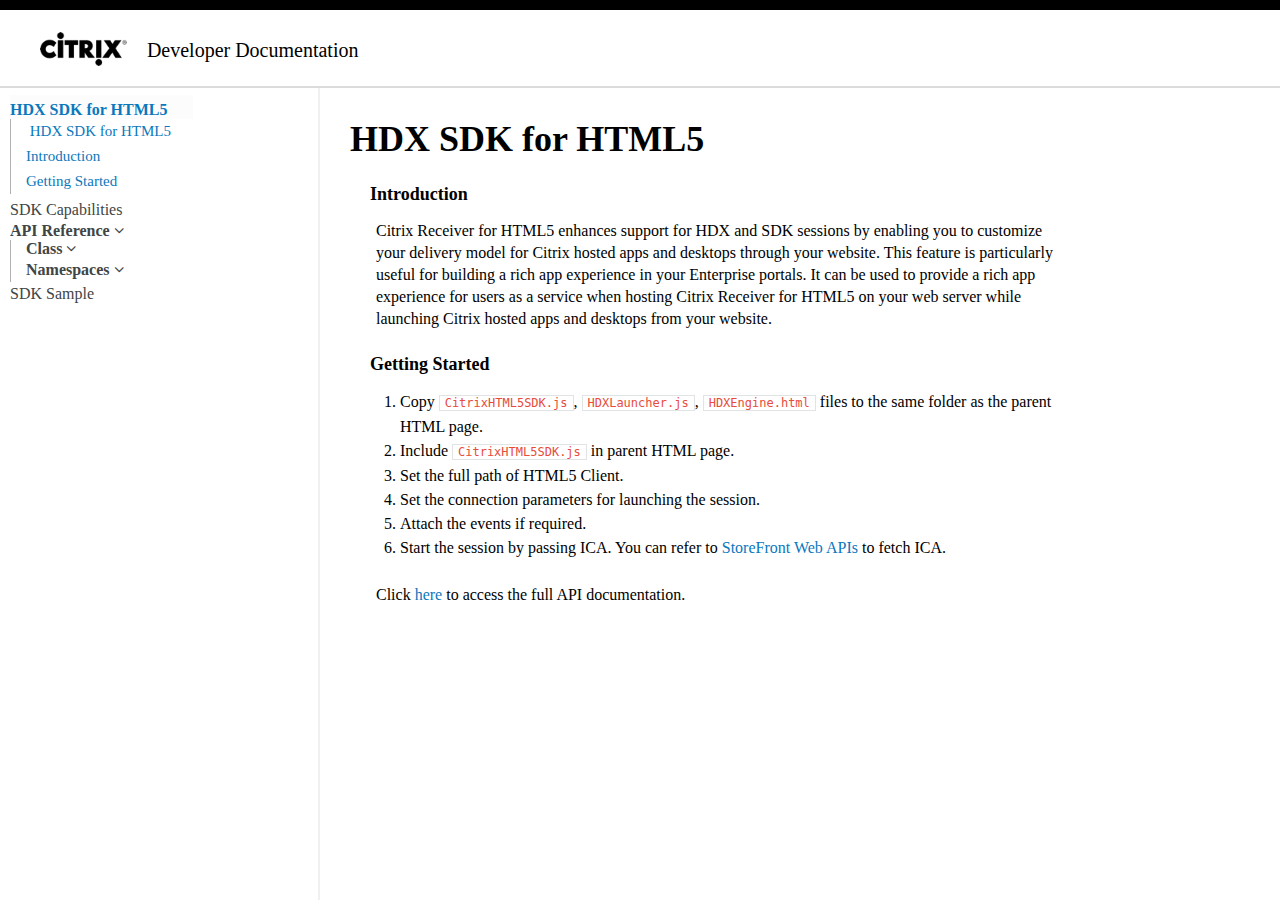
<file: site/index.html>
<!DOCTYPE html>
<!--[if IE 8]><html class="no-js lt-ie9" lang="en" > <![endif]-->
<!--[if gt IE 8]><!-->
<html class="no-js" lang="en">
  <!--<![endif]-->

  <head>
    <meta charset="utf-8">
    <meta name="viewport" content="width=device-width, initial-scale=1.0"> 
    <meta name="description" content="Reference guide for Citrix HTML5 Receiver SDK">  
    <title>Citrix HTML5 Receiver SDK</title>
     
    <link rel="shortcut icon" href="
https://www.citrix.com/etc/designs/citrix/icon-favicon.png"> 
    <link href='https://fonts.googleapis.com/css?family=Lato:400,700|Roboto+Slab:400,700|Inconsolata:400,700' rel='stylesheet' type='text/css'>

    <link rel="stylesheet" href="./css/theme.css" type="text/css" />
    <link rel="stylesheet" href="./css/theme_extra.css" type="text/css" />
    <link rel="stylesheet" href="./css/highlight.css">
    <link rel="stylesheet" href="./css/override.css" type="text/css" />
    <link rel="stylesheet" href="./css/font-awesome.css" type="text/css" /> 
    <script>
      // Current page data
      var mkdocs_page_name = "None";
      var mkdocs_page_input_path = "index.md";
      var mkdocs_page_url = "/";

    </script>
    
    <script src="./js/jquery-2.1.1.min.js"></script>
    <script src="./js/modernizr-2.8.3.min.js"></script>
    <script type="text/javascript" src="./js/highlight.pack.js"></script>
    <script src="./js/theme.js"></script>
    <script src="./js/custom.js"></script>  
  </head>

  <body class="wy-body-for-nav" role="document">

    <div class="header-top">
      
        <div class="header-top-left">
          <a href="http://citrix.github.io" class="logo-position"><img height="60" src="./img/citrixlogoblack.png" target="_blank" class="logo-citrix"><span style="color:#000;font-size: 20px;position: relative;top:4px;left:20px;">Developer Documentation</span></a>
        </div>
        <div class="header-top-right">
          <ul>

            <form id="rtd-search-form" class="wy-form" action="./search.html" method="get">
             <ul class="header-elements">
              <li class="list-inline support">
                <input name="q" id="txtName" type="text" placeholder="Search SDKs" class="searchdocs">
                <a class="fa fa-search errspan"></a>
              </li>
             <li> <a href="javascript:void(0);" style="font-size: 22px;position: relative;left: -10px;top: 3px"><i class="fa fa-globe"></i></a></li>
             </ul>
            </form>

          </ul>

        </div>
      
    </div>
    <div class="body">
      <div class="wy-grid-for-nav">

        
        <nav data-toggle="wy-nav-shift" class="wy-nav-side stickynav">
          <div class="wy-side-nav-search">
            <div role="search">
  <form id ="rtd-search-form" class="wy-form" action="./search.html" method="get">
	<i class="fa fa-search"></i>
    <input type="text" name="q" placeholder="Search docs" />
  </form>
</div>
          </div>

          <div class="wy-menu wy-menu-vertical" data-spy="affix" role="navigation" aria-label="main navigation">
            <ul class="current">
              
              
    <li class="toctree-l1 current">
        <a class="toctree-l1-a current" href=".">HDX SDK for HTML5</a>
		
            <ul style="margin-left: 0px;padding-left:15px;border-left: 1px solid #b2b2b2;">
            
                <li class="toctree-l3"><a href="#hdx-sdk-for-html5" style="padding:0px;position: relative;">&nbsp;HDX SDK for HTML5</a></li>
                
                    <li><a class="toctree-l4" href="#introduction" style="padding:0px;position: relative;">Introduction</a></li>
                
                    <li><a class="toctree-l4" href="#getting-started" style="padding:0px;position: relative;">Getting Started</a></li>
                
            
            </ul>
        
    </li>

			  
              
    <li class="toctree-l1 ">
        <a class="toctree-l1-a " href="capabilities/">SDK Capabilities</a>
		
    </li>

			  
              
    <li><span style="font-size: 16px;padding-left: 0px;">API Reference <i class="faexp fa fa-angle-down" aria-hidden="true"></i></span></li>
    <ul class="subnav" style="margin-left: 0px;padding-left:15px;border-left: 1px solid #b2b2b2;">
        
            
    <li><span style="font-size: 16px;padding-left: 0px;">Class <i class="faexp fa fa-angle-down" aria-hidden="true"></i></span></li>
    <ul class="subnav" style="margin-left: 0px;padding-left:15px;border-left: 1px solid #b2b2b2;">
        
            
    <li class="toctree-l1 ">
        <a class="toctree-l1-a " href="ReceiverError/">ReceiverError</a>
		
    </li>

        
            
    <li class="toctree-l1 ">
        <a class="toctree-l1-a " href="session/">Session</a>
		
    </li>

        
    </ul>

        
            
    <li><span style="font-size: 16px;padding-left: 0px;">Namespaces <i class="faexp fa fa-angle-down" aria-hidden="true"></i></span></li>
    <ul class="subnav" style="margin-left: 0px;padding-left:15px;border-left: 1px solid #b2b2b2;">
        
            
    <li class="toctree-l1 ">
        <a class="toctree-l1-a " href="citrix-receiver/">Receiver</a>
		
    </li>

        
    </ul>

        
            
    <li class="toctree-l1 ">
        <a class="toctree-l1-a " href="global/">Global</a>
		
    </li>

        
    </ul>

			  
              
    <li class="toctree-l1 ">
        <a class="toctree-l1-a " href="sample/">SDK Sample</a>
		
    </li>

			  
            </ul>
          </div>
          &nbsp;
        </nav>

        <section data-toggle="wy-nav-shift" class="wy-nav-content-wrap">

           
          <div class="wy-nav-content">
            <div class="rst-content">
              <!-- <div role="navigation" aria-label="breadcrumbs navigation">
  <ul class="wy-breadcrumbs">
    <li><a href=".">Docs</a> &raquo;</li>
    
      
    
    <li>HDX SDK for HTML5</li>
    <li class="wy-breadcrumbs-aside">
      
    </li>
  </ul>
  <hr/>
</div> -->
              <div role="main">
                <div class="section">
                <div class="file-format">
                 <div class="leftAlign" style="float: left;visibility: hidden;">
                  </div>
                  <div class="rightAlign" style="float: right;">
                      <span>Download full document:</span>
                      <ul class="file-types">
                        <li><a style="border: 1px solid #EE3D24;padding: 5px;font-size: 11px;color: #EE3D24;border-radius: 5px;font-weight: 700">PDF</a></li>
                        <li><a style="border: 1px solid #2A579A;padding: 5px;font-size: 11px;color: #2A579A;border-radius: 5px;font-weight: 700">DOCX</a></li>
                        <li><a style="border: 1px solid #495164;padding: 5px;font-size: 11px;color: #495164;border-radius: 5px;font-weight: 700">EMAIL</a></li>
                        <li><a style="border: 1px solid #495164;padding: 5px;font-size: 11px;color: #495164;border-radius: 5px;font-weight: 700">PRINT</a></li>
                      </ul>
                  </div>
                  </div>
                   <h1 id="hdx-sdk-for-html5"><a class="toclink" href="#hdx-sdk-for-html5">HDX SDK for HTML5</a></h1>
<h2 id="introduction"><a class="toclink" href="#introduction">Introduction</a></h2>
<p>Citrix Receiver for HTML5 enhances support for HDX and SDK sessions by enabling you to customize your delivery model for Citrix hosted apps and desktops through your website. This feature is particularly useful for building a rich app experience in your Enterprise portals. It can be used to provide a rich app experience for users as a service when hosting Citrix Receiver for HTML5 on your web server while launching Citrix hosted apps and desktops from your website.</p>
<h2 id="getting-started"><a class="toclink" href="#getting-started">Getting Started</a></h2>
<ol>
<li>Copy <code>CitrixHTML5SDK.js</code>, <code>HDXLauncher.js</code>, <code>HDXEngine.html</code> files to the
    same folder as the parent HTML page.</li>
<li>Include <code>CitrixHTML5SDK.js</code> in parent HTML page.</li>
<li>Set the full path of HTML5 Client.</li>
<li>Set the connection parameters for launching the session.</li>
<li>Attach the events if required.</li>
<li>Start the session by passing ICA. You can refer to <a href="https://www.citrix.com/downloads/storefront-web-interface/sdks/storefront-services-api-30.html">StoreFront Web APIs</a> to fetch ICA.</li>
</ol>
<p>Click <a href="./citrix-receiver">here</a> to access the full API documentation.</p> 

                </div>
              </div>

            </div>
          </div>

        </section>

      </div>
    </div>
    <!--<div class="rst-versions" role="note" style="cursor: pointer">
    <span class="rst-current-version" data-toggle="rst-current-version">
      
      
      
        <span class="next"><a href="capabilities/">Next <i class="fa fa-angle-right"></i></a></span>
      
    </span>
	<div class="footer-right">
		<ul class="social-links">
			<li class="list-inline"><a href="https://twitter.com/citrix"><i class="fa fa-twitter"></i>@citrix</a></li>
			<li class="list-inline"><a href="mailto:support@citrix.com"><i class="fa fa-envelope-o"></i>support@citrix.com</a></li>
		</ul>
		<ul class="inner-pages">
			<li class="list-inline"><a href="http://citrix.com/about/legal">Privacy and Terms</li>
		</ul>
	</div>
</div>-->

  </body>

</html>

<!--
MkDocs version : 0.16.1
Build Date UTC : 2017-05-11 11:19:47
-->
</file>
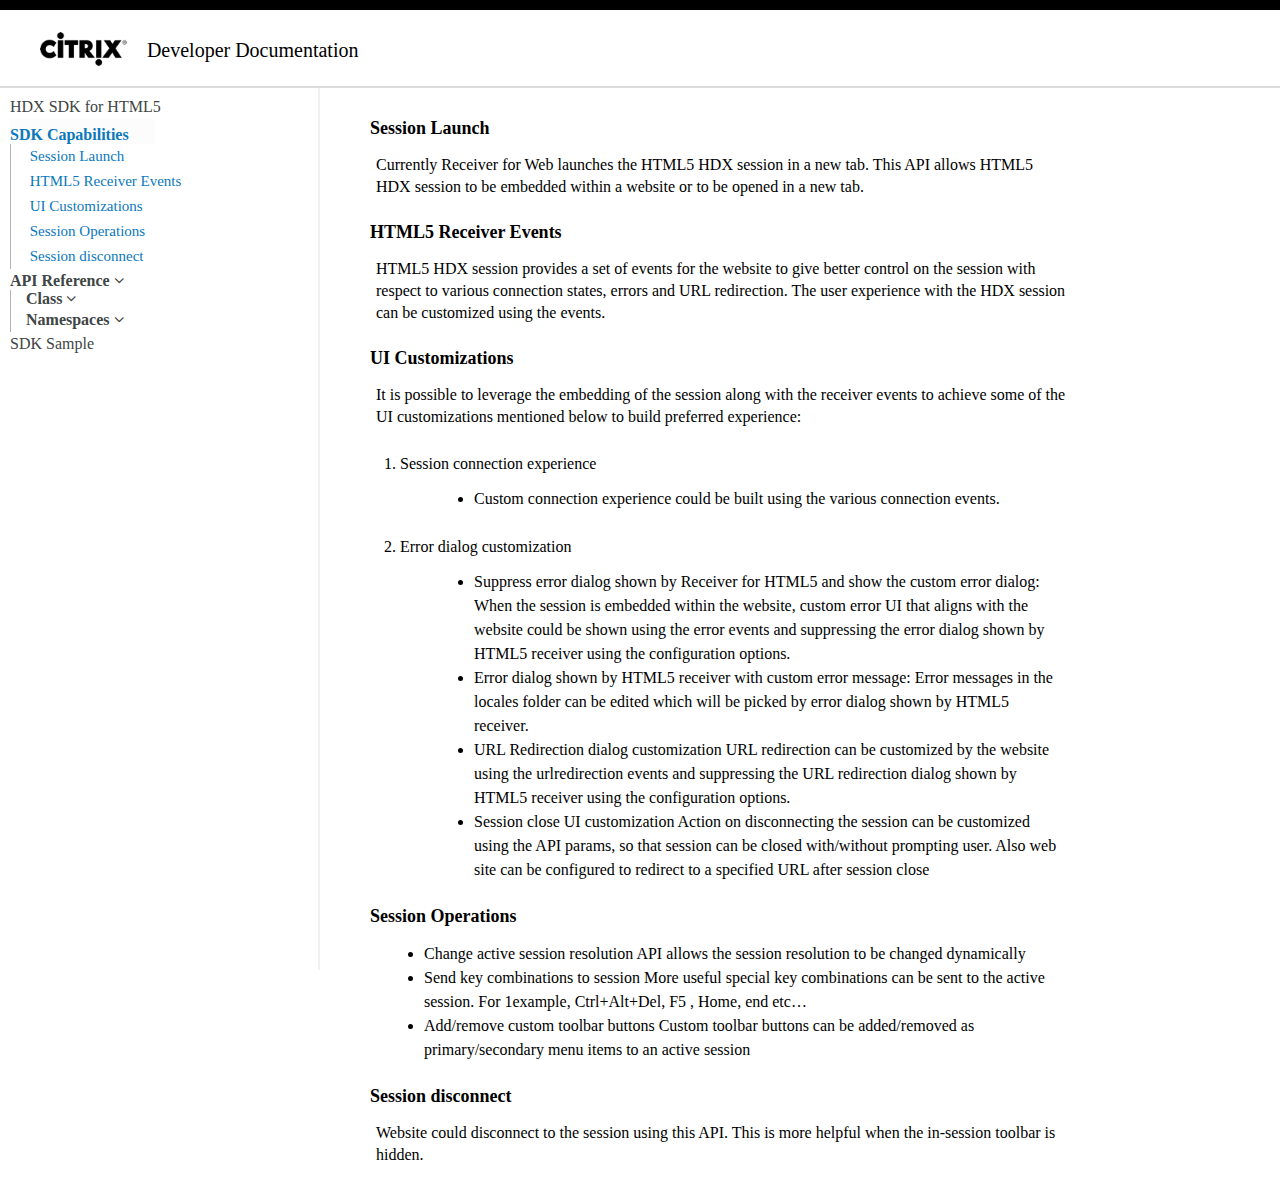
<file: site/capabilities/index.html>
<!DOCTYPE html>
<!--[if IE 8]><html class="no-js lt-ie9" lang="en" > <![endif]-->
<!--[if gt IE 8]><!-->
<html class="no-js" lang="en">
  <!--<![endif]-->

  <head>
    <meta charset="utf-8">
    <meta name="viewport" content="width=device-width, initial-scale=1.0">   
    <title>SDK Capabilities - Citrix HTML5 Receiver SDK</title>
     
    <link rel="shortcut icon" href="
https://www.citrix.com/etc/designs/citrix/icon-favicon.png"> 
    <link href='https://fonts.googleapis.com/css?family=Lato:400,700|Roboto+Slab:400,700|Inconsolata:400,700' rel='stylesheet' type='text/css'>

    <link rel="stylesheet" href="../css/theme.css" type="text/css" />
    <link rel="stylesheet" href="../css/theme_extra.css" type="text/css" />
    <link rel="stylesheet" href="../css/highlight.css">
    <link rel="stylesheet" href="../css/override.css" type="text/css" />
    <link rel="stylesheet" href="../css/font-awesome.css" type="text/css" /> 
    <script>
      // Current page data
      var mkdocs_page_name = "SDK Capabilities";
      var mkdocs_page_input_path = "capabilities.md";
      var mkdocs_page_url = "/capabilities/";

    </script>
    
    <script src="../js/jquery-2.1.1.min.js"></script>
    <script src="../js/modernizr-2.8.3.min.js"></script>
    <script type="text/javascript" src="../js/highlight.pack.js"></script>
    <script src="../js/theme.js"></script>
    <script src="../js/custom.js"></script>  
  </head>

  <body class="wy-body-for-nav" role="document">

    <div class="header-top">
      
        <div class="header-top-left">
          <a href="http://citrix.github.io" class="logo-position"><img height="60" src="../img/citrixlogoblack.png" target="_blank" class="logo-citrix"><span style="color:#000;font-size: 20px;position: relative;top:4px;left:20px;">Developer Documentation</span></a>
        </div>
        <div class="header-top-right">
          <ul>

            <form id="rtd-search-form" class="wy-form" action="../search.html" method="get">
             <ul class="header-elements">
              <li class="list-inline support">
                <input name="q" id="txtName" type="text" placeholder="Search SDKs" class="searchdocs">
                <a class="fa fa-search errspan"></a>
              </li>
             <li> <a href="javascript:void(0);" style="font-size: 22px;position: relative;left: -10px;top: 3px"><i class="fa fa-globe"></i></a></li>
             </ul>
            </form>

          </ul>

        </div>
      
    </div>
    <div class="body">
      <div class="wy-grid-for-nav">

        
        <nav data-toggle="wy-nav-shift" class="wy-nav-side stickynav">
          <div class="wy-side-nav-search">
            <div role="search">
  <form id ="rtd-search-form" class="wy-form" action="../search.html" method="get">
	<i class="fa fa-search"></i>
    <input type="text" name="q" placeholder="Search docs" />
  </form>
</div>
          </div>

          <div class="wy-menu wy-menu-vertical" data-spy="affix" role="navigation" aria-label="main navigation">
            <ul class="current">
              
              
    <li class="toctree-l1 ">
        <a class="toctree-l1-a " href="..">HDX SDK for HTML5</a>
		
    </li>

			  
              
    <li class="toctree-l1 current">
        <a class="toctree-l1-a current" href="./">SDK Capabilities</a>
		
            <ul style="margin-left: 0px;padding-left:15px;border-left: 1px solid #b2b2b2;">
            
                <li class="toctree-l3"><a href="#session-launch" style="padding:0px;position: relative;">&nbsp;Session Launch</a></li>
                
            
                <li class="toctree-l3"><a href="#html5-receiver-events" style="padding:0px;position: relative;">&nbsp;HTML5 Receiver Events</a></li>
                
            
                <li class="toctree-l3"><a href="#ui-customizations" style="padding:0px;position: relative;">&nbsp;UI Customizations</a></li>
                
            
                <li class="toctree-l3"><a href="#session-operations" style="padding:0px;position: relative;">&nbsp;Session Operations</a></li>
                
            
                <li class="toctree-l3"><a href="#session-disconnect" style="padding:0px;position: relative;">&nbsp;Session disconnect</a></li>
                
            
            </ul>
        
    </li>

			  
              
    <li><span style="font-size: 16px;padding-left: 0px;">API Reference <i class="faexp fa fa-angle-down" aria-hidden="true"></i></span></li>
    <ul class="subnav" style="margin-left: 0px;padding-left:15px;border-left: 1px solid #b2b2b2;">
        
            
    <li><span style="font-size: 16px;padding-left: 0px;">Class <i class="faexp fa fa-angle-down" aria-hidden="true"></i></span></li>
    <ul class="subnav" style="margin-left: 0px;padding-left:15px;border-left: 1px solid #b2b2b2;">
        
            
    <li class="toctree-l1 ">
        <a class="toctree-l1-a " href="../ReceiverError/">ReceiverError</a>
		
    </li>

        
            
    <li class="toctree-l1 ">
        <a class="toctree-l1-a " href="../session/">Session</a>
		
    </li>

        
    </ul>

        
            
    <li><span style="font-size: 16px;padding-left: 0px;">Namespaces <i class="faexp fa fa-angle-down" aria-hidden="true"></i></span></li>
    <ul class="subnav" style="margin-left: 0px;padding-left:15px;border-left: 1px solid #b2b2b2;">
        
            
    <li class="toctree-l1 ">
        <a class="toctree-l1-a " href="../citrix-receiver/">Receiver</a>
		
    </li>

        
    </ul>

        
            
    <li class="toctree-l1 ">
        <a class="toctree-l1-a " href="../global/">Global</a>
		
    </li>

        
    </ul>

			  
              
    <li class="toctree-l1 ">
        <a class="toctree-l1-a " href="../sample/">SDK Sample</a>
		
    </li>

			  
            </ul>
          </div>
          &nbsp;
        </nav>

        <section data-toggle="wy-nav-shift" class="wy-nav-content-wrap">

           
          <div class="wy-nav-content">
            <div class="rst-content">
              <!-- <div role="navigation" aria-label="breadcrumbs navigation">
  <ul class="wy-breadcrumbs">
    <li><a href="..">Docs</a> &raquo;</li>
    
      
    
    <li>SDK Capabilities</li>
    <li class="wy-breadcrumbs-aside">
      
    </li>
  </ul>
  <hr/>
</div> -->
              <div role="main">
                <div class="section">
                <div class="file-format">
                 <div class="leftAlign" style="float: left;visibility: hidden;">
                  </div>
                  <div class="rightAlign" style="float: right;">
                      <span>Download full document:</span>
                      <ul class="file-types">
                        <li><a style="border: 1px solid #EE3D24;padding: 5px;font-size: 11px;color: #EE3D24;border-radius: 5px;font-weight: 700">PDF</a></li>
                        <li><a style="border: 1px solid #2A579A;padding: 5px;font-size: 11px;color: #2A579A;border-radius: 5px;font-weight: 700">DOCX</a></li>
                        <li><a style="border: 1px solid #495164;padding: 5px;font-size: 11px;color: #495164;border-radius: 5px;font-weight: 700">EMAIL</a></li>
                        <li><a style="border: 1px solid #495164;padding: 5px;font-size: 11px;color: #495164;border-radius: 5px;font-weight: 700">PRINT</a></li>
                      </ul>
                  </div>
                  </div>
                   <h2 id="session-launch"><a class="toclink" href="#session-launch">Session Launch</a></h2>
<p>Currently Receiver for Web launches the HTML5 HDX session in a new tab. This API allows HTML5 HDX session to be embedded within a website or to be opened in a new tab.</p>
<h2 id="html5-receiver-events"><a class="toclink" href="#html5-receiver-events">HTML5 Receiver Events</a></h2>
<p>HTML5 HDX session provides a set of events for the website to give better control on the session with respect to various connection states, errors and URL redirection. The user experience with the HDX session can be customized using the events.</p>
<h2 id="ui-customizations"><a class="toclink" href="#ui-customizations">UI Customizations</a></h2>
<p>It is possible to leverage the embedding of the session along with the receiver events to achieve some of the UI customizations mentioned below to build preferred experience:</p>
<ol>
<li>
<p>Session connection experience</p>
<blockquote>
<ul>
<li>Custom connection experience could be built using the various connection events.</li>
</ul>
</blockquote>
</li>
<li>
<p>Error dialog customization</p>
<blockquote>
<ul>
<li>Suppress error dialog shown by Receiver for HTML5 and show the custom error dialog: When the session is embedded within the website, custom error UI that aligns with the website could be shown using the error events and suppressing the error dialog shown by HTML5 receiver using the configuration options.</li>
<li>Error dialog shown by HTML5 receiver with custom error message: Error messages in the locales folder can be edited which will be picked by error dialog shown by HTML5 receiver.</li>
<li>URL Redirection dialog customization URL redirection can be customized by the website using the urlredirection events and suppressing the URL redirection dialog shown by HTML5 receiver using the configuration options.</li>
<li>Session close UI customization Action on disconnecting the session can be customized using the API params, so that session can be closed with/without prompting user. Also web site can be configured to redirect to a specified URL after session close</li>
</ul>
</blockquote>
</li>
</ol>
<h2 id="session-operations"><a class="toclink" href="#session-operations">Session Operations</a></h2>
<blockquote>
<ul>
<li>Change active session resolution API allows the session resolution to be changed dynamically</li>
<li>Send key combinations to session More useful special key combinations can be sent to the active session. For 1example, Ctrl+Alt+Del, F5 , Home, end etc…</li>
<li>Add/remove custom toolbar buttons Custom toolbar buttons can be added/removed as primary/secondary menu items to an active session</li>
</ul>
</blockquote>
<h2 id="session-disconnect"><a class="toclink" href="#session-disconnect">Session disconnect</a></h2>
<p>Website could disconnect to the session using this API. This is more helpful when the in-session toolbar is hidden.</p> 

                </div>
              </div>

            </div>
          </div>

        </section>

      </div>
    </div>
    <!--<div class="rst-versions" role="note" style="cursor: pointer">
    <span class="rst-current-version" data-toggle="rst-current-version">
      
      
        <span class="prev"><a href=".."><i class="fa fa-angle-left"></i> Previous</a></span>
      
      
        <span class="next"><a href="../ReceiverError/">Next <i class="fa fa-angle-right"></i></a></span>
      
    </span>
	<div class="footer-right">
		<ul class="social-links">
			<li class="list-inline"><a href="https://twitter.com/citrix"><i class="fa fa-twitter"></i>@citrix</a></li>
			<li class="list-inline"><a href="mailto:support@citrix.com"><i class="fa fa-envelope-o"></i>support@citrix.com</a></li>
		</ul>
		<ul class="inner-pages">
			<li class="list-inline"><a href="http://citrix.com/about/legal">Privacy and Terms</li>
		</ul>
	</div>
</div>-->

  </body>

</html>
</file>
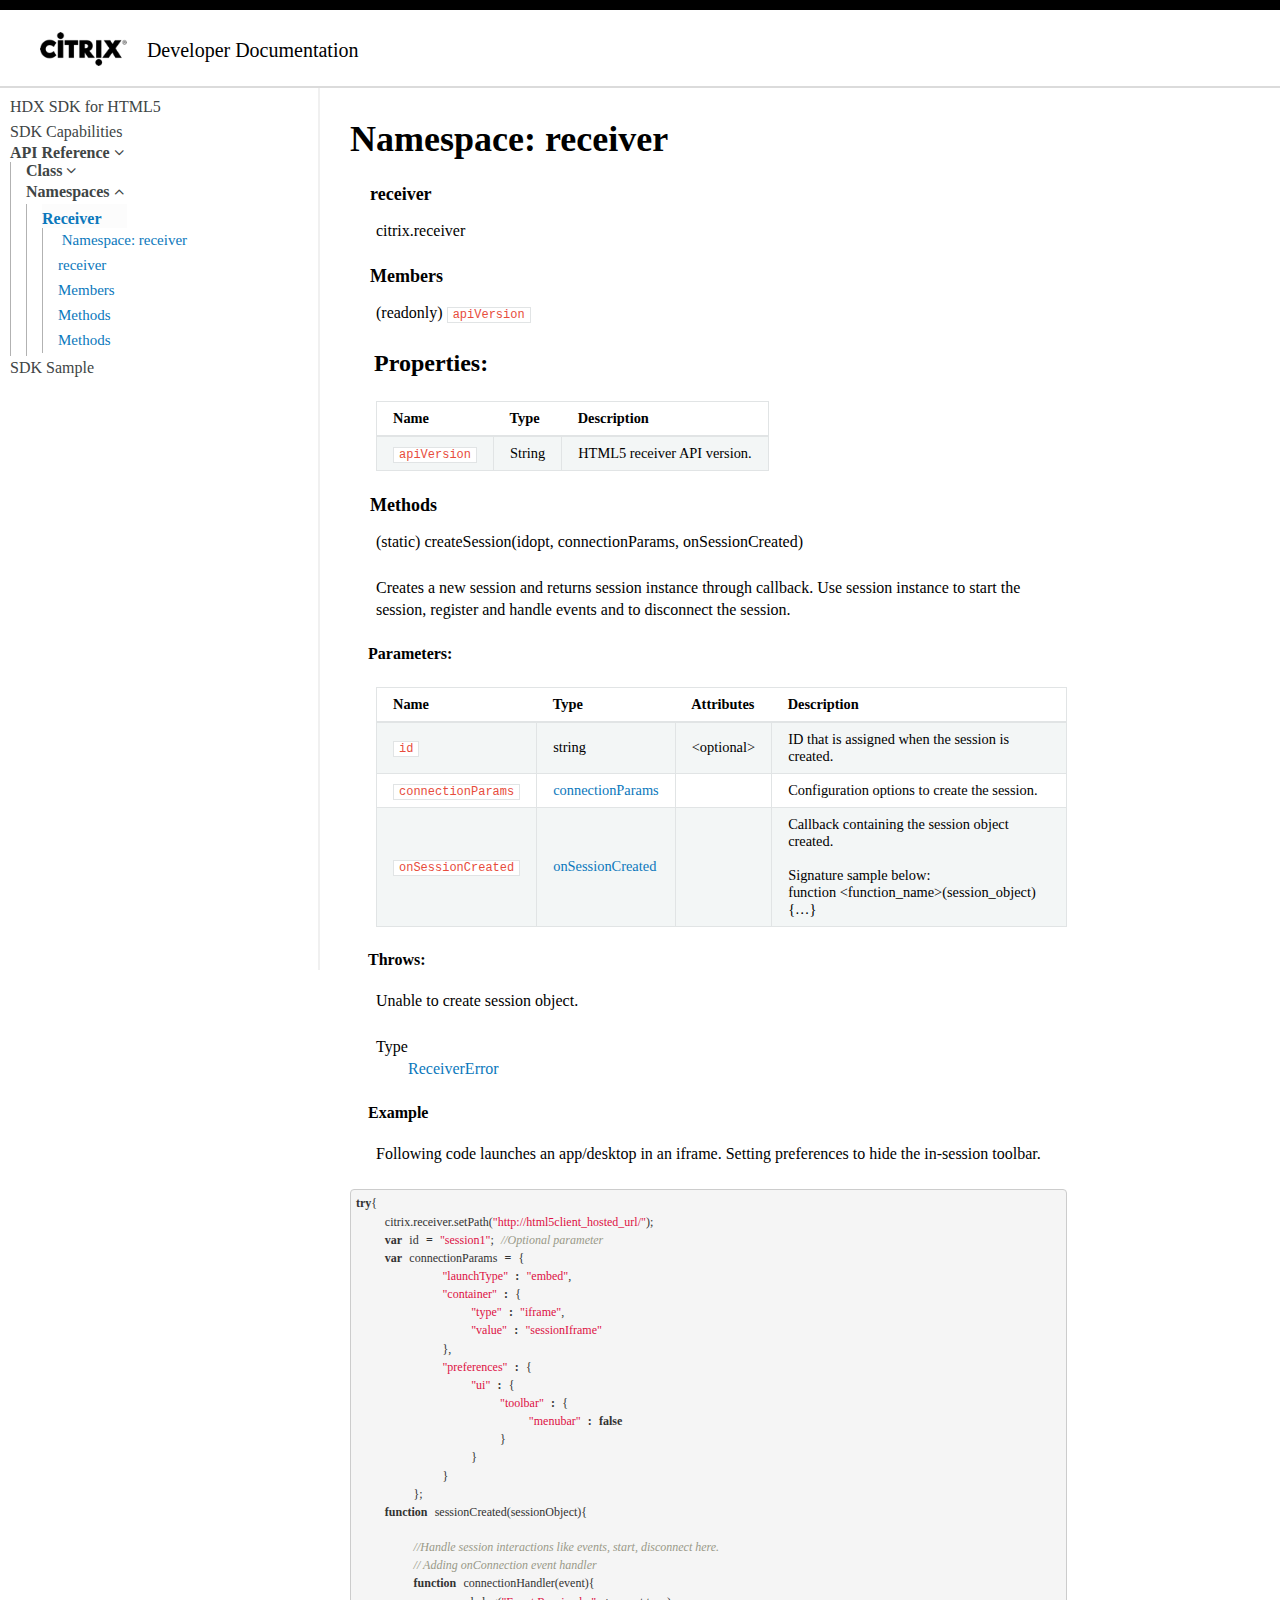
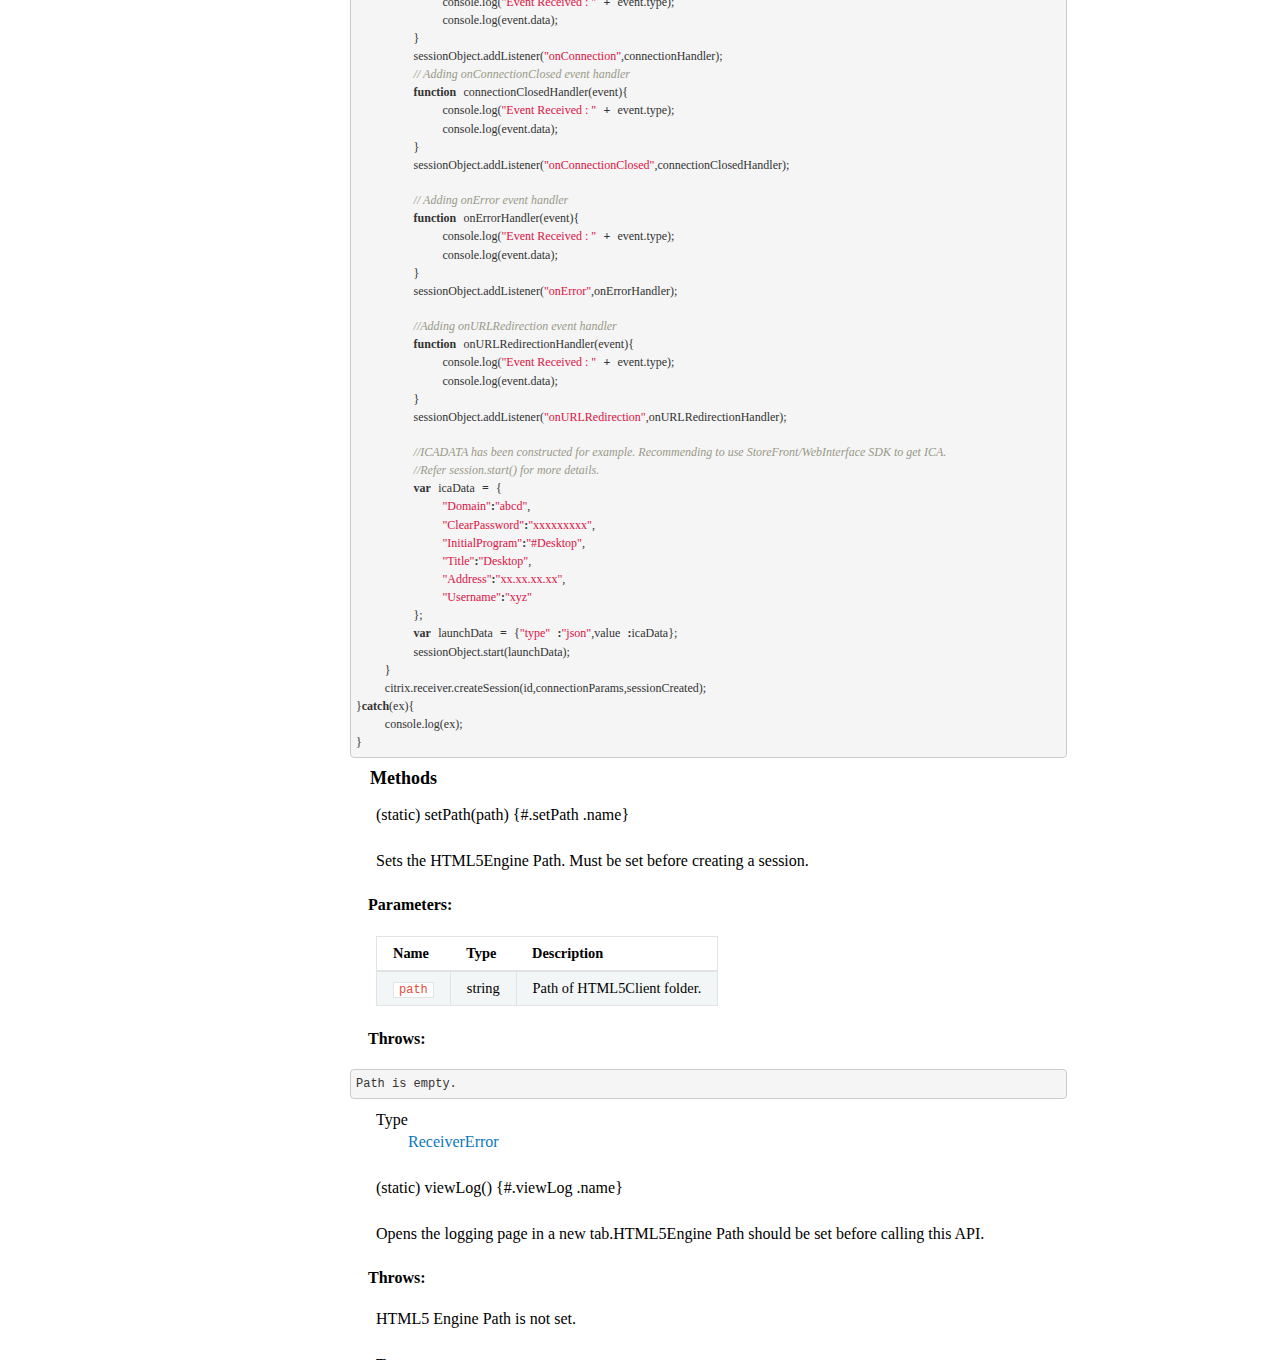
<file: site/citrix-receiver/index.html>
<!DOCTYPE html>
<!--[if IE 8]><html class="no-js lt-ie9" lang="en" > <![endif]-->
<!--[if gt IE 8]><!-->
<html class="no-js" lang="en">
  <!--<![endif]-->

  <head>
    <meta charset="utf-8">
    <meta name="viewport" content="width=device-width, initial-scale=1.0">   
    <title>Receiver - Citrix HTML5 Receiver SDK</title>
     
    <link rel="shortcut icon" href="
https://www.citrix.com/etc/designs/citrix/icon-favicon.png"> 
    <link href='https://fonts.googleapis.com/css?family=Lato:400,700|Roboto+Slab:400,700|Inconsolata:400,700' rel='stylesheet' type='text/css'>

    <link rel="stylesheet" href="../css/theme.css" type="text/css" />
    <link rel="stylesheet" href="../css/theme_extra.css" type="text/css" />
    <link rel="stylesheet" href="../css/highlight.css">
    <link rel="stylesheet" href="../css/override.css" type="text/css" />
    <link rel="stylesheet" href="../css/font-awesome.css" type="text/css" /> 
    <script>
      // Current page data
      var mkdocs_page_name = "Receiver";
      var mkdocs_page_input_path = "citrix-receiver.md";
      var mkdocs_page_url = "/citrix-receiver/";

    </script>
    
    <script src="../js/jquery-2.1.1.min.js"></script>
    <script src="../js/modernizr-2.8.3.min.js"></script>
    <script type="text/javascript" src="../js/highlight.pack.js"></script>
    <script src="../js/theme.js"></script>
    <script src="../js/custom.js"></script>  
  </head>

  <body class="wy-body-for-nav" role="document">

    <div class="header-top">
      
        <div class="header-top-left">
          <a href="http://citrix.github.io" class="logo-position"><img height="60" src="../img/citrixlogoblack.png" target="_blank" class="logo-citrix"><span style="color:#000;font-size: 20px;position: relative;top:4px;left:20px;">Developer Documentation</span></a>
        </div>
        <div class="header-top-right">
          <ul>

            <form id="rtd-search-form" class="wy-form" action="../search.html" method="get">
             <ul class="header-elements">
              <li class="list-inline support">
                <input name="q" id="txtName" type="text" placeholder="Search SDKs" class="searchdocs">
                <a class="fa fa-search errspan"></a>
              </li>
             <li> <a href="javascript:void(0);" style="font-size: 22px;position: relative;left: -10px;top: 3px"><i class="fa fa-globe"></i></a></li>
             </ul>
            </form>

          </ul>

        </div>
      
    </div>
    <div class="body">
      <div class="wy-grid-for-nav">

        
        <nav data-toggle="wy-nav-shift" class="wy-nav-side stickynav">
          <div class="wy-side-nav-search">
            <div role="search">
  <form id ="rtd-search-form" class="wy-form" action="../search.html" method="get">
	<i class="fa fa-search"></i>
    <input type="text" name="q" placeholder="Search docs" />
  </form>
</div>
          </div>

          <div class="wy-menu wy-menu-vertical" data-spy="affix" role="navigation" aria-label="main navigation">
            <ul class="current">
              
              
    <li class="toctree-l1 ">
        <a class="toctree-l1-a " href="..">HDX SDK for HTML5</a>
		
    </li>

			  
              
    <li class="toctree-l1 ">
        <a class="toctree-l1-a " href="../capabilities/">SDK Capabilities</a>
		
    </li>

			  
              
    <li><span style="font-size: 16px;padding-left: 0px;">API Reference <i class="faexp fa fa-angle-down" aria-hidden="true"></i></span></li>
    <ul class="subnav" style="margin-left: 0px;padding-left:15px;border-left: 1px solid #b2b2b2;">
        
            
    <li><span style="font-size: 16px;padding-left: 0px;">Class <i class="faexp fa fa-angle-down" aria-hidden="true"></i></span></li>
    <ul class="subnav" style="margin-left: 0px;padding-left:15px;border-left: 1px solid #b2b2b2;">
        
            
    <li class="toctree-l1 ">
        <a class="toctree-l1-a " href="../ReceiverError/">ReceiverError</a>
		
    </li>

        
            
    <li class="toctree-l1 ">
        <a class="toctree-l1-a " href="../session/">Session</a>
		
    </li>

        
    </ul>

        
            
    <li><span style="font-size: 16px;padding-left: 0px;">Namespaces <i class="faexp fa fa-angle-down" aria-hidden="true"></i></span></li>
    <ul class="subnav" style="margin-left: 0px;padding-left:15px;border-left: 1px solid #b2b2b2;">
        
            
    <li class="toctree-l1 current">
        <a class="toctree-l1-a current" href="./">Receiver</a>
		
            <ul style="margin-left: 0px;padding-left:15px;border-left: 1px solid #b2b2b2;">
            
                <li class="toctree-l3"><a href="#namespace-receiver" style="padding:0px;position: relative;">&nbsp;Namespace: receiver</a></li>
                
                    <li><a class="toctree-l4" href="#receiver" style="padding:0px;position: relative;">receiver</a></li>
                
                    <li><a class="toctree-l4" href="#members" style="padding:0px;position: relative;">Members</a></li>
                
                    <li><a class="toctree-l4" href="#methods" style="padding:0px;position: relative;">Methods</a></li>
                
                    <li><a class="toctree-l4" href="#methods_1" style="padding:0px;position: relative;">Methods</a></li>
                
            
            </ul>
        
    </li>

        
    </ul>

        
            
    <li class="toctree-l1 ">
        <a class="toctree-l1-a " href="../global/">Global</a>
		
    </li>

        
    </ul>

			  
              
    <li class="toctree-l1 ">
        <a class="toctree-l1-a " href="../sample/">SDK Sample</a>
		
    </li>

			  
            </ul>
          </div>
          &nbsp;
        </nav>

        <section data-toggle="wy-nav-shift" class="wy-nav-content-wrap">

           
          <div class="wy-nav-content">
            <div class="rst-content">
              <!-- <div role="navigation" aria-label="breadcrumbs navigation">
  <ul class="wy-breadcrumbs">
    <li><a href="..">Docs</a> &raquo;</li>
    
      
        
          <li>API Reference &raquo;</li>
        
      
        
          <li>Namespaces &raquo;</li>
        
      
    
    <li>Receiver</li>
    <li class="wy-breadcrumbs-aside">
      
    </li>
  </ul>
  <hr/>
</div> -->
              <div role="main">
                <div class="section">
                <div class="file-format">
                 <div class="leftAlign" style="float: left;visibility: hidden;">
                  </div>
                  <div class="rightAlign" style="float: right;">
                      <span>Download full document:</span>
                      <ul class="file-types">
                        <li><a style="border: 1px solid #EE3D24;padding: 5px;font-size: 11px;color: #EE3D24;border-radius: 5px;font-weight: 700">PDF</a></li>
                        <li><a style="border: 1px solid #2A579A;padding: 5px;font-size: 11px;color: #2A579A;border-radius: 5px;font-weight: 700">DOCX</a></li>
                        <li><a style="border: 1px solid #495164;padding: 5px;font-size: 11px;color: #495164;border-radius: 5px;font-weight: 700">EMAIL</a></li>
                        <li><a style="border: 1px solid #495164;padding: 5px;font-size: 11px;color: #495164;border-radius: 5px;font-weight: 700">PRINT</a></li>
                      </ul>
                  </div>
                  </div>
                   <h1 id="namespace-receiver"><a class="toclink" href="#namespace-receiver">Namespace: receiver</a></h1>
<h2 id="receiver"><a class="toclink" href="#receiver">receiver</a></h2>
<p>citrix.receiver</p>
<h2 id="members"><a class="toclink" href="#members">Members</a></h2>
<p><span class="type-signature">(readonly) </span><code>apiVersion</code><span class="type-signature"></span> </p>
<h3 id="properties"><a class="toclink" href="#properties">Properties:</a></h3>
<table>
<thead>
<tr>
<th>Name</th>
<th>Type</th>
<th>Description</th>
</tr>
</thead>
<tbody>
<tr>
<td><code>apiVersion</code></td>
<td><span class="param-type">String</span></td>
<td>HTML5 receiver API version.</td>
</tr>
</tbody>
</table>
<h2 id="methods"><a class="toclink" href="#methods">Methods</a></h2>
<p><span class="type-signature">(static) </span>createSession<span class="signature">(id<span class="signature-attributes">opt</span>, connectionParams, onSessionCreated)</span><span class="type-signature"></span></p>
<p>Creates a new session and returns session instance through callback. Use session instance to start the session, register and handle events and to disconnect the session.</p>
<h4 id="parameters"><a class="toclink" href="#parameters">Parameters:</a></h4>
<p><table class=params><thead><tr><th>Name<th>Type<th>Attributes<th class=last>Description<tbody><tr><td class=name><code>id</code><td class=type><span class=param-type>string</span><td class=attributes>&lt;optional&gt;<br><td class="last description">ID that is assigned when the session is created.<tr><td class=name><code>connectionParams</code><td class=type><span class=param-type><a href=/global#connectionParams>connectionParams</a></span><td class=attributes><td class="last description">Configuration options to create the session.<tr><td class=name><code>onSessionCreated</code><td class=type><span class=param-type><a href=/global#onSessionCreated>onSessionCreated</a></span><td class=attributes><td class="last description">Callback containing the session object created.<br><br>Signature sample below:<br>function &lt;function_name&gt;(session_object){…}</table></p>
<h4 id="throws"><a class="toclink" href="#throws">Throws:</a></h4>
<p>Unable to create session object.</p>
<p>Type <br />
&nbsp;&nbsp;&nbsp;&nbsp;&nbsp;&nbsp;&nbsp;&nbsp;<span class="param-type"><a href="../ReceiverError">ReceiverError</a></span></p>
<h4 id="example"><a class="toclink" href="#example">Example</a></h4>
<p>Following code launches an app/desktop in an iframe. Setting preferences to hide the in-session toolbar.</p>
<div class="codehilite"><pre><span></span><span class="k">try</span><span class="p">{</span>
    <span class="nx">citrix</span><span class="p">.</span><span class="nx">receiver</span><span class="p">.</span><span class="nx">setPath</span><span class="p">(</span><span class="s2">&quot;http://html5client_hosted_url/&quot;</span><span class="p">);</span>
    <span class="kd">var</span> <span class="nx">id</span> <span class="o">=</span> <span class="s2">&quot;session1&quot;</span><span class="p">;</span> <span class="c1">//Optional parameter</span>
    <span class="kd">var</span> <span class="nx">connectionParams</span> <span class="o">=</span> <span class="p">{</span>
            <span class="s2">&quot;launchType&quot;</span> <span class="o">:</span> <span class="s2">&quot;embed&quot;</span><span class="p">,</span>
            <span class="s2">&quot;container&quot;</span> <span class="o">:</span> <span class="p">{</span>
                <span class="s2">&quot;type&quot;</span> <span class="o">:</span> <span class="s2">&quot;iframe&quot;</span><span class="p">,</span>
                <span class="s2">&quot;value&quot;</span> <span class="o">:</span> <span class="s2">&quot;sessionIframe&quot;</span>
            <span class="p">},</span>
            <span class="s2">&quot;preferences&quot;</span> <span class="o">:</span> <span class="p">{</span>
                <span class="s2">&quot;ui&quot;</span> <span class="o">:</span> <span class="p">{</span>
                    <span class="s2">&quot;toolbar&quot;</span> <span class="o">:</span> <span class="p">{</span>
                        <span class="s2">&quot;menubar&quot;</span> <span class="o">:</span> <span class="kc">false</span>
                    <span class="p">}</span>
                <span class="p">}</span>
            <span class="p">}</span>
        <span class="p">};</span>
    <span class="kd">function</span> <span class="nx">sessionCreated</span><span class="p">(</span><span class="nx">sessionObject</span><span class="p">){</span>

        <span class="c1">//Handle session interactions like events, start, disconnect here.              </span>
        <span class="c1">// Adding onConnection event handler</span>
        <span class="kd">function</span> <span class="nx">connectionHandler</span><span class="p">(</span><span class="nx">event</span><span class="p">){</span>
            <span class="nx">console</span><span class="p">.</span><span class="nx">log</span><span class="p">(</span><span class="s2">&quot;Event Received : &quot;</span> <span class="o">+</span> <span class="nx">event</span><span class="p">.</span><span class="nx">type</span><span class="p">);</span>
            <span class="nx">console</span><span class="p">.</span><span class="nx">log</span><span class="p">(</span><span class="nx">event</span><span class="p">.</span><span class="nx">data</span><span class="p">);</span>        
        <span class="p">}</span>               
        <span class="nx">sessionObject</span><span class="p">.</span><span class="nx">addListener</span><span class="p">(</span><span class="s2">&quot;onConnection&quot;</span><span class="p">,</span><span class="nx">connectionHandler</span><span class="p">);</span>
        <span class="c1">// Adding onConnectionClosed event handler</span>
        <span class="kd">function</span> <span class="nx">connectionClosedHandler</span><span class="p">(</span><span class="nx">event</span><span class="p">){</span>
            <span class="nx">console</span><span class="p">.</span><span class="nx">log</span><span class="p">(</span><span class="s2">&quot;Event Received : &quot;</span> <span class="o">+</span> <span class="nx">event</span><span class="p">.</span><span class="nx">type</span><span class="p">);</span>      
            <span class="nx">console</span><span class="p">.</span><span class="nx">log</span><span class="p">(</span><span class="nx">event</span><span class="p">.</span><span class="nx">data</span><span class="p">);</span>        
        <span class="p">}</span>
        <span class="nx">sessionObject</span><span class="p">.</span><span class="nx">addListener</span><span class="p">(</span><span class="s2">&quot;onConnectionClosed&quot;</span><span class="p">,</span><span class="nx">connectionClosedHandler</span><span class="p">);</span>

        <span class="c1">// Adding onError event handler</span>
        <span class="kd">function</span> <span class="nx">onErrorHandler</span><span class="p">(</span><span class="nx">event</span><span class="p">){</span>
            <span class="nx">console</span><span class="p">.</span><span class="nx">log</span><span class="p">(</span><span class="s2">&quot;Event Received : &quot;</span> <span class="o">+</span> <span class="nx">event</span><span class="p">.</span><span class="nx">type</span><span class="p">);</span>      
            <span class="nx">console</span><span class="p">.</span><span class="nx">log</span><span class="p">(</span><span class="nx">event</span><span class="p">.</span><span class="nx">data</span><span class="p">);</span>
        <span class="p">}</span>
        <span class="nx">sessionObject</span><span class="p">.</span><span class="nx">addListener</span><span class="p">(</span><span class="s2">&quot;onError&quot;</span><span class="p">,</span><span class="nx">onErrorHandler</span><span class="p">);</span>

        <span class="c1">//Adding onURLRedirection event handler</span>
        <span class="kd">function</span> <span class="nx">onURLRedirectionHandler</span><span class="p">(</span><span class="nx">event</span><span class="p">){</span>
            <span class="nx">console</span><span class="p">.</span><span class="nx">log</span><span class="p">(</span><span class="s2">&quot;Event Received : &quot;</span> <span class="o">+</span> <span class="nx">event</span><span class="p">.</span><span class="nx">type</span><span class="p">);</span>      
            <span class="nx">console</span><span class="p">.</span><span class="nx">log</span><span class="p">(</span><span class="nx">event</span><span class="p">.</span><span class="nx">data</span><span class="p">);</span>
        <span class="p">}</span>
        <span class="nx">sessionObject</span><span class="p">.</span><span class="nx">addListener</span><span class="p">(</span><span class="s2">&quot;onURLRedirection&quot;</span><span class="p">,</span><span class="nx">onURLRedirectionHandler</span><span class="p">);</span>

        <span class="c1">//ICADATA has been constructed for example. Recommending to use StoreFront/WebInterface SDK to get ICA. </span>
        <span class="c1">//Refer session.start() for more details.</span>
        <span class="kd">var</span> <span class="nx">icaData</span> <span class="o">=</span> <span class="p">{</span>
            <span class="s2">&quot;Domain&quot;</span><span class="o">:</span><span class="s2">&quot;abcd&quot;</span><span class="p">,</span>
            <span class="s2">&quot;ClearPassword&quot;</span><span class="o">:</span><span class="s2">&quot;xxxxxxxxx&quot;</span><span class="p">,</span>
            <span class="s2">&quot;InitialProgram&quot;</span><span class="o">:</span><span class="s2">&quot;#Desktop&quot;</span><span class="p">,</span>
            <span class="s2">&quot;Title&quot;</span><span class="o">:</span><span class="s2">&quot;Desktop&quot;</span><span class="p">,</span>
            <span class="s2">&quot;Address&quot;</span><span class="o">:</span><span class="s2">&quot;xx.xx.xx.xx&quot;</span><span class="p">,</span>
            <span class="s2">&quot;Username&quot;</span><span class="o">:</span><span class="s2">&quot;xyz&quot;</span>                
        <span class="p">};</span>
        <span class="kd">var</span> <span class="nx">launchData</span> <span class="o">=</span> <span class="p">{</span><span class="s2">&quot;type&quot;</span> <span class="o">:</span><span class="s2">&quot;json&quot;</span><span class="p">,</span><span class="nx">value</span> <span class="o">:</span><span class="nx">icaData</span><span class="p">};</span>   
        <span class="nx">sessionObject</span><span class="p">.</span><span class="nx">start</span><span class="p">(</span><span class="nx">launchData</span><span class="p">);</span>
    <span class="p">}</span>
    <span class="nx">citrix</span><span class="p">.</span><span class="nx">receiver</span><span class="p">.</span><span class="nx">createSession</span><span class="p">(</span><span class="nx">id</span><span class="p">,</span><span class="nx">connectionParams</span><span class="p">,</span><span class="nx">sessionCreated</span><span class="p">);</span>
<span class="p">}</span><span class="k">catch</span><span class="p">(</span><span class="nx">ex</span><span class="p">){</span>
    <span class="nx">console</span><span class="p">.</span><span class="nx">log</span><span class="p">(</span><span class="nx">ex</span><span class="p">);</span>
<span class="p">}</span>
</pre></div>


<h2 id="methods_1"><a class="toclink" href="#methods_1">Methods</a></h2>
<p><span class="type-signature">(static) </span>setPath<span class="signature">(path)</span><span class="type-signature"></span> {#.setPath .name}</p>
<p>Sets the HTML5Engine Path. Must be set before creating a session.  </p>
<h4 id="parameters_1"><a class="toclink" href="#parameters_1">Parameters:</a></h4>
<table>
<thead>
<tr>
<th>Name</th>
<th>Type</th>
<th>Description</th>
</tr>
</thead>
<tbody>
<tr>
<td><code>path</code></td>
<td><span class="param-type">string</span></td>
<td>Path of HTML5Client folder.</td>
</tr>
</tbody>
</table>
<h4 id="throws_1"><a class="toclink" href="#throws_1">Throws:</a></h4>
<div class="codehilite"><pre><span></span>Path is empty.
</pre></div>


<p>Type <br />
&nbsp;&nbsp;&nbsp;&nbsp;&nbsp;&nbsp;&nbsp;&nbsp;<span class="param-type"><a href="../ReceiverError">ReceiverError</a></span></p>
<p><span class="type-signature">(static) </span>viewLog<span class="signature">()</span><span class="type-signature"></span> {#.viewLog .name}</p>
<p>Opens the logging page in a new tab.HTML5Engine Path should be set
before calling this API.</p>
<h4 id="throws_2"><a class="toclink" href="#throws_2">Throws:</a></h4>
<p>HTML5 Engine Path is not set.</p>
<p>Type<br />
&nbsp;&nbsp;&nbsp;&nbsp;&nbsp;&nbsp;&nbsp;&nbsp;<span class="param-type"><a href="../ReceiverError">ReceiverError</a></span></p> 

                </div>
              </div>

            </div>
          </div>

        </section>

      </div>
    </div>
    <!--<div class="rst-versions" role="note" style="cursor: pointer">
    <span class="rst-current-version" data-toggle="rst-current-version">
      
      
        <span class="prev"><a href="../session/"><i class="fa fa-angle-left"></i> Previous</a></span>
      
      
        <span class="next"><a href="../global/">Next <i class="fa fa-angle-right"></i></a></span>
      
    </span>
	<div class="footer-right">
		<ul class="social-links">
			<li class="list-inline"><a href="https://twitter.com/citrix"><i class="fa fa-twitter"></i>@citrix</a></li>
			<li class="list-inline"><a href="mailto:support@citrix.com"><i class="fa fa-envelope-o"></i>support@citrix.com</a></li>
		</ul>
		<ul class="inner-pages">
			<li class="list-inline"><a href="http://citrix.com/about/legal">Privacy and Terms</li>
		</ul>
	</div>
</div>-->

  </body>

</html>
</file>
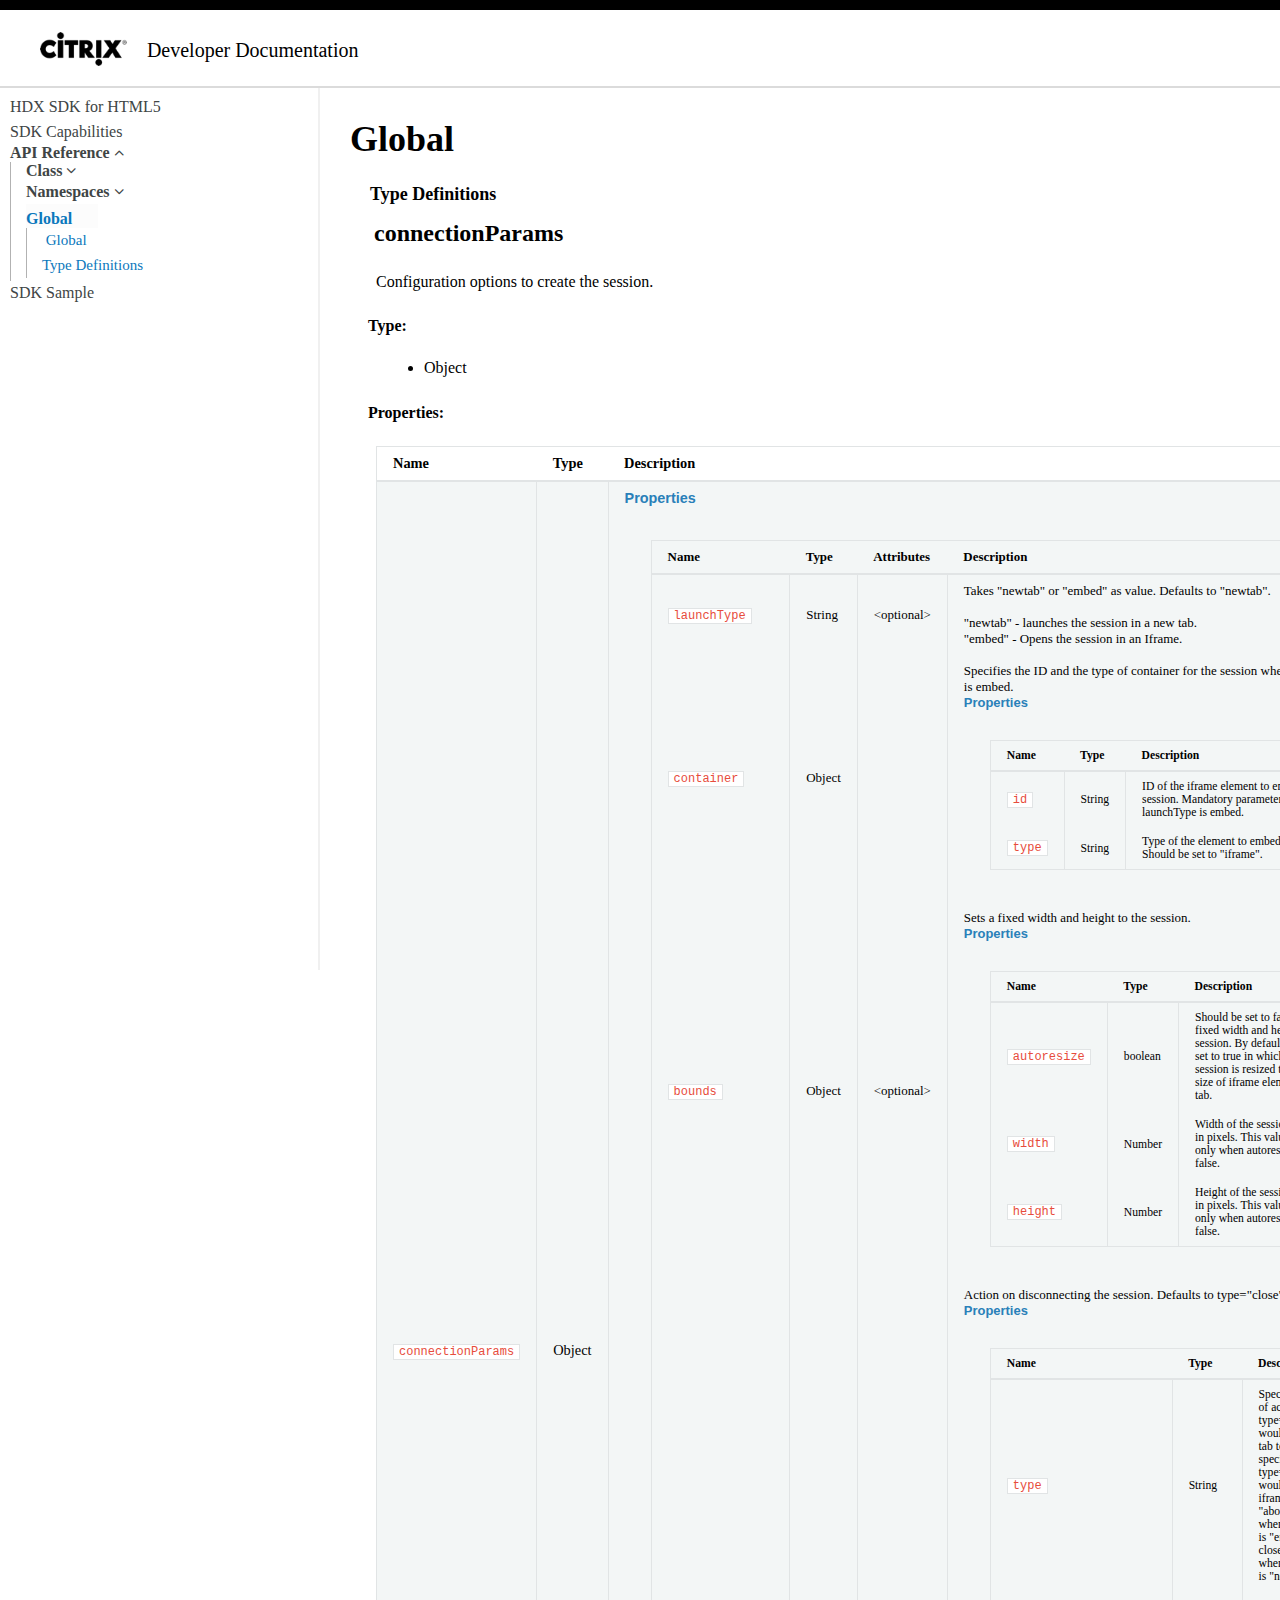
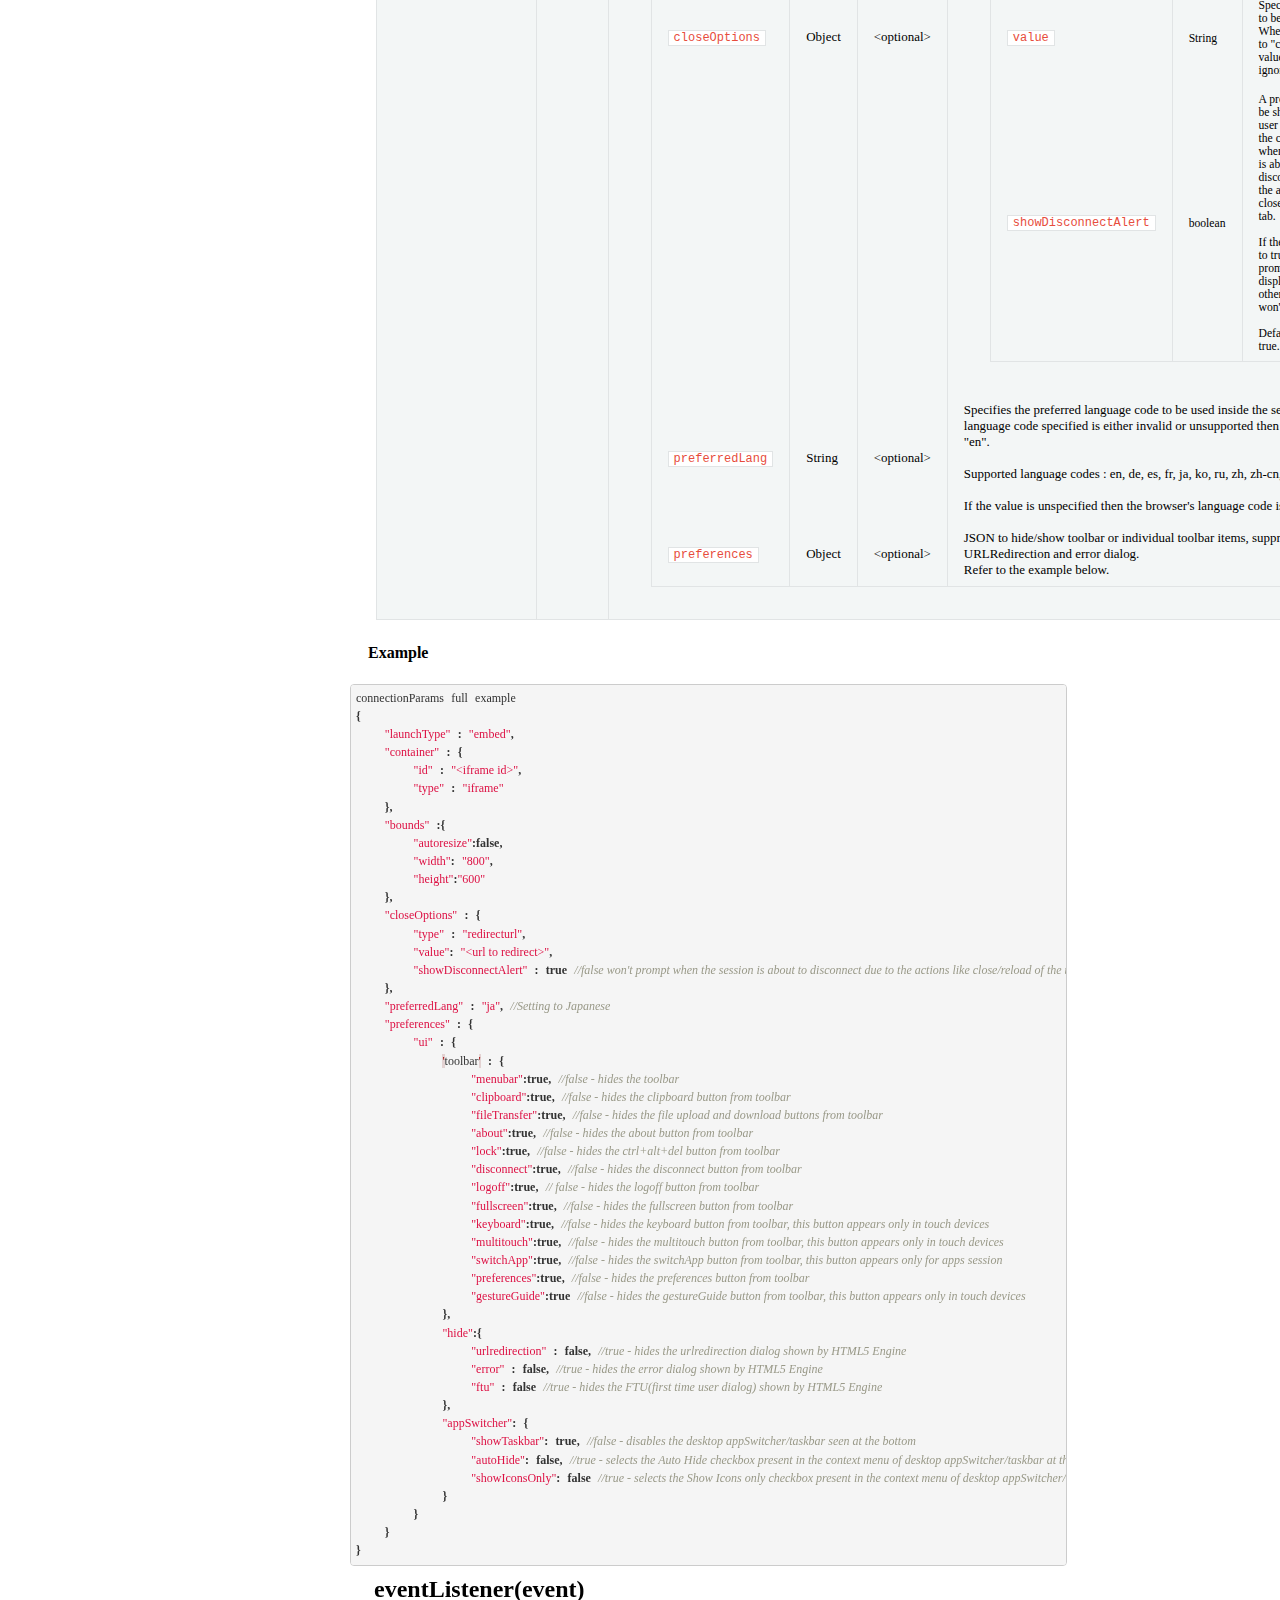
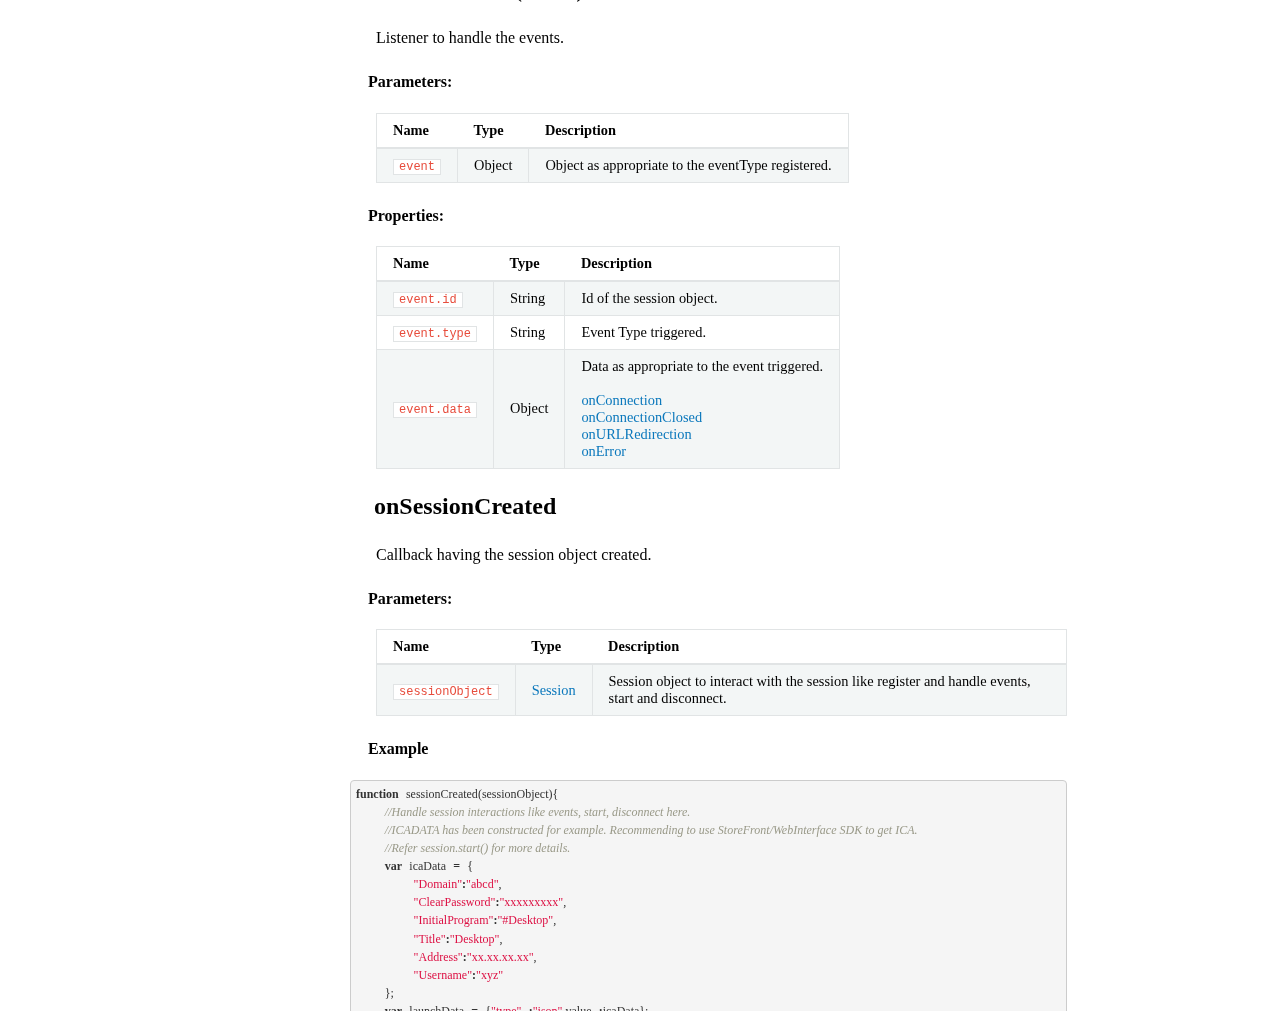
<file: site/global/index.html>
<!DOCTYPE html>
<!--[if IE 8]><html class="no-js lt-ie9" lang="en" > <![endif]-->
<!--[if gt IE 8]><!-->
<html class="no-js" lang="en">
  <!--<![endif]-->

  <head>
    <meta charset="utf-8">
    <meta name="viewport" content="width=device-width, initial-scale=1.0">   
    <title>Global - Citrix HTML5 Receiver SDK</title>
     
    <link rel="shortcut icon" href="
https://www.citrix.com/etc/designs/citrix/icon-favicon.png"> 
    <link href='https://fonts.googleapis.com/css?family=Lato:400,700|Roboto+Slab:400,700|Inconsolata:400,700' rel='stylesheet' type='text/css'>

    <link rel="stylesheet" href="../css/theme.css" type="text/css" />
    <link rel="stylesheet" href="../css/theme_extra.css" type="text/css" />
    <link rel="stylesheet" href="../css/highlight.css">
    <link rel="stylesheet" href="../css/override.css" type="text/css" />
    <link rel="stylesheet" href="../css/font-awesome.css" type="text/css" /> 
    <script>
      // Current page data
      var mkdocs_page_name = "Global";
      var mkdocs_page_input_path = "global.md";
      var mkdocs_page_url = "/global/";

    </script>
    
    <script src="../js/jquery-2.1.1.min.js"></script>
    <script src="../js/modernizr-2.8.3.min.js"></script>
    <script type="text/javascript" src="../js/highlight.pack.js"></script>
    <script src="../js/theme.js"></script>
    <script src="../js/custom.js"></script>  
  </head>

  <body class="wy-body-for-nav" role="document">

    <div class="header-top">
      
        <div class="header-top-left">
          <a href="http://citrix.github.io" class="logo-position"><img height="60" src="../img/citrixlogoblack.png" target="_blank" class="logo-citrix"><span style="color:#000;font-size: 20px;position: relative;top:4px;left:20px;">Developer Documentation</span></a>
        </div>
        <div class="header-top-right">
          <ul>

            <form id="rtd-search-form" class="wy-form" action="../search.html" method="get">
             <ul class="header-elements">
              <li class="list-inline support">
                <input name="q" id="txtName" type="text" placeholder="Search SDKs" class="searchdocs">
                <a class="fa fa-search errspan"></a>
              </li>
             <li> <a href="javascript:void(0);" style="font-size: 22px;position: relative;left: -10px;top: 3px"><i class="fa fa-globe"></i></a></li>
             </ul>
            </form>

          </ul>

        </div>
      
    </div>
    <div class="body">
      <div class="wy-grid-for-nav">

        
        <nav data-toggle="wy-nav-shift" class="wy-nav-side stickynav">
          <div class="wy-side-nav-search">
            <div role="search">
  <form id ="rtd-search-form" class="wy-form" action="../search.html" method="get">
	<i class="fa fa-search"></i>
    <input type="text" name="q" placeholder="Search docs" />
  </form>
</div>
          </div>

          <div class="wy-menu wy-menu-vertical" data-spy="affix" role="navigation" aria-label="main navigation">
            <ul class="current">
              
              
    <li class="toctree-l1 ">
        <a class="toctree-l1-a " href="..">HDX SDK for HTML5</a>
		
    </li>

			  
              
    <li class="toctree-l1 ">
        <a class="toctree-l1-a " href="../capabilities/">SDK Capabilities</a>
		
    </li>

			  
              
    <li><span style="font-size: 16px;padding-left: 0px;">API Reference <i class="faexp fa fa-angle-down" aria-hidden="true"></i></span></li>
    <ul class="subnav" style="margin-left: 0px;padding-left:15px;border-left: 1px solid #b2b2b2;">
        
            
    <li><span style="font-size: 16px;padding-left: 0px;">Class <i class="faexp fa fa-angle-down" aria-hidden="true"></i></span></li>
    <ul class="subnav" style="margin-left: 0px;padding-left:15px;border-left: 1px solid #b2b2b2;">
        
            
    <li class="toctree-l1 ">
        <a class="toctree-l1-a " href="../ReceiverError/">ReceiverError</a>
		
    </li>

        
            
    <li class="toctree-l1 ">
        <a class="toctree-l1-a " href="../session/">Session</a>
		
    </li>

        
    </ul>

        
            
    <li><span style="font-size: 16px;padding-left: 0px;">Namespaces <i class="faexp fa fa-angle-down" aria-hidden="true"></i></span></li>
    <ul class="subnav" style="margin-left: 0px;padding-left:15px;border-left: 1px solid #b2b2b2;">
        
            
    <li class="toctree-l1 ">
        <a class="toctree-l1-a " href="../citrix-receiver/">Receiver</a>
		
    </li>

        
    </ul>

        
            
    <li class="toctree-l1 current">
        <a class="toctree-l1-a current" href="./">Global</a>
		
            <ul style="margin-left: 0px;padding-left:15px;border-left: 1px solid #b2b2b2;">
            
                <li class="toctree-l3"><a href="#global" style="padding:0px;position: relative;">&nbsp;Global</a></li>
                
                    <li><a class="toctree-l4" href="#type-definitions" style="padding:0px;position: relative;">Type Definitions</a></li>
                
            
            </ul>
        
    </li>

        
    </ul>

			  
              
    <li class="toctree-l1 ">
        <a class="toctree-l1-a " href="../sample/">SDK Sample</a>
		
    </li>

			  
            </ul>
          </div>
          &nbsp;
        </nav>

        <section data-toggle="wy-nav-shift" class="wy-nav-content-wrap">

           
          <div class="wy-nav-content">
            <div class="rst-content">
              <!-- <div role="navigation" aria-label="breadcrumbs navigation">
  <ul class="wy-breadcrumbs">
    <li><a href="..">Docs</a> &raquo;</li>
    
      
        
          <li>API Reference &raquo;</li>
        
      
    
    <li>Global</li>
    <li class="wy-breadcrumbs-aside">
      
    </li>
  </ul>
  <hr/>
</div> -->
              <div role="main">
                <div class="section">
                <div class="file-format">
                 <div class="leftAlign" style="float: left;visibility: hidden;">
                  </div>
                  <div class="rightAlign" style="float: right;">
                      <span>Download full document:</span>
                      <ul class="file-types">
                        <li><a style="border: 1px solid #EE3D24;padding: 5px;font-size: 11px;color: #EE3D24;border-radius: 5px;font-weight: 700">PDF</a></li>
                        <li><a style="border: 1px solid #2A579A;padding: 5px;font-size: 11px;color: #2A579A;border-radius: 5px;font-weight: 700">DOCX</a></li>
                        <li><a style="border: 1px solid #495164;padding: 5px;font-size: 11px;color: #495164;border-radius: 5px;font-weight: 700">EMAIL</a></li>
                        <li><a style="border: 1px solid #495164;padding: 5px;font-size: 11px;color: #495164;border-radius: 5px;font-weight: 700">PRINT</a></li>
                      </ul>
                  </div>
                  </div>
                   <h1 id="global"><a class="toclink" href="#global">Global</a></h1>
<h2 id="type-definitions"><a class="toclink" href="#type-definitions">Type Definitions</a></h2>
<h3 id="connectionparams"><a class="toclink" href="#connectionparams">connectionParams</a></h3>
<p>Configuration options to create the session.</p>
<h4 id="type"><a class="toclink" href="#type">Type:</a></h4>
<blockquote>
<ul>
<li><span class="param-type">Object</span></li>
</ul>
</blockquote>
<h4 id="properties"><a class="toclink" href="#properties">Properties:</a></h4>
<p><table class="props"> <thead> <tr> <th>Name</th> <th>Type</th> <th class="last">Description</th> </tr></thead> <tbody> <tr> <td class="name"><code>connectionParams</code></td><td class="type"> <span class="param-type">Object</span> </td><td class="description last"> <h6>Properties</h6><table class="props"> <thead> <tr> <th>Name</th> <th>Type</th> <th>Attributes</th> <th class="last">Description</th> </tr></thead> <tbody> <tr> <td class="name"><code>launchType</code></td><td class="type"> <span class="param-type">String</span> </td><td class="attributes"> &lt;optional&gt;<br></td><td class="description last">Takes "newtab" or "embed" as value. Defaults to "newtab". <br><br>"newtab" - launches the session in a new tab.<br>"embed" - Opens the session in an Iframe.</td></tr><tr> <td class="name"><code>container</code></td><td class="type"> <span class="param-type">Object</span> </td><td class="attributes"> </td><td class="description last">Specifies the ID and the type of container for the session when launchType is embed. <br><h6>Properties</h6><table class="props"> <thead> <tr> <th>Name</th> <th>Type</th> <th class="last">Description</th> </tr></thead> <tbody> <tr> <td class="name"><code>id</code></td><td class="type"> <span class="param-type">String</span> </td><td class="description last">ID of the iframe element to embed the session. Mandatory parameter when launchType is embed.</td></tr><tr> <td class="name"><code>type</code></td><td class="type"> <span class="param-type">String</span> </td><td class="description last">Type of the element to embed the session. Should be set to "iframe".</td></tr></tbody></table> </td></tr><tr> <td class="name"><code>bounds</code></td><td class="type"> <span class="param-type">Object</span> </td><td class="attributes"> &lt;optional&gt;<br></td><td class="description last">Sets a fixed width and height to the session. <h6>Properties</h6><table class="props"> <thead> <tr> <th>Name</th> <th>Type</th> <th class="last">Description</th> </tr></thead> <tbody> <tr> <td class="name"><code>autoresize</code></td><td class="type"> <span class="param-type">boolean</span> </td><td class="description last">Should be set to false to give fixed width and height to session. By default, this value is set to true in which case the session is resized to match the size of iframe element or the tab.</td></tr><tr> <td class="name"><code>width</code></td><td class="type"> <span class="param-type">Number</span> </td><td class="description last">Width of the session specified in pixels. This value will be set only when autoresize is set to false.</td></tr><tr> <td class="name"><code>height</code></td><td class="type"> <span class="param-type">Number</span> </td><td class="description last">Height of the session specified in pixels. This value will be set only when autoresize is set to false.</td></tr></tbody></table> </td></tr><tr> <td class="name"><code>closeOptions</code></td><td class="type"> <span class="param-type">Object</span> </td><td class="attributes"> &lt;optional&gt;<br></td><td class="description last">Action on disconnecting the session. Defaults to type="close". <h6>Properties</h6><table class="props"> <thead> <tr> <th>Name</th> <th>Type</th> <th class="last">Description</th> </tr></thead> <tbody> <tr> <td class="name"><code>type</code></td><td class="type"> <span class="param-type">String</span> </td><td class="description last">Specifies the type of action.<br>type=”redirectUrl” would redirect the tab to the URL specified in value.<br>type=”close” would set the iframe src to "about:blank" when launchType is "embed" and closes the tab when launchType is "newtab".</td></tr><tr> <td class="name"><code>value</code></td><td class="type"> <span class="param-type">String</span> </td><td class="description last">Specifies the URL to be redirected. When type is set to "close",this value would be ignored.</td></tr><tr> <td class="name"><code>showDisconnectAlert</code></td><td class="type"> <span class="param-type">boolean</span> </td><td class="description last">A prompt would be shown to the user to stay/leave the current page when the session is about to disconnect due to the actions like close/reload of the tab. <br><br>If the value is set to true then the prompt is displayed otherwise prompt won't be shown. <br><br>Default value is true.</td></tr></tbody></table> </td></tr><tr> <td class="name"><code>preferredLang</code></td><td class="type"> <span class="param-type">String</span> </td><td class="attributes"> &lt;optional&gt;<br></td><td class="description last">Specifies the preferred language code to be used inside the session. If the language code specified is either invalid or unsupported then it falls back to "en". <br><br>Supported language codes : en, de, es, fr, ja, ko, ru, zh, zh-cn, zh-tw <br><br>If the value is unspecified then the browser's language code is used.</td></tr><tr> <td class="name"><code>preferences</code></td><td class="type"> <span class="param-type">Object</span> </td><td class="attributes"> &lt;optional&gt;<br></td><td class="description last">JSON to hide/show toolbar or individual toolbar items, suppressing the FTU, URLRedirection and error dialog.<br>Refer to the example below.</td></tr></tbody></table> </td></tr></tbody></table></p>
<h4 id="example"><a class="toclink" href="#example">Example</a></h4>
<div class="codehilite"><pre><span></span><span class="n">connectionParams</span> <span class="n">full</span> <span class="n">example</span>
<span class="o">{</span>
    <span class="s">&quot;launchType&quot;</span> <span class="o">:</span> <span class="s">&quot;embed&quot;</span><span class="o">,</span>
    <span class="s">&quot;container&quot;</span> <span class="o">:</span> <span class="o">{</span>
        <span class="s">&quot;id&quot;</span> <span class="o">:</span> <span class="s">&quot;&lt;iframe id&gt;&quot;</span><span class="o">,</span>
        <span class="s">&quot;type&quot;</span> <span class="o">:</span> <span class="s">&quot;iframe&quot;</span>
    <span class="o">},</span>
    <span class="s">&quot;bounds&quot;</span> <span class="o">:{</span>
        <span class="s">&quot;autoresize&quot;</span><span class="o">:</span><span class="kc">false</span><span class="o">,</span>
        <span class="s">&quot;width&quot;</span><span class="o">:</span> <span class="s">&quot;800&quot;</span><span class="o">,</span>
        <span class="s">&quot;height&quot;</span><span class="o">:</span><span class="s">&quot;600&quot;</span>
    <span class="o">},</span>  
    <span class="s">&quot;closeOptions&quot;</span> <span class="o">:</span> <span class="o">{</span>
        <span class="s">&quot;type&quot;</span> <span class="o">:</span> <span class="s">&quot;redirecturl&quot;</span><span class="o">,</span>
        <span class="s">&quot;value&quot;</span><span class="o">:</span> <span class="s">&quot;&lt;url to redirect&gt;&quot;</span><span class="o">,</span>
        <span class="s">&quot;showDisconnectAlert&quot;</span> <span class="o">:</span> <span class="kc">true</span> <span class="c1">//false won&#39;t prompt when the session is about to disconnect due to the actions like close/reload of the tab.</span>
    <span class="o">},</span>
    <span class="s">&quot;preferredLang&quot;</span> <span class="o">:</span> <span class="s">&quot;ja&quot;</span><span class="o">,</span> <span class="c1">//Setting to Japanese</span>
    <span class="s">&quot;preferences&quot;</span> <span class="o">:</span> <span class="o">{</span>
        <span class="s">&quot;ui&quot;</span> <span class="o">:</span> <span class="o">{</span>
            <span class="err">&#39;</span><span class="n">toolbar</span><span class="err">&#39;</span> <span class="o">:</span> <span class="o">{</span>
                <span class="s">&quot;menubar&quot;</span><span class="o">:</span><span class="kc">true</span><span class="o">,</span> <span class="c1">//false - hides the toolbar</span>
                <span class="s">&quot;clipboard&quot;</span><span class="o">:</span><span class="kc">true</span><span class="o">,</span> <span class="c1">//false - hides the clipboard button from toolbar         </span>
                <span class="s">&quot;fileTransfer&quot;</span><span class="o">:</span><span class="kc">true</span><span class="o">,</span> <span class="c1">//false - hides the file upload and download buttons from toolbar</span>
                <span class="s">&quot;about&quot;</span><span class="o">:</span><span class="kc">true</span><span class="o">,</span> <span class="c1">//false - hides the about button from toolbar</span>
                <span class="s">&quot;lock&quot;</span><span class="o">:</span><span class="kc">true</span><span class="o">,</span> <span class="c1">//false - hides the ctrl+alt+del button from toolbar</span>
                <span class="s">&quot;disconnect&quot;</span><span class="o">:</span><span class="kc">true</span><span class="o">,</span> <span class="c1">//false - hides the disconnect button from toolbar</span>
                <span class="s">&quot;logoff&quot;</span><span class="o">:</span><span class="kc">true</span><span class="o">,</span> <span class="c1">// false - hides the logoff button from toolbar</span>
                <span class="s">&quot;fullscreen&quot;</span><span class="o">:</span><span class="kc">true</span><span class="o">,</span> <span class="c1">//false - hides the fullscreen button from toolbar</span>
                <span class="s">&quot;keyboard&quot;</span><span class="o">:</span><span class="kc">true</span><span class="o">,</span> <span class="c1">//false - hides the keyboard button from toolbar, this button appears only in touch devices</span>
                <span class="s">&quot;multitouch&quot;</span><span class="o">:</span><span class="kc">true</span><span class="o">,</span> <span class="c1">//false - hides the multitouch button from toolbar, this button appears only in touch devices</span>
                <span class="s">&quot;switchApp&quot;</span><span class="o">:</span><span class="kc">true</span><span class="o">,</span> <span class="c1">//false - hides the switchApp button from toolbar, this button appears only for apps session</span>
                <span class="s">&quot;preferences&quot;</span><span class="o">:</span><span class="kc">true</span><span class="o">,</span> <span class="c1">//false - hides the preferences button from toolbar</span>
                <span class="s">&quot;gestureGuide&quot;</span><span class="o">:</span><span class="kc">true</span> <span class="c1">//false - hides the gestureGuide button from toolbar, this button appears only in touch devices</span>
            <span class="o">},</span>
            <span class="s">&quot;hide&quot;</span><span class="o">:{</span>
                <span class="s">&quot;urlredirection&quot;</span> <span class="o">:</span> <span class="kc">false</span><span class="o">,</span> <span class="c1">//true - hides the urlredirection dialog shown by HTML5 Engine</span>
                <span class="s">&quot;error&quot;</span> <span class="o">:</span> <span class="kc">false</span><span class="o">,</span> <span class="c1">//true - hides the error dialog shown by HTML5 Engine</span>
                <span class="s">&quot;ftu&quot;</span> <span class="o">:</span> <span class="kc">false</span> <span class="c1">//true - hides the FTU(first time user dialog) shown by HTML5 Engine</span>
            <span class="o">},</span>
            <span class="s">&quot;appSwitcher&quot;</span><span class="o">:</span> <span class="o">{</span>
                <span class="s">&quot;showTaskbar&quot;</span><span class="o">:</span> <span class="kc">true</span><span class="o">,</span> <span class="c1">//false - disables the desktop appSwitcher/taskbar seen at the bottom </span>
                <span class="s">&quot;autoHide&quot;</span><span class="o">:</span> <span class="kc">false</span><span class="o">,</span> <span class="c1">//true - selects the Auto Hide checkbox present in the context menu of desktop appSwitcher/taskbar at the bottom  </span>
                <span class="s">&quot;showIconsOnly&quot;</span><span class="o">:</span> <span class="kc">false</span> <span class="c1">//true - selects the Show Icons only checkbox present in the context menu of desktop appSwitcher/taskbar at the bottom  </span>
            <span class="o">}</span>
        <span class="o">}</span>
    <span class="o">}</span>
<span class="o">}</span>
</pre></div>


<h3 id="eventlistenerevent"><a class="toclink" href="#eventlistenerevent">eventListener<span class="signature">(event)</span></a></h3>
<p>Listener to handle the events.</p>
<h4 id="parameters"><a class="toclink" href="#parameters">Parameters:</a></h4>
<table class="params"> <thead> <tr> <th>Name</th> <th>Type</th> <th class="last">Description</th> </tr></thead> <tbody> <tr> <td class="name"><code>event</code></td><td class="type"> <span class="param-type">Object</span> </td><td class="description last">Object as appropriate to the eventType registered.</td></tr></tbody></table>

<h4 id="properties_1"><a class="toclink" href="#properties_1">Properties:</a></h4>
<table class="props"> <thead> <tr> <th>Name</th> <th>Type</th> <th class="last">Description</th> </tr></thead> <tbody> <tr> <td class="name"><code>event.id</code></td><td class="type"> <span class="param-type">String</span> </td><td class="description last">Id of the session object.</td></tr><tr> <td class="name"><code>event.type</code></td><td class="type"> <span class="param-type">String</span> </td><td class="description last">Event Type triggered.</td></tr><tr> <td class="name"><code>event.data</code></td><td class="type"> <span class="param-type">Object</span> </td><td class="description last">Data as appropriate to the event triggered.<br><br><a href="/Session#~event:onConnection">onConnection</a><br><a href="/Session#~event:onConnectionClosed">onConnectionClosed</a><br><a href="/Session#~event:onURLRedirection">onURLRedirection</a><br><a href="/Session#~event:onError">onError</a><br></td></tr></tbody></table>

<h3 id="onsessioncreated"><a class="toclink" href="#onsessioncreated">onSessionCreated</a></h3>
<p>Callback having the session object created.</p>
<h4 id="parameters_1"><a class="toclink" href="#parameters_1">Parameters:</a></h4>
<table class="params"> <thead> <tr> <th>Name</th> <th>Type</th> <th class="last">Description</th> </tr></thead> <tbody> <tr> <td class="name"><code>sessionObject</code></td><td class="type"> <span class="param-type"><a href="/Session">Session</a></span> </td><td class="description last">Session object to interact with the session like register and handle events, start and disconnect.</td></tr></tbody></table>

<h4 id="example_1"><a class="toclink" href="#example_1">Example</a></h4>
<div class="codehilite"><pre><span></span><span class="kd">function</span> <span class="nx">sessionCreated</span><span class="p">(</span><span class="nx">sessionObject</span><span class="p">){</span>
    <span class="c1">//Handle session interactions like events, start, disconnect here.  </span>
    <span class="c1">//ICADATA has been constructed for example. Recommending to use StoreFront/WebInterface SDK to get ICA. </span>
    <span class="c1">//Refer session.start() for more details.</span>
    <span class="kd">var</span> <span class="nx">icaData</span> <span class="o">=</span> <span class="p">{</span>
        <span class="s2">&quot;Domain&quot;</span><span class="o">:</span><span class="s2">&quot;abcd&quot;</span><span class="p">,</span>
        <span class="s2">&quot;ClearPassword&quot;</span><span class="o">:</span><span class="s2">&quot;xxxxxxxxx&quot;</span><span class="p">,</span>
        <span class="s2">&quot;InitialProgram&quot;</span><span class="o">:</span><span class="s2">&quot;#Desktop&quot;</span><span class="p">,</span>
        <span class="s2">&quot;Title&quot;</span><span class="o">:</span><span class="s2">&quot;Desktop&quot;</span><span class="p">,</span>
        <span class="s2">&quot;Address&quot;</span><span class="o">:</span><span class="s2">&quot;xx.xx.xx.xx&quot;</span><span class="p">,</span>
        <span class="s2">&quot;Username&quot;</span><span class="o">:</span><span class="s2">&quot;xyz&quot;</span>                
    <span class="p">};</span>
    <span class="kd">var</span> <span class="nx">launchData</span> <span class="o">=</span> <span class="p">{</span><span class="s2">&quot;type&quot;</span> <span class="o">:</span><span class="s2">&quot;json&quot;</span><span class="p">,</span><span class="nx">value</span> <span class="o">:</span><span class="nx">icaData</span><span class="p">};</span>
    <span class="nx">sessionObject</span><span class="p">.</span><span class="nx">start</span><span class="p">(</span><span class="nx">launchData</span><span class="p">);</span>
<span class="p">}</span>
</pre></div> 

                </div>
              </div>

            </div>
          </div>

        </section>

      </div>
    </div>
    <!--<div class="rst-versions" role="note" style="cursor: pointer">
    <span class="rst-current-version" data-toggle="rst-current-version">
      
      
        <span class="prev"><a href="../citrix-receiver/"><i class="fa fa-angle-left"></i> Previous</a></span>
      
      
        <span class="next"><a href="../sample/">Next <i class="fa fa-angle-right"></i></a></span>
      
    </span>
	<div class="footer-right">
		<ul class="social-links">
			<li class="list-inline"><a href="https://twitter.com/citrix"><i class="fa fa-twitter"></i>@citrix</a></li>
			<li class="list-inline"><a href="mailto:support@citrix.com"><i class="fa fa-envelope-o"></i>support@citrix.com</a></li>
		</ul>
		<ul class="inner-pages">
			<li class="list-inline"><a href="http://citrix.com/about/legal">Privacy and Terms</li>
		</ul>
	</div>
</div>-->

  </body>

</html>
</file>
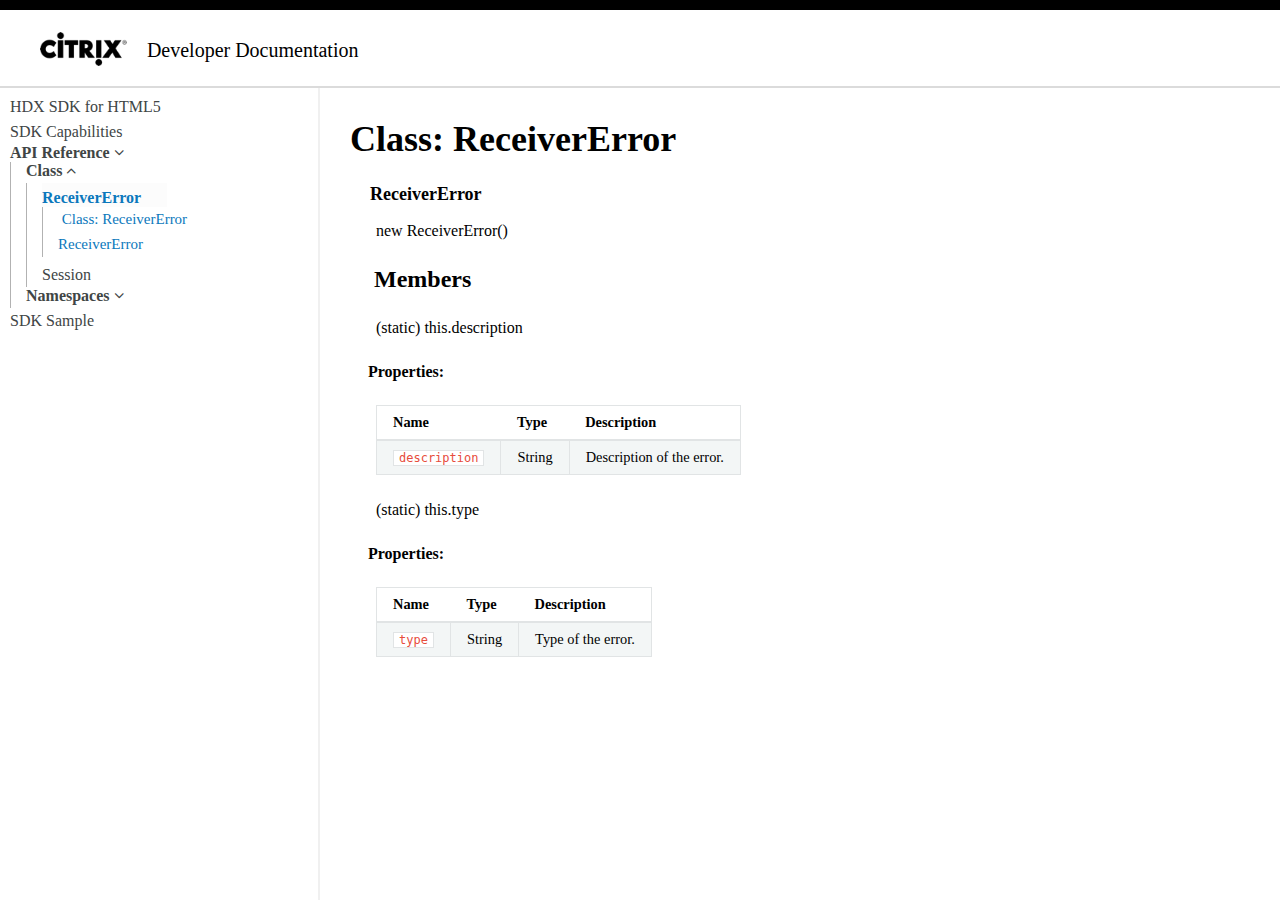
<file: site/ReceiverError/index.html>
<!DOCTYPE html>
<!--[if IE 8]><html class="no-js lt-ie9" lang="en" > <![endif]-->
<!--[if gt IE 8]><!-->
<html class="no-js" lang="en">
  <!--<![endif]-->

  <head>
    <meta charset="utf-8">
    <meta name="viewport" content="width=device-width, initial-scale=1.0">   
    <title>ReceiverError - Citrix HTML5 Receiver SDK</title>
     
    <link rel="shortcut icon" href="
https://www.citrix.com/etc/designs/citrix/icon-favicon.png"> 
    <link href='https://fonts.googleapis.com/css?family=Lato:400,700|Roboto+Slab:400,700|Inconsolata:400,700' rel='stylesheet' type='text/css'>

    <link rel="stylesheet" href="../css/theme.css" type="text/css" />
    <link rel="stylesheet" href="../css/theme_extra.css" type="text/css" />
    <link rel="stylesheet" href="../css/highlight.css">
    <link rel="stylesheet" href="../css/override.css" type="text/css" />
    <link rel="stylesheet" href="../css/font-awesome.css" type="text/css" /> 
    <script>
      // Current page data
      var mkdocs_page_name = "ReceiverError";
      var mkdocs_page_input_path = "ReceiverError.md";
      var mkdocs_page_url = "/ReceiverError/";

    </script>
    
    <script src="../js/jquery-2.1.1.min.js"></script>
    <script src="../js/modernizr-2.8.3.min.js"></script>
    <script type="text/javascript" src="../js/highlight.pack.js"></script>
    <script src="../js/theme.js"></script>
    <script src="../js/custom.js"></script>  
  </head>

  <body class="wy-body-for-nav" role="document">

    <div class="header-top">
      
        <div class="header-top-left">
          <a href="http://citrix.github.io" class="logo-position"><img height="60" src="../img/citrixlogoblack.png" target="_blank" class="logo-citrix"><span style="color:#000;font-size: 20px;position: relative;top:4px;left:20px;">Developer Documentation</span></a>
        </div>
        <div class="header-top-right">
          <ul>

            <form id="rtd-search-form" class="wy-form" action="../search.html" method="get">
             <ul class="header-elements">
              <li class="list-inline support">
                <input name="q" id="txtName" type="text" placeholder="Search SDKs" class="searchdocs">
                <a class="fa fa-search errspan"></a>
              </li>
             <li> <a href="javascript:void(0);" style="font-size: 22px;position: relative;left: -10px;top: 3px"><i class="fa fa-globe"></i></a></li>
             </ul>
            </form>

          </ul>

        </div>
      
    </div>
    <div class="body">
      <div class="wy-grid-for-nav">

        
        <nav data-toggle="wy-nav-shift" class="wy-nav-side stickynav">
          <div class="wy-side-nav-search">
            <div role="search">
  <form id ="rtd-search-form" class="wy-form" action="../search.html" method="get">
	<i class="fa fa-search"></i>
    <input type="text" name="q" placeholder="Search docs" />
  </form>
</div>
          </div>

          <div class="wy-menu wy-menu-vertical" data-spy="affix" role="navigation" aria-label="main navigation">
            <ul class="current">
              
              
    <li class="toctree-l1 ">
        <a class="toctree-l1-a " href="..">HDX SDK for HTML5</a>
		
    </li>

			  
              
    <li class="toctree-l1 ">
        <a class="toctree-l1-a " href="../capabilities/">SDK Capabilities</a>
		
    </li>

			  
              
    <li><span style="font-size: 16px;padding-left: 0px;">API Reference <i class="faexp fa fa-angle-down" aria-hidden="true"></i></span></li>
    <ul class="subnav" style="margin-left: 0px;padding-left:15px;border-left: 1px solid #b2b2b2;">
        
            
    <li><span style="font-size: 16px;padding-left: 0px;">Class <i class="faexp fa fa-angle-down" aria-hidden="true"></i></span></li>
    <ul class="subnav" style="margin-left: 0px;padding-left:15px;border-left: 1px solid #b2b2b2;">
        
            
    <li class="toctree-l1 current">
        <a class="toctree-l1-a current" href="./">ReceiverError</a>
		
            <ul style="margin-left: 0px;padding-left:15px;border-left: 1px solid #b2b2b2;">
            
                <li class="toctree-l3"><a href="#class-receivererror" style="padding:0px;position: relative;">&nbsp;Class: ReceiverError</a></li>
                
                    <li><a class="toctree-l4" href="#receivererror" style="padding:0px;position: relative;">ReceiverError</a></li>
                
            
            </ul>
        
    </li>

        
            
    <li class="toctree-l1 ">
        <a class="toctree-l1-a " href="../session/">Session</a>
		
    </li>

        
    </ul>

        
            
    <li><span style="font-size: 16px;padding-left: 0px;">Namespaces <i class="faexp fa fa-angle-down" aria-hidden="true"></i></span></li>
    <ul class="subnav" style="margin-left: 0px;padding-left:15px;border-left: 1px solid #b2b2b2;">
        
            
    <li class="toctree-l1 ">
        <a class="toctree-l1-a " href="../citrix-receiver/">Receiver</a>
		
    </li>

        
    </ul>

        
            
    <li class="toctree-l1 ">
        <a class="toctree-l1-a " href="../global/">Global</a>
		
    </li>

        
    </ul>

			  
              
    <li class="toctree-l1 ">
        <a class="toctree-l1-a " href="../sample/">SDK Sample</a>
		
    </li>

			  
            </ul>
          </div>
          &nbsp;
        </nav>

        <section data-toggle="wy-nav-shift" class="wy-nav-content-wrap">

           
          <div class="wy-nav-content">
            <div class="rst-content">
              <!-- <div role="navigation" aria-label="breadcrumbs navigation">
  <ul class="wy-breadcrumbs">
    <li><a href="..">Docs</a> &raquo;</li>
    
      
        
          <li>API Reference &raquo;</li>
        
      
        
          <li>Class &raquo;</li>
        
      
    
    <li>ReceiverError</li>
    <li class="wy-breadcrumbs-aside">
      
    </li>
  </ul>
  <hr/>
</div> -->
              <div role="main">
                <div class="section">
                <div class="file-format">
                 <div class="leftAlign" style="float: left;visibility: hidden;">
                  </div>
                  <div class="rightAlign" style="float: right;">
                      <span>Download full document:</span>
                      <ul class="file-types">
                        <li><a style="border: 1px solid #EE3D24;padding: 5px;font-size: 11px;color: #EE3D24;border-radius: 5px;font-weight: 700">PDF</a></li>
                        <li><a style="border: 1px solid #2A579A;padding: 5px;font-size: 11px;color: #2A579A;border-radius: 5px;font-weight: 700">DOCX</a></li>
                        <li><a style="border: 1px solid #495164;padding: 5px;font-size: 11px;color: #495164;border-radius: 5px;font-weight: 700">EMAIL</a></li>
                        <li><a style="border: 1px solid #495164;padding: 5px;font-size: 11px;color: #495164;border-radius: 5px;font-weight: 700">PRINT</a></li>
                      </ul>
                  </div>
                  </div>
                   <h1 id="class-receivererror"><a class="toclink" href="#class-receivererror">Class: ReceiverError</a></h1>
<h2 id="receivererror"><a class="toclink" href="#receivererror">ReceiverError</a></h2>
<p>new ReceiverError()</p>
<h3 id="members"><a class="toclink" href="#members">Members</a></h3>
<p><span class="type-signature">(static) </span> this.description</p>
<h4 id="properties"><a class="toclink" href="#properties">Properties:</a></h4>
<p><table class=props><thead><tr><th>Name<th>Type<th class=last>Description<tbody><tr><td class=name><code>description</code><td class=type><span class=param-type>String</span><td class="last description">Description of the error.</table></p>
<p><span class="type-signature">(static) </span> this.type</p>
<h4 id="properties_1"><a class="toclink" href="#properties_1">Properties:</a></h4>
<p><table class=props><thead><tr><th>Name<th>Type<th class=last>Description<tbody><tr><td class=name><code>type</code><td class=type><span class=param-type>String</span><td class="last description">Type of the error.</table></p> 

                </div>
              </div>

            </div>
          </div>

        </section>

      </div>
    </div>
    <!--<div class="rst-versions" role="note" style="cursor: pointer">
    <span class="rst-current-version" data-toggle="rst-current-version">
      
      
        <span class="prev"><a href="../capabilities/"><i class="fa fa-angle-left"></i> Previous</a></span>
      
      
        <span class="next"><a href="../session/">Next <i class="fa fa-angle-right"></i></a></span>
      
    </span>
	<div class="footer-right">
		<ul class="social-links">
			<li class="list-inline"><a href="https://twitter.com/citrix"><i class="fa fa-twitter"></i>@citrix</a></li>
			<li class="list-inline"><a href="mailto:support@citrix.com"><i class="fa fa-envelope-o"></i>support@citrix.com</a></li>
		</ul>
		<ul class="inner-pages">
			<li class="list-inline"><a href="http://citrix.com/about/legal">Privacy and Terms</li>
		</ul>
	</div>
</div>-->

  </body>

</html>
</file>
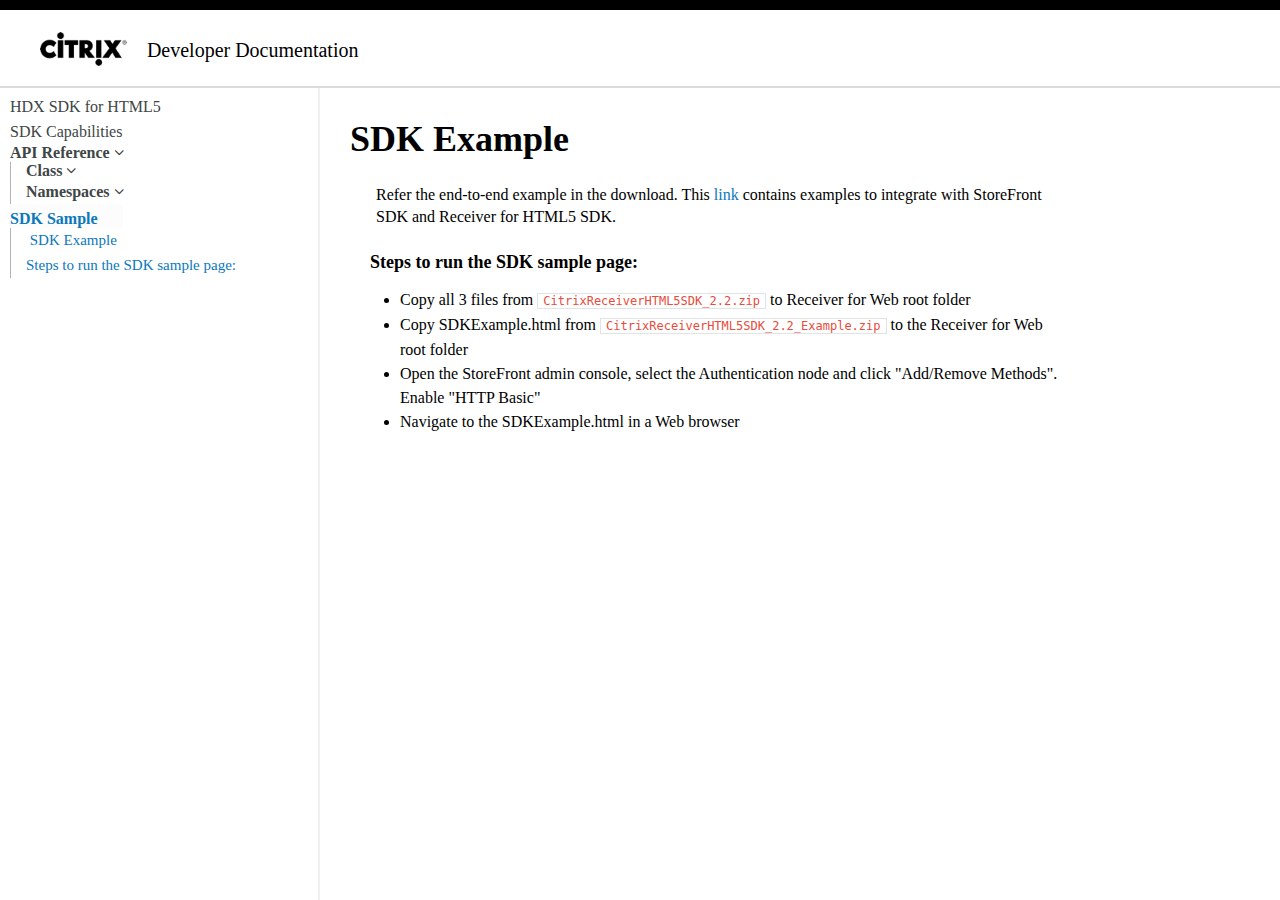
<file: site/sample/index.html>
<!DOCTYPE html>
<!--[if IE 8]><html class="no-js lt-ie9" lang="en" > <![endif]-->
<!--[if gt IE 8]><!-->
<html class="no-js" lang="en">
  <!--<![endif]-->

  <head>
    <meta charset="utf-8">
    <meta name="viewport" content="width=device-width, initial-scale=1.0">   
    <title>SDK Sample - Citrix HTML5 Receiver SDK</title>
     
    <link rel="shortcut icon" href="
https://www.citrix.com/etc/designs/citrix/icon-favicon.png"> 
    <link href='https://fonts.googleapis.com/css?family=Lato:400,700|Roboto+Slab:400,700|Inconsolata:400,700' rel='stylesheet' type='text/css'>

    <link rel="stylesheet" href="../css/theme.css" type="text/css" />
    <link rel="stylesheet" href="../css/theme_extra.css" type="text/css" />
    <link rel="stylesheet" href="../css/highlight.css">
    <link rel="stylesheet" href="../css/override.css" type="text/css" />
    <link rel="stylesheet" href="../css/font-awesome.css" type="text/css" /> 
    <script>
      // Current page data
      var mkdocs_page_name = "SDK Sample";
      var mkdocs_page_input_path = "sample.md";
      var mkdocs_page_url = "/sample/";

    </script>
    
    <script src="../js/jquery-2.1.1.min.js"></script>
    <script src="../js/modernizr-2.8.3.min.js"></script>
    <script type="text/javascript" src="../js/highlight.pack.js"></script>
    <script src="../js/theme.js"></script>
    <script src="../js/custom.js"></script>  
  </head>

  <body class="wy-body-for-nav" role="document">

    <div class="header-top">
      
        <div class="header-top-left">
          <a href="http://citrix.github.io" class="logo-position"><img height="60" src="../img/citrixlogoblack.png" target="_blank" class="logo-citrix"><span style="color:#000;font-size: 20px;position: relative;top:4px;left:20px;">Developer Documentation</span></a>
        </div>
        <div class="header-top-right">
          <ul>

            <form id="rtd-search-form" class="wy-form" action="../search.html" method="get">
             <ul class="header-elements">
              <li class="list-inline support">
                <input name="q" id="txtName" type="text" placeholder="Search SDKs" class="searchdocs">
                <a class="fa fa-search errspan"></a>
              </li>
             <li> <a href="javascript:void(0);" style="font-size: 22px;position: relative;left: -10px;top: 3px"><i class="fa fa-globe"></i></a></li>
             </ul>
            </form>

          </ul>

        </div>
      
    </div>
    <div class="body">
      <div class="wy-grid-for-nav">

        
        <nav data-toggle="wy-nav-shift" class="wy-nav-side stickynav">
          <div class="wy-side-nav-search">
            <div role="search">
  <form id ="rtd-search-form" class="wy-form" action="../search.html" method="get">
	<i class="fa fa-search"></i>
    <input type="text" name="q" placeholder="Search docs" />
  </form>
</div>
          </div>

          <div class="wy-menu wy-menu-vertical" data-spy="affix" role="navigation" aria-label="main navigation">
            <ul class="current">
              
              
    <li class="toctree-l1 ">
        <a class="toctree-l1-a " href="..">HDX SDK for HTML5</a>
		
    </li>

			  
              
    <li class="toctree-l1 ">
        <a class="toctree-l1-a " href="../capabilities/">SDK Capabilities</a>
		
    </li>

			  
              
    <li><span style="font-size: 16px;padding-left: 0px;">API Reference <i class="faexp fa fa-angle-down" aria-hidden="true"></i></span></li>
    <ul class="subnav" style="margin-left: 0px;padding-left:15px;border-left: 1px solid #b2b2b2;">
        
            
    <li><span style="font-size: 16px;padding-left: 0px;">Class <i class="faexp fa fa-angle-down" aria-hidden="true"></i></span></li>
    <ul class="subnav" style="margin-left: 0px;padding-left:15px;border-left: 1px solid #b2b2b2;">
        
            
    <li class="toctree-l1 ">
        <a class="toctree-l1-a " href="../ReceiverError/">ReceiverError</a>
		
    </li>

        
            
    <li class="toctree-l1 ">
        <a class="toctree-l1-a " href="../session/">Session</a>
		
    </li>

        
    </ul>

        
            
    <li><span style="font-size: 16px;padding-left: 0px;">Namespaces <i class="faexp fa fa-angle-down" aria-hidden="true"></i></span></li>
    <ul class="subnav" style="margin-left: 0px;padding-left:15px;border-left: 1px solid #b2b2b2;">
        
            
    <li class="toctree-l1 ">
        <a class="toctree-l1-a " href="../citrix-receiver/">Receiver</a>
		
    </li>

        
    </ul>

        
            
    <li class="toctree-l1 ">
        <a class="toctree-l1-a " href="../global/">Global</a>
		
    </li>

        
    </ul>

			  
              
    <li class="toctree-l1 current">
        <a class="toctree-l1-a current" href="./">SDK Sample</a>
		
            <ul style="margin-left: 0px;padding-left:15px;border-left: 1px solid #b2b2b2;">
            
                <li class="toctree-l3"><a href="#sdk-example" style="padding:0px;position: relative;">&nbsp;SDK Example</a></li>
                
                    <li><a class="toctree-l4" href="#steps-to-run-the-sdk-sample-page" style="padding:0px;position: relative;">Steps to run the SDK sample page:</a></li>
                
            
            </ul>
        
    </li>

			  
            </ul>
          </div>
          &nbsp;
        </nav>

        <section data-toggle="wy-nav-shift" class="wy-nav-content-wrap">

           
          <div class="wy-nav-content">
            <div class="rst-content">
              <!-- <div role="navigation" aria-label="breadcrumbs navigation">
  <ul class="wy-breadcrumbs">
    <li><a href="..">Docs</a> &raquo;</li>
    
      
    
    <li>SDK Sample</li>
    <li class="wy-breadcrumbs-aside">
      
    </li>
  </ul>
  <hr/>
</div> -->
              <div role="main">
                <div class="section">
                <div class="file-format">
                 <div class="leftAlign" style="float: left;visibility: hidden;">
                  </div>
                  <div class="rightAlign" style="float: right;">
                      <span>Download full document:</span>
                      <ul class="file-types">
                        <li><a style="border: 1px solid #EE3D24;padding: 5px;font-size: 11px;color: #EE3D24;border-radius: 5px;font-weight: 700">PDF</a></li>
                        <li><a style="border: 1px solid #2A579A;padding: 5px;font-size: 11px;color: #2A579A;border-radius: 5px;font-weight: 700">DOCX</a></li>
                        <li><a style="border: 1px solid #495164;padding: 5px;font-size: 11px;color: #495164;border-radius: 5px;font-weight: 700">EMAIL</a></li>
                        <li><a style="border: 1px solid #495164;padding: 5px;font-size: 11px;color: #495164;border-radius: 5px;font-weight: 700">PRINT</a></li>
                      </ul>
                  </div>
                  </div>
                   <h1 id="sdk-example"><a class="toclink" href="#sdk-example">SDK Example</a></h1>
<p>Refer the end-to-end example in the download. This <a href="https://www.citrix.com/downloads/citrix-receiver/html5/receiver-for-html5-sdk-latest#ctx-dl-eula">link</a> contains examples to integrate with StoreFront SDK and Receiver for HTML5 SDK.</p>
<h2 id="steps-to-run-the-sdk-sample-page"><a class="toclink" href="#steps-to-run-the-sdk-sample-page">Steps to run the SDK sample page:</a></h2>
<ul>
<li>Copy all 3 files from <code>CitrixReceiverHTML5SDK_2.2.zip</code> to Receiver for Web root folder</li>
<li>Copy SDKExample.html from <code>CitrixReceiverHTML5SDK_2.2_Example.zip</code> to the Receiver for Web root folder</li>
<li>Open the StoreFront admin console, select the Authentication node and click "Add/Remove Methods". Enable "HTTP Basic"</li>
<li>Navigate to the SDKExample.html in a Web browser</li>
</ul> 

                </div>
              </div>

            </div>
          </div>

        </section>

      </div>
    </div>
    <!--<div class="rst-versions" role="note" style="cursor: pointer">
    <span class="rst-current-version" data-toggle="rst-current-version">
      
      
        <span class="prev"><a href="../global/"><i class="fa fa-angle-left"></i> Previous</a></span>
      
      
    </span>
	<div class="footer-right">
		<ul class="social-links">
			<li class="list-inline"><a href="https://twitter.com/citrix"><i class="fa fa-twitter"></i>@citrix</a></li>
			<li class="list-inline"><a href="mailto:support@citrix.com"><i class="fa fa-envelope-o"></i>support@citrix.com</a></li>
		</ul>
		<ul class="inner-pages">
			<li class="list-inline"><a href="http://citrix.com/about/legal">Privacy and Terms</li>
		</ul>
	</div>
</div>-->

  </body>

</html>
</file>
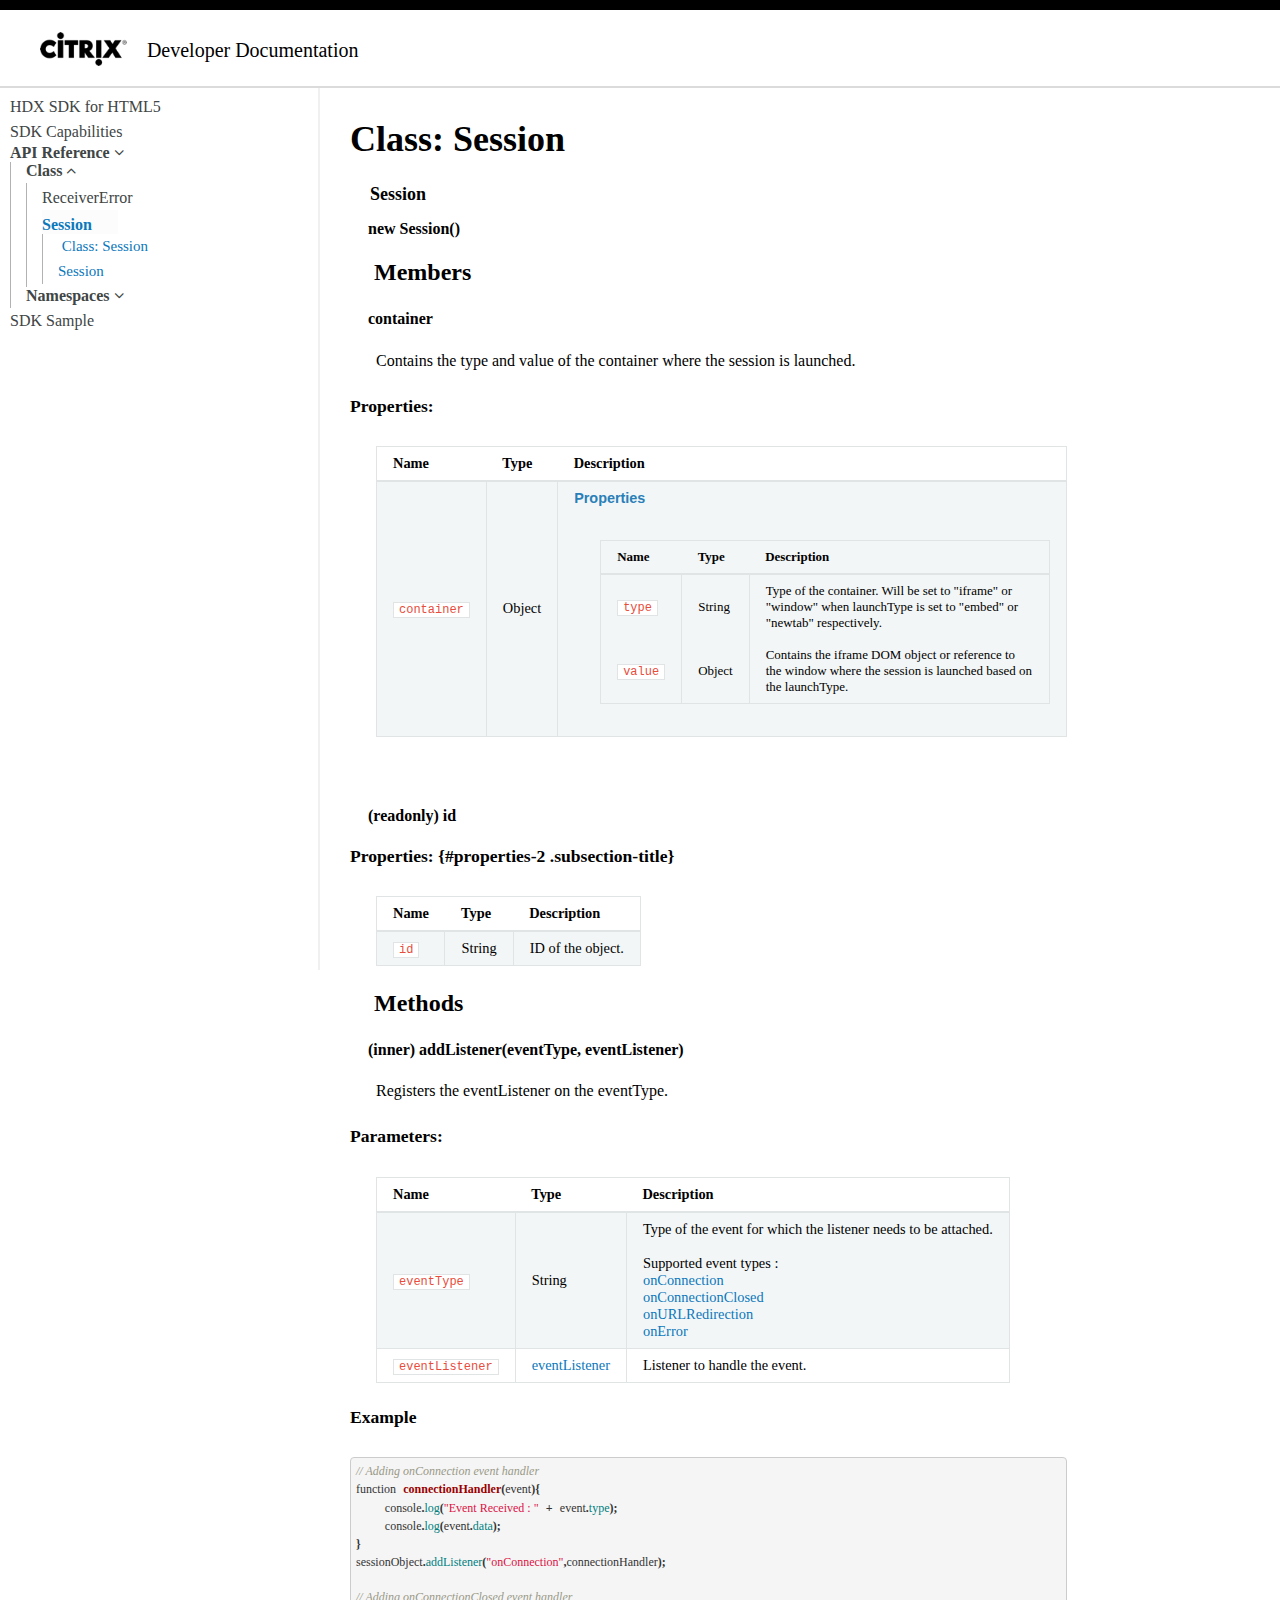
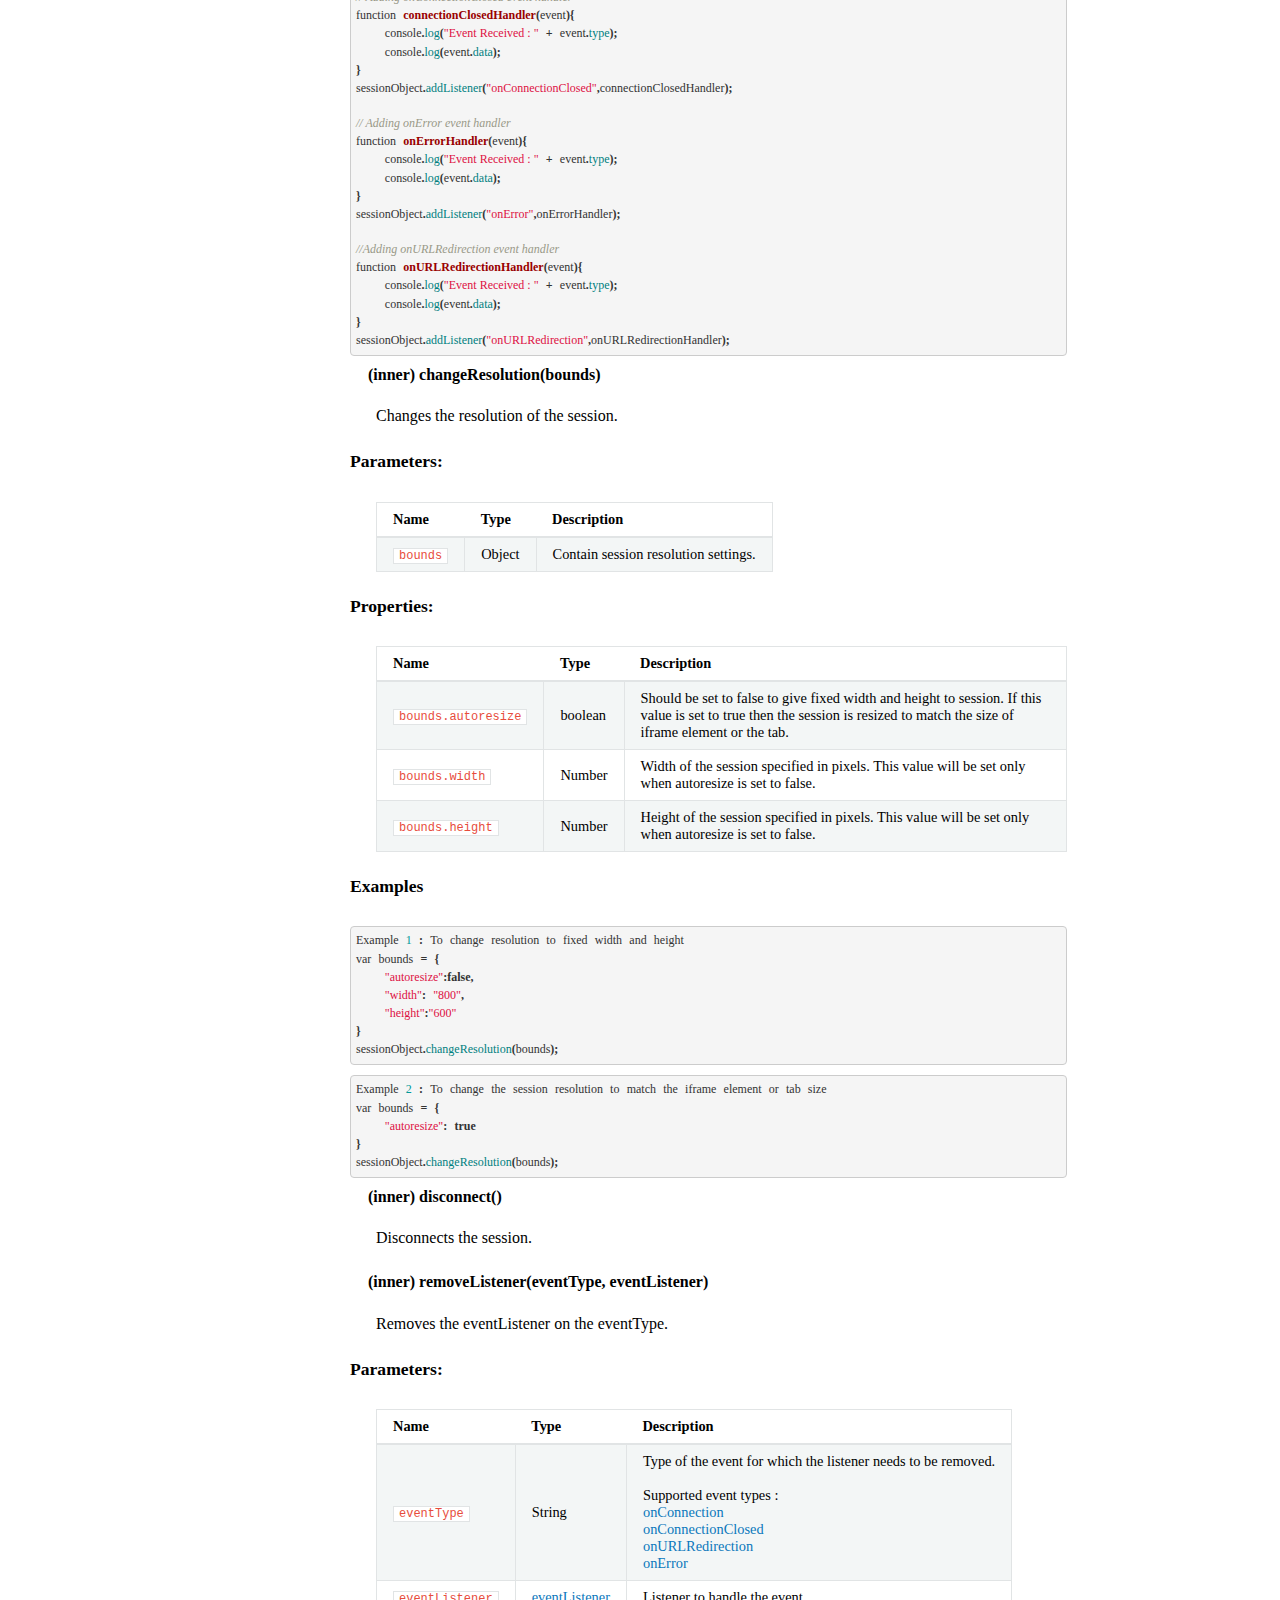
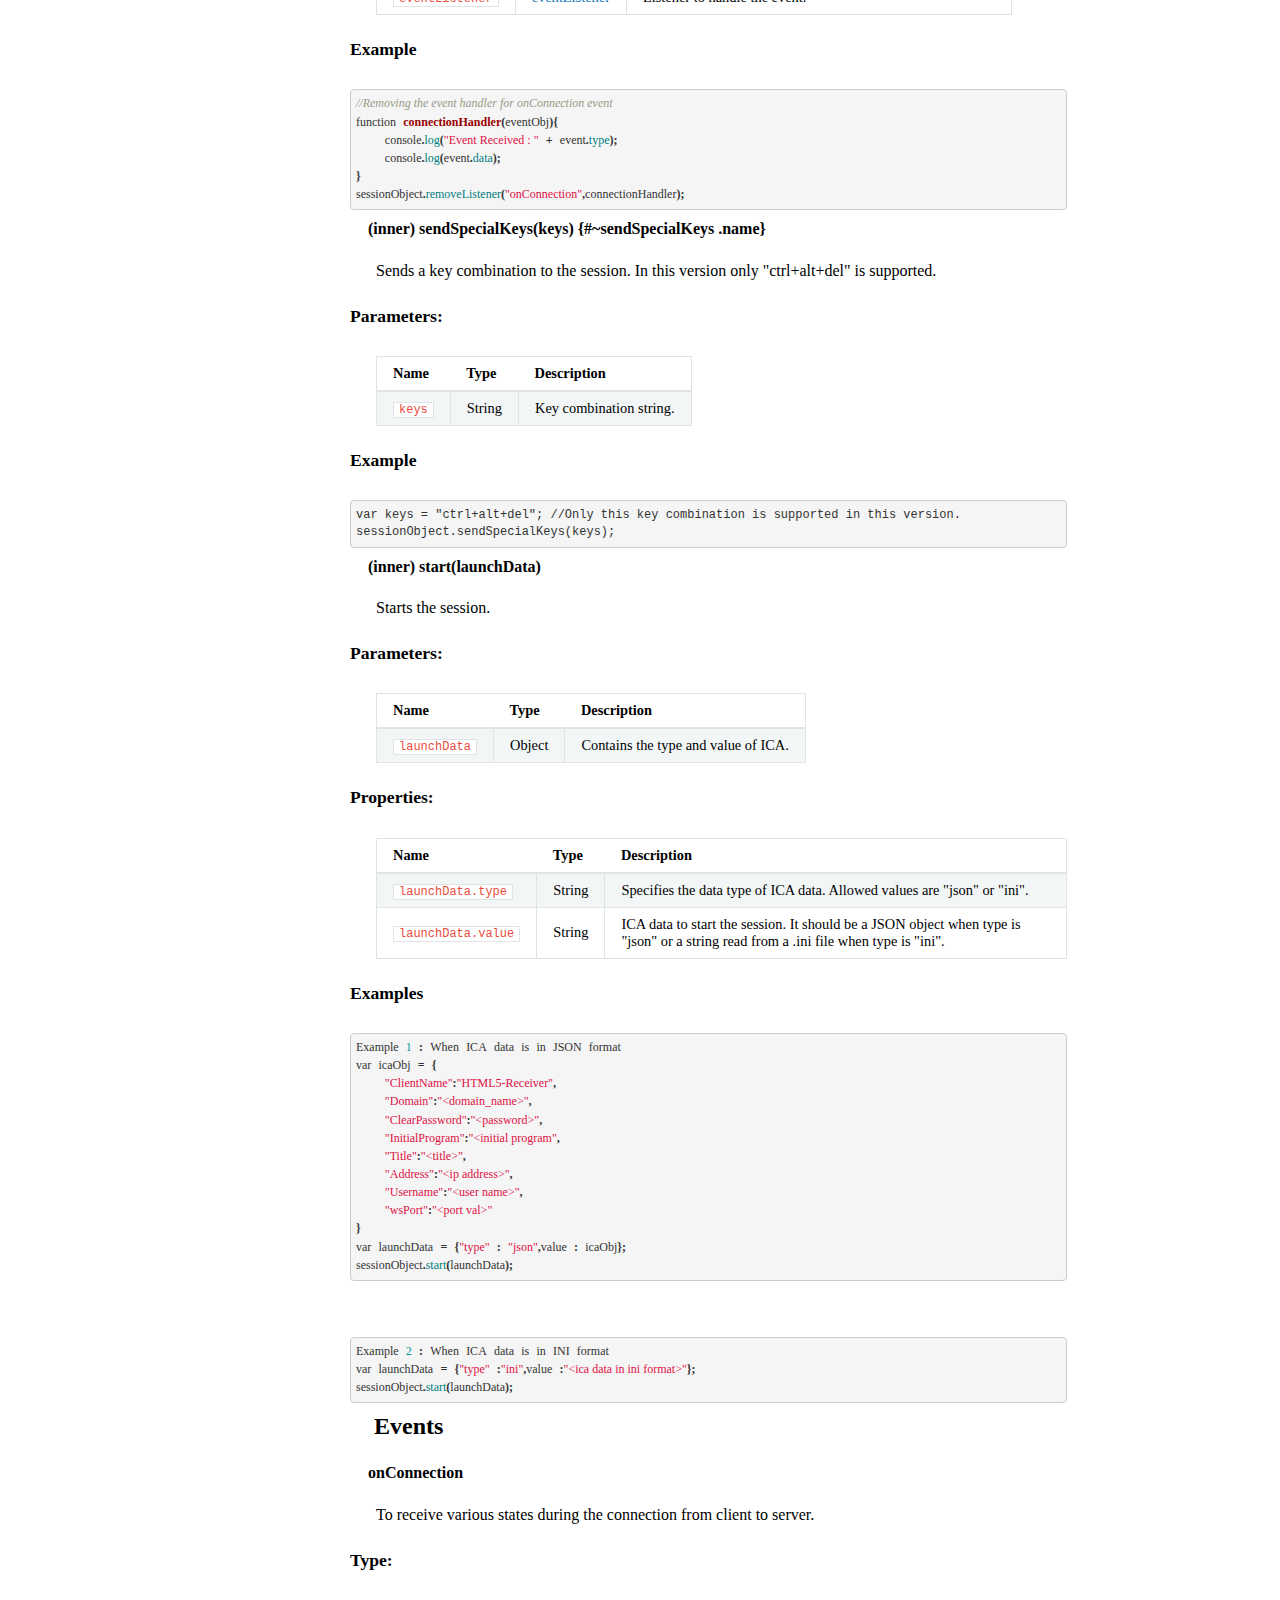
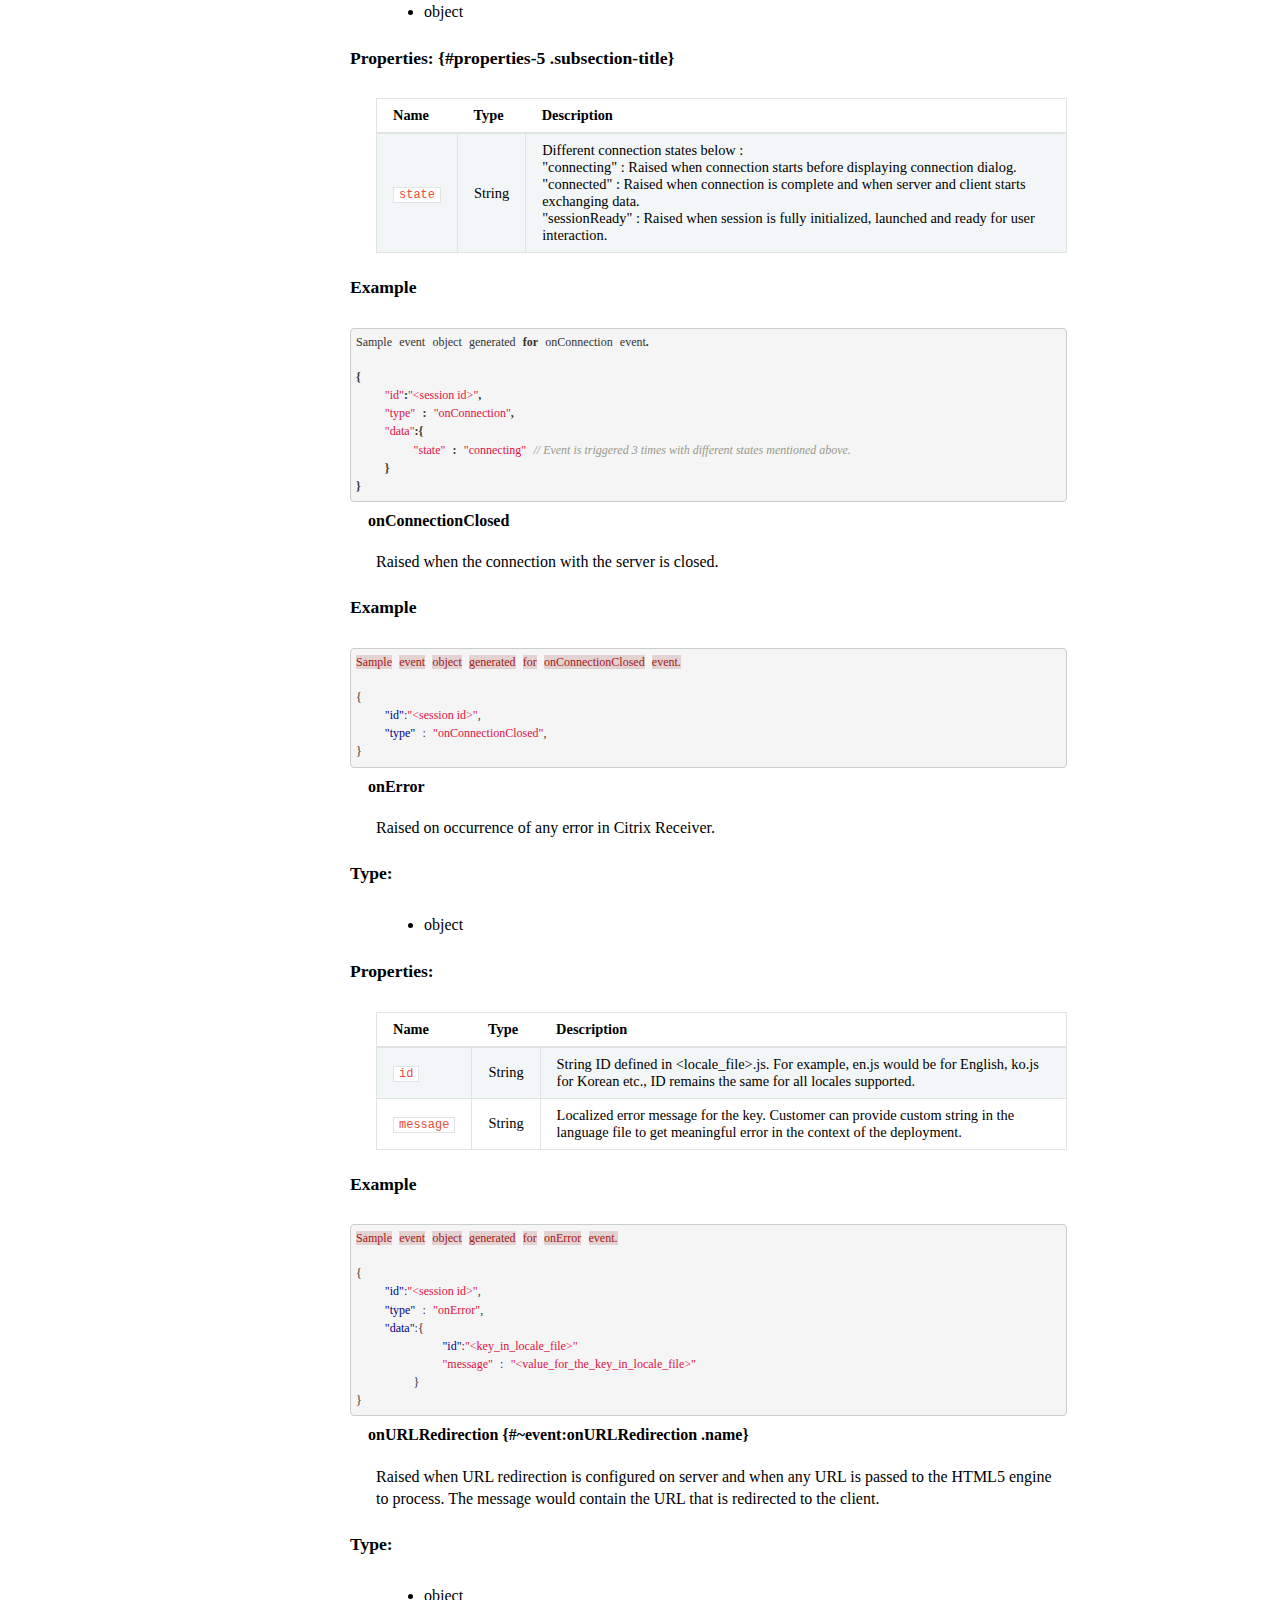
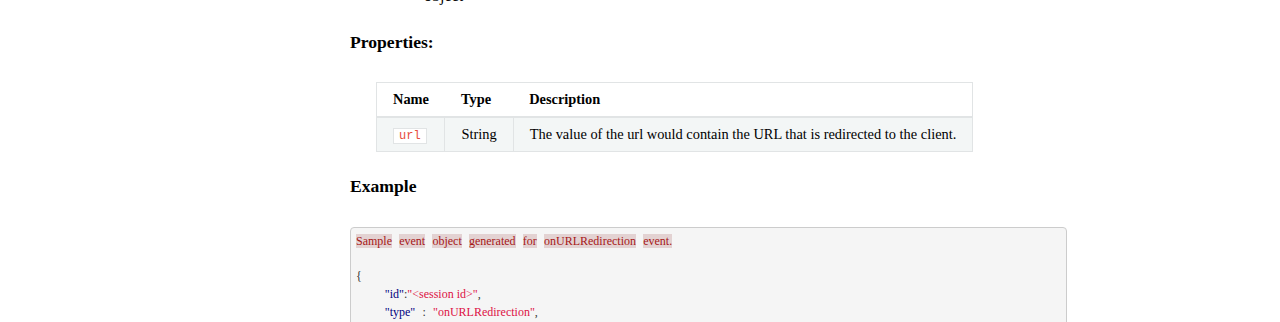
<file: site/session/index.html>
<!DOCTYPE html>
<!--[if IE 8]><html class="no-js lt-ie9" lang="en" > <![endif]-->
<!--[if gt IE 8]><!-->
<html class="no-js" lang="en">
  <!--<![endif]-->

  <head>
    <meta charset="utf-8">
    <meta name="viewport" content="width=device-width, initial-scale=1.0">   
    <title>Session - Citrix HTML5 Receiver SDK</title>
     
    <link rel="shortcut icon" href="
https://www.citrix.com/etc/designs/citrix/icon-favicon.png"> 
    <link href='https://fonts.googleapis.com/css?family=Lato:400,700|Roboto+Slab:400,700|Inconsolata:400,700' rel='stylesheet' type='text/css'>

    <link rel="stylesheet" href="../css/theme.css" type="text/css" />
    <link rel="stylesheet" href="../css/theme_extra.css" type="text/css" />
    <link rel="stylesheet" href="../css/highlight.css">
    <link rel="stylesheet" href="../css/override.css" type="text/css" />
    <link rel="stylesheet" href="../css/font-awesome.css" type="text/css" /> 
    <script>
      // Current page data
      var mkdocs_page_name = "Session";
      var mkdocs_page_input_path = "session.md";
      var mkdocs_page_url = "/session/";

    </script>
    
    <script src="../js/jquery-2.1.1.min.js"></script>
    <script src="../js/modernizr-2.8.3.min.js"></script>
    <script type="text/javascript" src="../js/highlight.pack.js"></script>
    <script src="../js/theme.js"></script>
    <script src="../js/custom.js"></script>  
  </head>

  <body class="wy-body-for-nav" role="document">

    <div class="header-top">
      
        <div class="header-top-left">
          <a href="http://citrix.github.io" class="logo-position"><img height="60" src="../img/citrixlogoblack.png" target="_blank" class="logo-citrix"><span style="color:#000;font-size: 20px;position: relative;top:4px;left:20px;">Developer Documentation</span></a>
        </div>
        <div class="header-top-right">
          <ul>

            <form id="rtd-search-form" class="wy-form" action="../search.html" method="get">
             <ul class="header-elements">
              <li class="list-inline support">
                <input name="q" id="txtName" type="text" placeholder="Search SDKs" class="searchdocs">
                <a class="fa fa-search errspan"></a>
              </li>
             <li> <a href="javascript:void(0);" style="font-size: 22px;position: relative;left: -10px;top: 3px"><i class="fa fa-globe"></i></a></li>
             </ul>
            </form>

          </ul>

        </div>
      
    </div>
    <div class="body">
      <div class="wy-grid-for-nav">

        
        <nav data-toggle="wy-nav-shift" class="wy-nav-side stickynav">
          <div class="wy-side-nav-search">
            <div role="search">
  <form id ="rtd-search-form" class="wy-form" action="../search.html" method="get">
	<i class="fa fa-search"></i>
    <input type="text" name="q" placeholder="Search docs" />
  </form>
</div>
          </div>

          <div class="wy-menu wy-menu-vertical" data-spy="affix" role="navigation" aria-label="main navigation">
            <ul class="current">
              
              
    <li class="toctree-l1 ">
        <a class="toctree-l1-a " href="..">HDX SDK for HTML5</a>
		
    </li>

			  
              
    <li class="toctree-l1 ">
        <a class="toctree-l1-a " href="../capabilities/">SDK Capabilities</a>
		
    </li>

			  
              
    <li><span style="font-size: 16px;padding-left: 0px;">API Reference <i class="faexp fa fa-angle-down" aria-hidden="true"></i></span></li>
    <ul class="subnav" style="margin-left: 0px;padding-left:15px;border-left: 1px solid #b2b2b2;">
        
            
    <li><span style="font-size: 16px;padding-left: 0px;">Class <i class="faexp fa fa-angle-down" aria-hidden="true"></i></span></li>
    <ul class="subnav" style="margin-left: 0px;padding-left:15px;border-left: 1px solid #b2b2b2;">
        
            
    <li class="toctree-l1 ">
        <a class="toctree-l1-a " href="../ReceiverError/">ReceiverError</a>
		
    </li>

        
            
    <li class="toctree-l1 current">
        <a class="toctree-l1-a current" href="./">Session</a>
		
            <ul style="margin-left: 0px;padding-left:15px;border-left: 1px solid #b2b2b2;">
            
                <li class="toctree-l3"><a href="#class-session" style="padding:0px;position: relative;">&nbsp;Class: Session</a></li>
                
                    <li><a class="toctree-l4" href="#session" style="padding:0px;position: relative;">Session</a></li>
                
            
            </ul>
        
    </li>

        
    </ul>

        
            
    <li><span style="font-size: 16px;padding-left: 0px;">Namespaces <i class="faexp fa fa-angle-down" aria-hidden="true"></i></span></li>
    <ul class="subnav" style="margin-left: 0px;padding-left:15px;border-left: 1px solid #b2b2b2;">
        
            
    <li class="toctree-l1 ">
        <a class="toctree-l1-a " href="../citrix-receiver/">Receiver</a>
		
    </li>

        
    </ul>

        
            
    <li class="toctree-l1 ">
        <a class="toctree-l1-a " href="../global/">Global</a>
		
    </li>

        
    </ul>

			  
              
    <li class="toctree-l1 ">
        <a class="toctree-l1-a " href="../sample/">SDK Sample</a>
		
    </li>

			  
            </ul>
          </div>
          &nbsp;
        </nav>

        <section data-toggle="wy-nav-shift" class="wy-nav-content-wrap">

           
          <div class="wy-nav-content">
            <div class="rst-content">
              <!-- <div role="navigation" aria-label="breadcrumbs navigation">
  <ul class="wy-breadcrumbs">
    <li><a href="..">Docs</a> &raquo;</li>
    
      
        
          <li>API Reference &raquo;</li>
        
      
        
          <li>Class &raquo;</li>
        
      
    
    <li>Session</li>
    <li class="wy-breadcrumbs-aside">
      
    </li>
  </ul>
  <hr/>
</div> -->
              <div role="main">
                <div class="section">
                <div class="file-format">
                 <div class="leftAlign" style="float: left;visibility: hidden;">
                  </div>
                  <div class="rightAlign" style="float: right;">
                      <span>Download full document:</span>
                      <ul class="file-types">
                        <li><a style="border: 1px solid #EE3D24;padding: 5px;font-size: 11px;color: #EE3D24;border-radius: 5px;font-weight: 700">PDF</a></li>
                        <li><a style="border: 1px solid #2A579A;padding: 5px;font-size: 11px;color: #2A579A;border-radius: 5px;font-weight: 700">DOCX</a></li>
                        <li><a style="border: 1px solid #495164;padding: 5px;font-size: 11px;color: #495164;border-radius: 5px;font-weight: 700">EMAIL</a></li>
                        <li><a style="border: 1px solid #495164;padding: 5px;font-size: 11px;color: #495164;border-radius: 5px;font-weight: 700">PRINT</a></li>
                      </ul>
                  </div>
                  </div>
                   <h1 id="class-session"><a class="toclink" href="#class-session">Class: Session</a></h1>
<h2 id="session"><a class="toclink" href="#session">Session</a></h2>
<h4 id="new-session"><a class="toclink" href="#new-session"><span class="type-signature"></span>new Session<span class="signature">()</span><span class="type-signature"></span></a></h4>
<h3 id="members"><a class="toclink" href="#members">Members</a></h3>
<h4 id="container"><a class="toclink" href="#container"><span class="type-signature"></span>container<span class="type-signature"></span></a></h4>
<p>Contains the type and value of the container where the session is launched.</p>
<h5 id="properties"><a class="toclink" href="#properties">Properties:</a></h5>
<table class="props"> <thead> <tr> <th>Name</th> <th>Type</th> <th class="last">Description</th> </tr></thead> <tbody> <tr> <td class="name"><code>container</code></td><td class="type"> <span class="param-type">Object</span> </td><td class="description last"> <h6>Properties</h6><table class="props"> <thead> <tr> <th>Name</th> <th>Type</th> <th class="last">Description</th> </tr></thead> <tbody> <tr> <td class="name"><code>type</code></td><td class="type"> <span class="param-type">String</span> </td><td class="description last">Type of the container. Will be set to "iframe" or "window" when launchType is set to "embed" or "newtab" respectively.</td></tr><tr> <td class="name"><code>value</code></td><td class="type"> <span class="param-type">Object</span> </td><td class="description last">Contains the iframe DOM object or reference to the window where the session is launched based on the launchType.</td></tr></tbody></table> </td></tr></tbody></table>

<p><br></p>
<h4 id="readonly-id"><a class="toclink" href="#readonly-id"><span class="type-signature">(readonly) </span>id<span class="type-signature"></span></a></h4>
<h5 id="properties-properties-2-subsection-title"><a class="toclink" href="#properties-properties-2-subsection-title">Properties: {#properties-2 .subsection-title}</a></h5>
<table class="props"> <thead> <tr> <th>Name</th> <th>Type</th> <th class="last">Description</th> </tr></thead> <tbody> <tr> <td class="name"><code>id</code></td><td class="type"> <span class="param-type">String</span> </td><td class="description last">ID of the object.</td></tr></tbody></table>

<h3 id="methods"><a class="toclink" href="#methods">Methods</a></h3>
<h4 id="inner-addlistenereventtype-eventlistener"><a class="toclink" href="#inner-addlistenereventtype-eventlistener"><span class="type-signature">(inner) </span>addListener<span class="signature">(eventType, eventListener)</span><span class="type-signature"></span></a></h4>
<p>Registers the eventListener on the eventType.</p>
<h5 id="parameters"><a class="toclink" href="#parameters">Parameters:</a></h5>
<table class="params"> <thead> <tr> <th>Name</th> <th>Type</th> <th class="last">Description</th> </tr></thead> <tbody> <tr> <td class="name"><code>eventType</code></td><td class="type"> <span class="param-type">String</span> </td><td class="description last">Type of the event for which the listener needs to be attached.<br><br>Supported event types : <br><a href="/Session#~event:onConnection">onConnection</a><br><a href="/Session#~event:onConnectionClosed">onConnectionClosed</a><br><a href="/Session#~event:onURLRedirection">onURLRedirection</a><br><a href="/Session#~event:onError">onError</a><br></td></tr><tr> <td class="name"><code>eventListener</code></td><td class="type"> <span class="param-type"><a href="/global#eventListener">eventListener</a></span> </td><td class="description last">Listener to handle the event.</td></tr></tbody></table>

<h5 id="example"><a class="toclink" href="#example">Example</a></h5>
<div class="codehilite"><pre><span></span><span class="c1">// Adding onConnection event handler</span>
<span class="n">function</span> <span class="nf">connectionHandler</span><span class="o">(</span><span class="n">event</span><span class="o">){</span>
    <span class="n">console</span><span class="o">.</span><span class="na">log</span><span class="o">(</span><span class="s">&quot;Event Received : &quot;</span> <span class="o">+</span> <span class="n">event</span><span class="o">.</span><span class="na">type</span><span class="o">);</span>
    <span class="n">console</span><span class="o">.</span><span class="na">log</span><span class="o">(</span><span class="n">event</span><span class="o">.</span><span class="na">data</span><span class="o">);</span>        
<span class="o">}</span>               
<span class="n">sessionObject</span><span class="o">.</span><span class="na">addListener</span><span class="o">(</span><span class="s">&quot;onConnection&quot;</span><span class="o">,</span><span class="n">connectionHandler</span><span class="o">);</span>

<span class="c1">// Adding onConnectionClosed event handler</span>
<span class="n">function</span> <span class="nf">connectionClosedHandler</span><span class="o">(</span><span class="n">event</span><span class="o">){</span>
    <span class="n">console</span><span class="o">.</span><span class="na">log</span><span class="o">(</span><span class="s">&quot;Event Received : &quot;</span> <span class="o">+</span> <span class="n">event</span><span class="o">.</span><span class="na">type</span><span class="o">);</span>      
    <span class="n">console</span><span class="o">.</span><span class="na">log</span><span class="o">(</span><span class="n">event</span><span class="o">.</span><span class="na">data</span><span class="o">);</span>        
<span class="o">}</span>
<span class="n">sessionObject</span><span class="o">.</span><span class="na">addListener</span><span class="o">(</span><span class="s">&quot;onConnectionClosed&quot;</span><span class="o">,</span><span class="n">connectionClosedHandler</span><span class="o">);</span>

<span class="c1">// Adding onError event handler</span>
<span class="n">function</span> <span class="nf">onErrorHandler</span><span class="o">(</span><span class="n">event</span><span class="o">){</span>
    <span class="n">console</span><span class="o">.</span><span class="na">log</span><span class="o">(</span><span class="s">&quot;Event Received : &quot;</span> <span class="o">+</span> <span class="n">event</span><span class="o">.</span><span class="na">type</span><span class="o">);</span>      
    <span class="n">console</span><span class="o">.</span><span class="na">log</span><span class="o">(</span><span class="n">event</span><span class="o">.</span><span class="na">data</span><span class="o">);</span>
<span class="o">}</span>
<span class="n">sessionObject</span><span class="o">.</span><span class="na">addListener</span><span class="o">(</span><span class="s">&quot;onError&quot;</span><span class="o">,</span><span class="n">onErrorHandler</span><span class="o">);</span>

<span class="c1">//Adding onURLRedirection event handler</span>
<span class="n">function</span> <span class="nf">onURLRedirectionHandler</span><span class="o">(</span><span class="n">event</span><span class="o">){</span>
    <span class="n">console</span><span class="o">.</span><span class="na">log</span><span class="o">(</span><span class="s">&quot;Event Received : &quot;</span> <span class="o">+</span> <span class="n">event</span><span class="o">.</span><span class="na">type</span><span class="o">);</span>      
    <span class="n">console</span><span class="o">.</span><span class="na">log</span><span class="o">(</span><span class="n">event</span><span class="o">.</span><span class="na">data</span><span class="o">);</span>
<span class="o">}</span>
<span class="n">sessionObject</span><span class="o">.</span><span class="na">addListener</span><span class="o">(</span><span class="s">&quot;onURLRedirection&quot;</span><span class="o">,</span><span class="n">onURLRedirectionHandler</span><span class="o">);</span>
</pre></div>


<h4 id="inner-changeresolutionbounds"><a class="toclink" href="#inner-changeresolutionbounds"><span class="type-signature">(inner) </span>changeResolution<span class="signature">(bounds)</span><span class="type-signature"></span></a></h4>
<p>Changes the resolution of the session.</p>
<h5 id="parameters_1"><a class="toclink" href="#parameters_1">Parameters:</a></h5>
<table class="params"> <thead> <tr> <th>Name</th> <th>Type</th> <th class="last">Description</th> </tr></thead> <tbody> <tr> <td class="name"><code>bounds</code></td><td class="type"> <span class="param-type">Object</span> </td><td class="description last">Contain session resolution settings.</td></tr></tbody></table>

<h5 id="properties_1"><a class="toclink" href="#properties_1">Properties:</a></h5>
<table class="props"> <thead> <tr> <th>Name</th> <th>Type</th> <th class="last">Description</th> </tr></thead> <tbody> <tr> <td class="name"><code>bounds.autoresize</code></td><td class="type"> <span class="param-type">boolean</span> </td><td class="description last">Should be set to false to give fixed width and height to session. If this value is set to true then the session is resized to match the size of iframe element or the tab.</td></tr><tr> <td class="name"><code>bounds.width</code></td><td class="type"> <span class="param-type">Number</span> </td><td class="description last">Width of the session specified in pixels. This value will be set only when autoresize is set to false.</td></tr><tr> <td class="name"><code>bounds.height</code></td><td class="type"> <span class="param-type">Number</span> </td><td class="description last">Height of the session specified in pixels. This value will be set only when autoresize is set to false.</td></tr></tbody></table>

<h5 id="examples"><a class="toclink" href="#examples">Examples</a></h5>
<div class="codehilite"><pre><span></span><span class="n">Example</span> <span class="mi">1</span> <span class="o">:</span> <span class="n">To</span> <span class="n">change</span> <span class="n">resolution</span> <span class="n">to</span> <span class="n">fixed</span> <span class="n">width</span> <span class="n">and</span> <span class="n">height</span>  
<span class="n">var</span> <span class="n">bounds</span> <span class="o">=</span> <span class="o">{</span>
    <span class="s">&quot;autoresize&quot;</span><span class="o">:</span><span class="kc">false</span><span class="o">,</span>
    <span class="s">&quot;width&quot;</span><span class="o">:</span> <span class="s">&quot;800&quot;</span><span class="o">,</span>
    <span class="s">&quot;height&quot;</span><span class="o">:</span><span class="s">&quot;600&quot;</span>
<span class="o">}</span>
<span class="n">sessionObject</span><span class="o">.</span><span class="na">changeResolution</span><span class="o">(</span><span class="n">bounds</span><span class="o">);</span>
</pre></div>


<div class="codehilite"><pre><span></span><span class="n">Example</span> <span class="mi">2</span> <span class="o">:</span> <span class="n">To</span> <span class="n">change</span> <span class="n">the</span> <span class="n">session</span> <span class="n">resolution</span> <span class="n">to</span> <span class="n">match</span> <span class="n">the</span> <span class="n">iframe</span> <span class="n">element</span> <span class="n">or</span> <span class="n">tab</span> <span class="n">size</span>   
<span class="n">var</span> <span class="n">bounds</span> <span class="o">=</span> <span class="o">{</span>
    <span class="s">&quot;autoresize&quot;</span><span class="o">:</span> <span class="kc">true</span>
<span class="o">}</span>
<span class="n">sessionObject</span><span class="o">.</span><span class="na">changeResolution</span><span class="o">(</span><span class="n">bounds</span><span class="o">);</span>
</pre></div>


<h4 id="inner-disconnect"><a class="toclink" href="#inner-disconnect"><span class="type-signature">(inner) </span>disconnect<span class="signature">()</span><span class="type-signature"></span></a></h4>
<p>Disconnects the session.</p>
<h4 id="inner-removelistenereventtype-eventlistener"><a class="toclink" href="#inner-removelistenereventtype-eventlistener"><span class="type-signature">(inner) </span>removeListener<span class="signature">(eventType, eventListener)</span><span class="type-signature"></span></a></h4>
<p>Removes the eventListener on the eventType.</p>
<h5 id="parameters_2"><a class="toclink" href="#parameters_2">Parameters:</a></h5>
<table class="params"> <thead> <tr> <th>Name</th> <th>Type</th> <th class="last">Description</th> </tr></thead> <tbody> <tr> <td class="name"><code>eventType</code></td><td class="type"> <span class="param-type">String</span> </td><td class="description last">Type of the event for which the listener needs to be removed.<br><br>Supported event types : <br><a href="/Session#~event:onConnection">onConnection</a><br><a href="/Session#~event:onConnectionClosed">onConnectionClosed</a><br><a href="/Session#~event:onURLRedirection">onURLRedirection</a><br><a href="/Session#~event:onError">onError</a><br></td></tr><tr> <td class="name"><code>eventListener</code></td><td class="type"> <span class="param-type"><a href="/global#eventListener">eventListener</a></span> </td><td class="description last">Listener to handle the event.</td></tr></tbody></table>

<h5 id="example_1"><a class="toclink" href="#example_1">Example</a></h5>
<div class="codehilite"><pre><span></span><span class="c1">//Removing the event handler for onConnection event</span>
<span class="n">function</span> <span class="nf">connectionHandler</span><span class="o">(</span><span class="n">eventObj</span><span class="o">){</span>
    <span class="n">console</span><span class="o">.</span><span class="na">log</span><span class="o">(</span><span class="s">&quot;Event Received : &quot;</span> <span class="o">+</span> <span class="n">event</span><span class="o">.</span><span class="na">type</span><span class="o">);</span>      
    <span class="n">console</span><span class="o">.</span><span class="na">log</span><span class="o">(</span><span class="n">event</span><span class="o">.</span><span class="na">data</span><span class="o">);</span>
<span class="o">}</span>
<span class="n">sessionObject</span><span class="o">.</span><span class="na">removeListener</span><span class="o">(</span><span class="s">&quot;onConnection&quot;</span><span class="o">,</span><span class="n">connectionHandler</span><span class="o">);</span>
</pre></div>


<h4 id="inner-sendspecialkeyskeys-sendspecialkeys-name"><a class="toclink" href="#inner-sendspecialkeyskeys-sendspecialkeys-name"><span class="type-signature">(inner) </span>sendSpecialKeys<span class="signature">(keys)</span><span class="type-signature"></span> {#~sendSpecialKeys .name}</a></h4>
<p>Sends a key combination to the session. In this version only
"ctrl+alt+del" is supported.</p>
<h5 id="parameters_3"><a class="toclink" href="#parameters_3">Parameters:</a></h5>
<table class="params"> <thead> <tr> <th>Name</th> <th>Type</th> <th class="last">Description</th> </tr></thead> <tbody> <tr> <td class="name"><code>keys</code></td><td class="type"> <span class="param-type">String</span> </td><td class="description last">Key combination string.</td></tr></tbody></table>

<h5 id="example_2"><a class="toclink" href="#example_2">Example</a></h5>
<div class="codehilite"><pre><span></span>var keys = &quot;ctrl+alt+del&quot;; //Only this key combination is supported in this version.
sessionObject.sendSpecialKeys(keys);
</pre></div>


<h4 id="inner-startlaunchdata"><a class="toclink" href="#inner-startlaunchdata"><span class="type-signature">(inner) </span>start<span class="signature">(launchData)</span><span class="type-signature"></span></a></h4>
<p>Starts the session.</p>
<h5 id="parameters_4"><a class="toclink" href="#parameters_4">Parameters:</a></h5>
<table class="params"> <thead> <tr> <th>Name</th> <th>Type</th> <th class="last">Description</th> </tr></thead> <tbody> <tr> <td class="name"><code>launchData</code></td><td class="type"> <span class="param-type">Object</span> </td><td class="description last">Contains the type and value of ICA.</td></tr></tbody></table>

<h5 id="properties_2"><a class="toclink" href="#properties_2">Properties:</a></h5>
<table class="props"> <thead> <tr> <th>Name</th> <th>Type</th> <th class="last">Description</th> </tr></thead> <tbody> <tr> <td class="name"><code>launchData.type</code></td><td class="type"> <span class="param-type">String</span> </td><td class="description last">Specifies the data type of ICA data. Allowed values are "json" or "ini".</td></tr><tr> <td class="name"><code>launchData.value</code></td><td class="type"> <span class="param-type">String</span> </td><td class="description last">ICA data to start the session. It should be a JSON object when type is "json" or a string read from a .ini file when type is "ini".</td></tr></tbody></table>

<h5 id="examples_1"><a class="toclink" href="#examples_1">Examples</a></h5>
<div class="codehilite"><pre><span></span><span class="n">Example</span> <span class="mi">1</span> <span class="o">:</span> <span class="n">When</span> <span class="n">ICA</span> <span class="n">data</span> <span class="n">is</span> <span class="n">in</span> <span class="n">JSON</span> <span class="n">format</span>                                
<span class="n">var</span> <span class="n">icaObj</span> <span class="o">=</span> <span class="o">{</span>
    <span class="s">&quot;ClientName&quot;</span><span class="o">:</span><span class="s">&quot;HTML5-Receiver&quot;</span><span class="o">,</span>
    <span class="s">&quot;Domain&quot;</span><span class="o">:</span><span class="s">&quot;&lt;domain_name&gt;&quot;</span><span class="o">,</span>
    <span class="s">&quot;ClearPassword&quot;</span><span class="o">:</span><span class="s">&quot;&lt;password&gt;&quot;</span><span class="o">,</span>
    <span class="s">&quot;InitialProgram&quot;</span><span class="o">:</span><span class="s">&quot;&lt;initial program&quot;</span><span class="o">,</span>
    <span class="s">&quot;Title&quot;</span><span class="o">:</span><span class="s">&quot;&lt;title&gt;&quot;</span><span class="o">,</span>
    <span class="s">&quot;Address&quot;</span><span class="o">:</span><span class="s">&quot;&lt;ip address&gt;&quot;</span><span class="o">,</span>
    <span class="s">&quot;Username&quot;</span><span class="o">:</span><span class="s">&quot;&lt;user name&gt;&quot;</span><span class="o">,</span>
    <span class="s">&quot;wsPort&quot;</span><span class="o">:</span><span class="s">&quot;&lt;port val&gt;&quot;</span>
<span class="o">}</span>
<span class="n">var</span> <span class="n">launchData</span> <span class="o">=</span> <span class="o">{</span><span class="s">&quot;type&quot;</span> <span class="o">:</span> <span class="s">&quot;json&quot;</span><span class="o">,</span><span class="n">value</span> <span class="o">:</span> <span class="n">icaObj</span><span class="o">};</span>
<span class="n">sessionObject</span><span class="o">.</span><span class="na">start</span><span class="o">(</span><span class="n">launchData</span><span class="o">);</span>
</pre></div>


<p><br></p>
<div class="codehilite"><pre><span></span><span class="n">Example</span> <span class="mi">2</span> <span class="o">:</span> <span class="n">When</span> <span class="n">ICA</span> <span class="n">data</span> <span class="n">is</span> <span class="n">in</span> <span class="n">INI</span> <span class="n">format</span>
<span class="n">var</span> <span class="n">launchData</span> <span class="o">=</span> <span class="o">{</span><span class="s">&quot;type&quot;</span> <span class="o">:</span><span class="s">&quot;ini&quot;</span><span class="o">,</span><span class="n">value</span> <span class="o">:</span><span class="s">&quot;&lt;ica data in ini format&gt;&quot;</span><span class="o">};</span>
<span class="n">sessionObject</span><span class="o">.</span><span class="na">start</span><span class="o">(</span><span class="n">launchData</span><span class="o">);</span>
</pre></div>


<h3 id="events"><a class="toclink" href="#events">Events</a></h3>
<h4 id="onconnection"><a class="toclink" href="#onconnection">onConnection</a></h4>
<p>To receive various states during the connection from client to server.</p>
<h5 id="type"><a class="toclink" href="#type">Type:</a></h5>
<blockquote>
<ul>
<li><span class="param-type">object</span></li>
</ul>
</blockquote>
<h5 id="properties-properties-5-subsection-title"><a class="toclink" href="#properties-properties-5-subsection-title">Properties: {#properties-5 .subsection-title}</a></h5>
<table class="props"> <thead> <tr> <th>Name</th> <th>Type</th> <th class="last">Description</th> </tr></thead> <tbody> <tr> <td class="name"><code>state</code></td><td class="type"> <span class="param-type">String</span> </td><td class="description last">Different connection states below : <br>"connecting" : Raised when connection starts before displaying connection dialog. <br>"connected" : Raised when connection is complete and when server and client starts exchanging data. <br>"sessionReady" : Raised when session is fully initialized, launched and ready for user interaction. <br></td></tr></tbody></table>

<h5 id="example_3"><a class="toclink" href="#example_3">Example</a></h5>
<div class="codehilite"><pre><span></span><span class="n">Sample</span> <span class="n">event</span> <span class="n">object</span> <span class="n">generated</span> <span class="k">for</span> <span class="n">onConnection</span> <span class="n">event</span><span class="o">.</span>    

<span class="o">{</span>   
    <span class="s">&quot;id&quot;</span><span class="o">:</span><span class="s">&quot;&lt;session id&gt;&quot;</span><span class="o">,</span>
    <span class="s">&quot;type&quot;</span> <span class="o">:</span> <span class="s">&quot;onConnection&quot;</span><span class="o">,</span>
    <span class="s">&quot;data&quot;</span><span class="o">:{</span>
        <span class="s">&quot;state&quot;</span> <span class="o">:</span> <span class="s">&quot;connecting&quot;</span> <span class="c1">// Event is triggered 3 times with different states mentioned above.</span>
    <span class="o">}</span>
<span class="o">}</span>
</pre></div>


<h4 id="onconnectionclosed"><a class="toclink" href="#onconnectionclosed">onConnectionClosed</a></h4>
<p>Raised when the connection with the server is closed.</p>
<h5 id="example_4"><a class="toclink" href="#example_4">Example</a></h5>
<div class="codehilite"><pre><span></span><span class="err">Sample</span> <span class="err">event</span> <span class="err">object</span> <span class="err">generated</span> <span class="err">for</span> <span class="err">onConnectionClosed</span> <span class="err">event.</span>              

<span class="p">{</span>   
    <span class="nt">&quot;id&quot;</span><span class="p">:</span><span class="s2">&quot;&lt;session id&gt;&quot;</span><span class="p">,</span>
    <span class="nt">&quot;type&quot;</span> <span class="p">:</span> <span class="s2">&quot;onConnectionClosed&quot;</span><span class="p">,</span>
<span class="p">}</span>
</pre></div>


<h4 id="onerror"><a class="toclink" href="#onerror">onError</a></h4>
<p>Raised on occurrence of any error in Citrix Receiver.</p>
<h5 id="type_1"><a class="toclink" href="#type_1">Type:</a></h5>
<blockquote>
<ul>
<li><span class="param-type">object</span></li>
</ul>
</blockquote>
<h5 id="properties_3"><a class="toclink" href="#properties_3">Properties:</a></h5>
<table class="props"> <thead> <tr> <th>Name</th> <th>Type</th> <th class="last">Description</th> </tr></thead> <tbody> <tr> <td class="name"><code>id</code></td><td class="type"> <span class="param-type">String</span> </td><td class="description last">String ID defined in &lt;locale_file&gt;.js. For example, en.js would be for English, ko.js for Korean etc., ID remains the same for all locales supported.</td></tr><tr> <td class="name"><code>message</code></td><td class="type"> <span class="param-type">String</span> </td><td class="description last">Localized error message for the key. Customer can provide custom string in the language file to get meaningful error in the context of the deployment.</td></tr></tbody></table>

<h5 id="example_5"><a class="toclink" href="#example_5">Example</a></h5>
<div class="codehilite"><pre><span></span><span class="err">Sample</span> <span class="err">event</span> <span class="err">object</span> <span class="err">generated</span> <span class="err">for</span> <span class="err">onError</span> <span class="err">event.</span>             

<span class="p">{</span>   
    <span class="nt">&quot;id&quot;</span><span class="p">:</span><span class="s2">&quot;&lt;session id&gt;&quot;</span><span class="p">,</span>
    <span class="nt">&quot;type&quot;</span> <span class="p">:</span> <span class="s2">&quot;onError&quot;</span><span class="p">,</span>
    <span class="nt">&quot;data&quot;</span><span class="p">:{</span>
            <span class="nt">&quot;id&quot;</span><span class="p">:</span><span class="s2">&quot;&lt;key_in_locale_file&gt;&quot;</span> 
            <span class="s2">&quot;message&quot;</span> <span class="p">:</span> <span class="s2">&quot;&lt;value_for_the_key_in_locale_file&gt;&quot;</span>
        <span class="p">}</span>
<span class="p">}</span>                           
</pre></div>


<h4 id="onurlredirection-eventonurlredirection-name"><a class="toclink" href="#onurlredirection-eventonurlredirection-name">onURLRedirection {#~event:onURLRedirection .name}</a></h4>
<p>Raised when URL redirection is configured on server and when any URL is passed to the HTML5 engine to process. The message would contain the URL that is redirected to the client.</p>
<h5 id="type_2"><a class="toclink" href="#type_2">Type:</a></h5>
<blockquote>
<ul>
<li><span class="param-type">object</span></li>
</ul>
</blockquote>
<h5 id="properties_4"><a class="toclink" href="#properties_4">Properties:</a></h5>
<table class="props"> <thead> <tr> <th>Name</th> <th>Type</th> <th class="last">Description</th> </tr></thead> <tbody> <tr> <td class="name"><code>url</code></td><td class="type"> <span class="param-type">String</span> </td><td class="description last">The value of the url would contain the URL that is redirected to the client.</td></tr></tbody></table>

<h5 id="example_6"><a class="toclink" href="#example_6">Example</a></h5>
<div class="codehilite"><pre><span></span><span class="err">Sample</span> <span class="err">event</span> <span class="err">object</span> <span class="err">generated</span> <span class="err">for</span> <span class="err">onURLRedirection</span> <span class="err">event.</span>        

<span class="p">{</span>   
    <span class="nt">&quot;id&quot;</span><span class="p">:</span><span class="s2">&quot;&lt;session id&gt;&quot;</span><span class="p">,</span>
    <span class="nt">&quot;type&quot;</span> <span class="p">:</span> <span class="s2">&quot;onURLRedirection&quot;</span><span class="p">,</span>
    <span class="nt">&quot;data&quot;</span><span class="p">:{</span>
        <span class="nt">&quot;url&quot;</span> <span class="p">:</span> <span class="s2">&quot;&lt;url_received_to_redirect&gt;&quot;</span>
    <span class="p">}</span>
<span class="p">}</span>               
</pre></div> 

                </div>
              </div>

            </div>
          </div>

        </section>

      </div>
    </div>
    <!--<div class="rst-versions" role="note" style="cursor: pointer">
    <span class="rst-current-version" data-toggle="rst-current-version">
      
      
        <span class="prev"><a href="../ReceiverError/"><i class="fa fa-angle-left"></i> Previous</a></span>
      
      
        <span class="next"><a href="../citrix-receiver/">Next <i class="fa fa-angle-right"></i></a></span>
      
    </span>
	<div class="footer-right">
		<ul class="social-links">
			<li class="list-inline"><a href="https://twitter.com/citrix"><i class="fa fa-twitter"></i>@citrix</a></li>
			<li class="list-inline"><a href="mailto:support@citrix.com"><i class="fa fa-envelope-o"></i>support@citrix.com</a></li>
		</ul>
		<ul class="inner-pages">
			<li class="list-inline"><a href="http://citrix.com/about/legal">Privacy and Terms</li>
		</ul>
	</div>
</div>-->

  </body>

</html>
</file>
<file: site/css/theme.css>
dfn,
mark {
    font-style: italic
}
b,
mark,
strong {
    font-weight: 700
}
dl,
li,
ol,
ul {
    list-style: none
}
blockquote,
body,
dd,
dl,
figure,
form,
ol,
ul {
    margin: 0
}
button[disabled],
input[disabled] {
    cursor: default
}
ins,
mark {
    color: #000
}
.ir,
.visuallyhidden,
svg:not(:root) {
    overflow: hidden
}
.clearfix:after,
.wy-btn-group:after,
.wy-control-group:after {
    clear: both
}
.hidden,
.invisible {
    visibility: hidden
}
article,
aside,
details,
figcaption,
figure,
footer,
header,
hgroup,
nav,
section {
    display: block
}
audio,
canvas,
video {
    display: inline-block
}
[hidden],
audio:not([controls]) {
    display: none
}
* {
    -webkit-box-sizing: border-box;
    -moz-box-sizing: border-box;
    box-sizing: border-box
}
html {
    font-size: 100%;
    -webkit-text-size-adjust: 100%;
    -ms-text-size-adjust: 100%
}
a:active,
a:hover {
    outline: 0
}
abbr[title] {
    border-bottom: 1px dotted
}
.ir,
img {
    border: 0
}
ins {
    background: #ff9;
    text-decoration: none
}
mark {
    background: #ff0
}
.rst-content tt,
code,
kbd,
pre,
samp {
    font-family: monospace, serif;
    font-size: 1em
}
pre {
    white-space: pre
}
.btn,
.wy-dropdown-menu>dd>a {
    white-space: nowrap;
    cursor: pointer
}
q {
    quotes: none
}
q:after,
q:before {
    content: "";
    content: none
}
sub,
sup {
    font-size: 75%;
    line-height: 0;
    position: relative;
    vertical-align: baseline
}
sup {
    top: -.5em
}
sub {
    bottom: -.25em
}
dl,
ol,
ul {
    padding: 0
}
img {
    -ms-interpolation-mode: bicubic;
    vertical-align: middle;
    max-width: 100%;
    padding: 20px 0
}
label {
    cursor: pointer
}
button,
input[type=button],
input[type=reset],
input[type=submit] {
    cursor: pointer;
    -webkit-appearance: button
}
table {
    border-collapse: collapse;
    border-spacing: 0
}
td {
    vertical-align: top
}
.chromeframe {
    margin: .2em 0;
    background: #ccc;
    color: #000;
    padding: .2em 0
}
.btn,
.btn-hover,
.btn:hover,
.btn:visited,
.fa-inverse,
.wy-tray-container li {
    color: #fff
}
.ir {
    display: block;
    text-indent: -999em;
    background-color: transparent;
    background-repeat: no-repeat;
    text-align: left;
    direction: ltr
}
.btn,
.fa-fw,
.fa-li,
.wy-tray-container li {
    text-align: center
}
.ir br {
    display: none
}
.hidden {
    display: none!important
}
.visuallyhidden {
    border: 0;
    clip: rect(0 0 0 0);
    height: 1px;
    margin: -1px;
    padding: 0;
    position: absolute;
    width: 1px
}
.visuallyhidden.focusable:active,
.visuallyhidden.focusable:focus {
    clip: auto;
    height: auto;
    margin: 0;
    overflow: visible;
    position: static;
    width: auto
}
.fa-ul>li,
.relative {
    position: relative
}
big,
small {
    font-size: 100%
}
@media print {
    body,
    html,
    section {
        background: 0 0!important
    }
    * {
        box-shadow: none!important;
        text-shadow: none!important;
        filter: none!important;
        -ms-filter: none!important
    }
    a,
    a:visited {
        text-decoration: underline
    }
    .ir a:after,
    a[href^="javascript:"]:after,
    a[href^="#"]:after {
        content: ""
    }
    blockquote,
    img,
    pre,
    tr {
        page-break-inside: avoid
    }
    thead {
        display: table-header-group
    }
    img {
        max-width: 100%!important
    }
    @page {
        margin: .5cm
    }
    h2,
    h3,
    p {
        orphans: 3;
        widows: 3
    }
    h2,
    h3 {
        page-break-after: avoid
    }
}
.btn,
.fa:before,
.icon:before,
.rst-content .admonition-title:before,
.rst-content .admonition-todo,
.rst-content .attention,
.rst-content .caution,
.rst-content .danger,
.rst-content .error,
.rst-content .hint,
.rst-content .important,
.rst-content .note,
.rst-content .seealso,
.rst-content .tip,
.rst-content .warning,
.rst-content dl dt .headerlink:before,
.rst-content h1 .headerlink:before,
.rst-content h2 .headerlink:before,
.rst-content h3 .headerlink:before,
.rst-content h4 .headerlink:before,
.rst-content h5 .headerlink:before,
.rst-content h6 .headerlink:before,
.wy-alert,
.wy-dropdown .caret:before,
.wy-inline-validate.wy-inline-validate-danger .wy-input-context:before,
.wy-inline-validate.wy-inline-validate-info .wy-input-context:before,
.wy-inline-validate.wy-inline-validate-success .wy-input-context:before,
.wy-inline-validate.wy-inline-validate-warning .wy-input-context:before,
.wy-menu-vertical li.current>a,
.wy-menu-vertical li.on a,
.wy-nav-top a,
.wy-side-nav-search .wy-dropdown>a,
.wy-side-nav-search>a,
input[type=text],
input[type=password],
input[type=email],
input[type=url],
input[type=date],
input[type=month],
input[type=time],
input[type=datetime],
input[type=datetime-local],
input[type=week],
input[type=number],
input[type=tel],
input[type=color],
input[type=search],
select,
textarea {
    -webkit-font-smoothing: antialiased
}
.clearfix:after,
.clearfix:before {
    display: table;
    content: ""
}
/*!
 *  Font Awesome 4.1.0 by @davegandy - http://fontawesome.io - @fontawesome
 *  License - http://fontawesome.io/license (Font: SIL OFL 1.1, CSS: MIT License)
 */

@font-face {
    font-family: FontAwesome;
    src: url(../fonts/fontawesome-webfont.eot?v=4.1.0);
    src: url(../fonts/fontawesome-webfont.eot?#iefix&v=4.1.0) format("embedded-opentype"), url(../fonts/fontawesome-webfont.woff?v=4.1.0) format("woff"), url(../fonts/fontawesome-webfont.ttf?v=4.1.0) format("truetype"), url(../fonts/fontawesome-webfont.svg?v=4.1.0#fontawesomeregular) format("svg");
    font-weight: 400;
    font-style: normal
}
.fa,
.icon,
.rst-content .admonition-title,
.rst-content dl dt .headerlink,
.rst-content h1 .headerlink,
.rst-content h2 .headerlink,
.rst-content h3 .headerlink,
.rst-content h4 .headerlink,
.rst-content h5 .headerlink,
.rst-content h6 .headerlink {
    display: inline-block;
    font-family: FontAwesome;
    font-style: normal;
    font-weight: 400;
    line-height: 1;
    -webkit-font-smoothing: antialiased;
    -moz-osx-font-smoothing: grayscale
}
.fa-lg {
    font-size: 1.33333em;
    line-height: .75em;
    vertical-align: -15%
}
.fa-2x {
    font-size: 2em
}
.fa-3x {
    font-size: 3em
}
.fa-4x {
    font-size: 4em
}
.fa-5x {
    font-size: 5em
}
.fa-fw {
    width: 1.28571em
}
.fa-ul {
    padding-left: 0;
    margin-left: 2.14286em;
    list-style-type: none
}
.fa-li {
    position: absolute;
    left: -2.14286em;
    width: 2.14286em;
    top: .14286em
}
.fa-li.fa-lg {
    left: -1.85714em
}
.fa-border {
    padding: .2em .25em .15em;
    border: .08em solid #eee;
    border-radius: .1em
}
.pull-right {
    float: right
}
.pull-left {
    float: left
}
.fa.pull-left,
.pull-left.icon,
.rst-content .pull-left.admonition-title,
.rst-content dl dt .pull-left.headerlink,
.rst-content h1 .pull-left.headerlink,
.rst-content h2 .pull-left.headerlink,
.rst-content h3 .pull-left.headerlink,
.rst-content h4 .pull-left.headerlink,
.rst-content h5 .pull-left.headerlink,
.rst-content h6 .pull-left.headerlink {
    margin-right: .3em
}
.fa.pull-right,
.pull-right.icon,
.rst-content .pull-right.admonition-title,
.rst-content dl dt .pull-right.headerlink,
.rst-content h1 .pull-right.headerlink,
.rst-content h2 .pull-right.headerlink,
.rst-content h3 .pull-right.headerlink,
.rst-content h4 .pull-right.headerlink,
.rst-content h5 .pull-right.headerlink,
.rst-content h6 .pull-right.headerlink {
    margin-left: .3em
}
.fa-spin {
    -webkit-animation: spin 2s infinite linear;
    -moz-animation: spin 2s infinite linear;
    -o-animation: spin 2s infinite linear;
    animation: spin 2s infinite linear
}
@-moz-keyframes spin {
    0% {
        -moz-transform: rotate(0)
    }
    100% {
        -moz-transform: rotate(359deg)
    }
}
@-webkit-keyframes spin {
    0% {
        -webkit-transform: rotate(0)
    }
    100% {
        -webkit-transform: rotate(359deg)
    }
}
@-o-keyframes spin {
    0% {
        -o-transform: rotate(0)
    }
    100% {
        -o-transform: rotate(359deg)
    }
}
@keyframes spin {
    0% {
        -webkit-transform: rotate(0);
        transform: rotate(0)
    }
    100% {
        -webkit-transform: rotate(359deg);
        transform: rotate(359deg)
    }
}
.fa-rotate-90,
.rotate-90 {
    -webkit-transform: rotate(90deg);
    -ms-transform: rotate(90deg)
}
.fa-rotate-90 {
    filter: progid: DXImageTransform.Microsoft.BasicImage(rotation=1);
    -moz-transform: rotate(90deg);
    -o-transform: rotate(90deg);
    transform: rotate(90deg)
}
.fa-rotate-180 {
    filter: progid: DXImageTransform.Microsoft.BasicImage(rotation=2);
    -webkit-transform: rotate(180deg);
    -moz-transform: rotate(180deg);
    -ms-transform: rotate(180deg);
    -o-transform: rotate(180deg);
    transform: rotate(180deg)
}
.fa-rotate-270 {
    filter: progid: DXImageTransform.Microsoft.BasicImage(rotation=3);
    -webkit-transform: rotate(270deg);
    -moz-transform: rotate(270deg);
    -ms-transform: rotate(270deg);
    -o-transform: rotate(270deg);
    transform: rotate(270deg)
}
.fa-flip-horizontal {
    filter: progid: DXImageTransform.Microsoft.BasicImage(rotation=0);
    -webkit-transform: scale(-1, 1);
    -moz-transform: scale(-1, 1);
    -ms-transform: scale(-1, 1);
    -o-transform: scale(-1, 1);
    transform: scale(-1, 1)
}
.fa-flip-vertical {
    filter: progid: DXImageTransform.Microsoft.BasicImage(rotation=2);
    -webkit-transform: scale(1, -1);
    -moz-transform: scale(1, -1);
    -ms-transform: scale(1, -1);
    -o-transform: scale(1, -1);
    transform: scale(1, -1)
}
.fa-stack {
    position: relative;
    display: inline-block;
    width: 2em;
    height: 2em;
    line-height: 2em;
    vertical-align: middle
}
.fa-stack-1x,
.fa-stack-2x {
    position: absolute;
    left: 0;
    width: 100%;
    text-align: center
}
.fa-stack-1x {
    line-height: inherit
}
.fa-stack-2x {
    font-size: 2em
}
.fa-glass:before {
    content: ""
}
.fa-music:before {
    content: ""
}
.fa-search:before,
.icon-search:before {
    content: ""
}
.fa-envelope-o:before {
    content: ""
}
.fa-heart:before {
    content: ""
}
.fa-star:before {
    content: ""
}
.fa-star-o:before {
    content: ""
}
.fa-user:before {
    content: ""
}
.fa-film:before {
    content: ""
}
.fa-th-large:before {
    content: ""
}
.fa-th:before {
    content: ""
}
.fa-th-list:before {
    content: ""
}
.fa-check:before {
    content: ""
}
.fa-times:before {
    content: ""
}
.fa-search-plus:before {
    content: ""
}
.fa-search-minus:before {
    content: ""
}
.fa-power-off:before {
    content: ""
}
.fa-signal:before {
    content: ""
}
.fa-cog:before,
.fa-gear:before {
    content: ""
}
.fa-trash-o:before {
    content: ""
}
.fa-home:before,
.icon-home:before {
    content: ""
}
.fa-file-o:before {
    content: ""
}
.fa-clock-o:before {
    content: ""
}
.fa-road:before {
    content: ""
}
.fa-download:before {
    content: ""
}
.fa-arrow-circle-o-down:before {
    content: ""
}
.fa-arrow-circle-o-up:before {
    content: ""
}
.fa-inbox:before {
    content: ""
}
.fa-play-circle-o:before {
    content: ""
}
.fa-repeat:before,
.fa-rotate-right:before {
    content: ""
}
.fa-refresh:before {
    content: ""
}
.fa-list-alt:before {
    content: ""
}
.fa-lock:before {
    content: ""
}
.fa-flag:before {
    content: ""
}
.fa-headphones:before {
    content: ""
}
.fa-volume-off:before {
    content: ""
}
.fa-volume-down:before {
    content: ""
}
.fa-volume-up:before {
    content: ""
}
.fa-qrcode:before {
    content: ""
}
.fa-barcode:before {
    content: ""
}
.fa-tag:before {
    content: ""
}
.fa-tags:before {
    content: ""
}
.fa-book:before,
.icon-book:before {
    content: ""
}
.fa-bookmark:before {
    content: ""
}
.fa-print:before {
    content: ""
}
.fa-camera:before {
    content: ""
}
.fa-font:before {
    content: ""
}
.fa-bold:before {
    content: ""
}
.fa-italic:before {
    content: ""
}
.fa-text-height:before {
    content: ""
}
.fa-text-width:before {
    content: ""
}
.fa-align-left:before {
    content: ""
}
.fa-align-center:before {
    content: ""
}
.fa-align-right:before {
    content: ""
}
.fa-align-justify:before {
    content: ""
}
.fa-list:before {
    content: ""
}
.fa-dedent:before,
.fa-outdent:before {
    content: ""
}
.fa-indent:before {
    content: ""
}
.fa-video-camera:before {
    content: ""
}
.fa-image:before,
.fa-photo:before,
.fa-picture-o:before {
    content: ""
}
.fa-pencil:before {
    content: ""
}
.fa-map-marker:before {
    content: ""
}
.fa-adjust:before {
    content: ""
}
.fa-tint:before {
    content: ""
}
.fa-edit:before,
.fa-pencil-square-o:before {
    content: ""
}
.fa-share-square-o:before {
    content: ""
}
.fa-check-square-o:before {
    content: ""
}
.fa-arrows:before {
    content: ""
}
.fa-step-backward:before {
    content: ""
}
.fa-fast-backward:before {
    content: ""
}
.fa-backward:before {
    content: ""
}
.fa-play:before {
    content: ""
}
.fa-pause:before {
    content: ""
}
.fa-stop:before {
    content: ""
}
.fa-forward:before {
    content: ""
}
.fa-fast-forward:before {
    content: ""
}
.fa-step-forward:before {
    content: ""
}
.fa-eject:before {
    content: ""
}
.fa-chevron-left:before {
    content: ""
}
.fa-chevron-right:before {
    content: ""
}
.fa-plus-circle:before {
    content: ""
}
.fa-minus-circle:before {
    content: ""
}
.fa-times-circle:before,
.wy-inline-validate.wy-inline-validate-danger .wy-input-context:before {
    content: ""
}
.fa-check-circle:before,
.wy-inline-validate.wy-inline-validate-success .wy-input-context:before {
    content: ""
}
.fa-question-circle:before {
    content: ""
}
.fa-info-circle:before {
    content: ""
}
.fa-crosshairs:before {
    content: ""
}
.fa-times-circle-o:before {
    content: ""
}
.fa-check-circle-o:before {
    content: ""
}
.fa-ban:before {
    content: ""
}
.fa-arrow-left:before {
    content: ""
}
.fa-arrow-right:before {
    content: ""
}
.fa-arrow-up:before {
    content: ""
}
.fa-arrow-down:before {
    content: ""
}
.fa-mail-forward:before,
.fa-share:before {
    content: ""
}
.fa-expand:before {
    content: ""
}
.fa-compress:before {
    content: ""
}
.fa-plus:before {
    content: ""
}
.fa-minus:before {
    content: ""
}
.fa-asterisk:before {
    content: ""
}
.fa-exclamation-circle:before,
.rst-content .admonition-title:before,
.wy-inline-validate.wy-inline-validate-info .wy-input-context:before,
.wy-inline-validate.wy-inline-validate-warning .wy-input-context:before {
    content: ""
}
.fa-gift:before {
    content: ""
}
.fa-leaf:before {
    content: ""
}
.fa-fire:before,
.icon-fire:before {
    content: ""
}
.fa-eye:before {
    content: ""
}
.fa-eye-slash:before {
    content: ""
}
.fa-exclamation-triangle:before,
.fa-warning:before {
    content: ""
}
.fa-plane:before {
    content: ""
}
.fa-calendar:before {
    content: ""
}
.fa-random:before {
    content: ""
}
.fa-comment:before {
    content: ""
}
.fa-magnet:before {
    content: ""
}
.fa-chevron-up:before {
    content: ""
}
.fa-chevron-down:before {
    content: ""
}
.fa-retweet:before {
    content: ""
}
.fa-shopping-cart:before {
    content: ""
}
.fa-folder:before {
    content: ""
}
.fa-folder-open:before {
    content: ""
}
.fa-arrows-v:before {
    content: ""
}
.fa-arrows-h:before {
    content: ""
}
.fa-bar-chart-o:before {
    content: ""
}
.fa-twitter-square:before {
    content: ""
}
.fa-facebook-square:before {
    content: ""
}
.fa-camera-retro:before {
    content: ""
}
.fa-key:before {
    content: ""
}
.fa-cogs:before,
.fa-gears:before {
    content: ""
}
.fa-comments:before {
    content: ""
}
.fa-thumbs-o-up:before {
    content: ""
}
.fa-thumbs-o-down:before {
    content: ""
}
.fa-star-half:before {
    content: ""
}
.fa-heart-o:before {
    content: ""
}
.fa-sign-out:before {
    content: ""
}
.fa-linkedin-square:before {
    content: ""
}
.fa-thumb-tack:before {
    content: ""
}
.fa-external-link:before {
    content: ""
}
.fa-sign-in:before {
    content: ""
}
.fa-trophy:before {
    content: ""
}
.fa-github-square:before {
    content: ""
}
.fa-upload:before {
    content: ""
}
.fa-lemon-o:before {
    content: ""
}
.fa-phone:before {
    content: ""
}
.fa-square-o:before {
    content: ""
}
.fa-bookmark-o:before {
    content: ""
}
.fa-phone-square:before {
    content: ""
}
.fa-twitter:before {
    content: ""
}
.fa-facebook:before {
    content: ""
}
.fa-github:before,
.icon-github:before {
    content: ""
}
.fa-unlock:before {
    content: ""
}
.fa-credit-card:before {
    content: ""
}
.fa-rss:before {
    content: ""
}
.fa-hdd-o:before {
    content: ""
}
.fa-bullhorn:before {
    content: ""
}
.fa-bell:before {
    content: ""
}
.fa-certificate:before {
    content: ""
}
.fa-hand-o-right:before {
    content: ""
}
.fa-hand-o-left:before {
    content: ""
}
.fa-hand-o-up:before {
    content: ""
}
.fa-hand-o-down:before {
    content: ""
}
.fa-arrow-circle-left:before,
.icon-circle-arrow-left:before {
    content: ""
}
.fa-arrow-circle-right:before,
.icon-circle-arrow-right:before {
    content: ""
}
.fa-arrow-circle-up:before {
    content: ""
}
.fa-arrow-circle-down:before {
    content: ""
}
.fa-globe:before {
    content: ""
}
.fa-wrench:before {
    content: ""
}
.fa-tasks:before {
    content: ""
}
.fa-filter:before {
    content: ""
}
.fa-briefcase:before {
    content: ""
}
.fa-arrows-alt:before {
    content: ""
}
.fa-group:before,
.fa-users:before {
    content: ""
}
.fa-chain:before,
.fa-link:before,
.icon-link:before {
    content: ""
}
.fa-cloud:before {
    content: ""
}
.fa-flask:before {
    content: ""
}
.fa-cut:before,
.fa-scissors:before {
    content: ""
}
.fa-copy:before,
.fa-files-o:before {
    content: ""
}
.fa-paperclip:before {
    content: ""
}
.fa-floppy-o:before,
.fa-save:before {
    content: ""
}
.fa-square:before {
    content: ""
}
.fa-bars:before,
.fa-navicon:before,
.fa-reorder:before {
    content: ""
}
.fa-list-ul:before {
    content: ""
}
.fa-list-ol:before {
    content: ""
}
.fa-strikethrough:before {
    content: ""
}
.fa-underline:before {
    content: ""
}
.fa-table:before {
    content: ""
}
.fa-magic:before {
    content: ""
}
.fa-truck:before {
    content: ""
}
.fa-pinterest:before {
    content: ""
}
.fa-pinterest-square:before {
    content: ""
}
.fa-google-plus-square:before {
    content: ""
}
.fa-google-plus:before {
    content: ""
}
.fa-money:before {
    content: ""
}
.fa-caret-down:before,
.icon-caret-down:before,
.wy-dropdown .caret:before {
    content: ""
}
.fa-caret-up:before {
    content: ""
}
.fa-caret-left:before {
    content: ""
}
.fa-caret-right:before {
    content: ""
}
.fa-columns:before {
    content: ""
}
.fa-sort:before,
.fa-unsorted:before {
    content: ""
}
.fa-sort-desc:before,
.fa-sort-down:before {
    content: ""
}
.fa-sort-asc:before,
.fa-sort-up:before {
    content: ""
}
.fa-envelope:before {
    content: ""
}
.fa-linkedin:before {
    content: ""
}
.fa-rotate-left:before,
.fa-undo:before {
    content: ""
}
.fa-gavel:before,
.fa-legal:before {
    content: ""
}
.fa-dashboard:before,
.fa-tachometer:before {
    content: ""
}
.fa-comment-o:before {
    content: ""
}
.fa-comments-o:before {
    content: ""
}
.fa-bolt:before,
.fa-flash:before {
    content: ""
}
.fa-sitemap:before {
    content: ""
}
.fa-umbrella:before {
    content: ""
}
.fa-clipboard:before,
.fa-paste:before {
    content: ""
}
.fa-lightbulb-o:before {
    content: ""
}
.fa-exchange:before {
    content: ""
}
.fa-cloud-download:before {
    content: ""
}
.fa-cloud-upload:before {
    content: ""
}
.fa-user-md:before {
    content: ""
}
.fa-stethoscope:before {
    content: ""
}
.fa-suitcase:before {
    content: ""
}
.fa-bell-o:before {
    content: ""
}
.fa-coffee:before {
    content: ""
}
.fa-cutlery:before {
    content: ""
}
.fa-file-text-o:before {
    content: ""
}
.fa-building-o:before {
    content: ""
}
.fa-hospital-o:before {
    content: ""
}
.fa-ambulance:before {
    content: ""
}
.fa-medkit:before {
    content: ""
}
.fa-fighter-jet:before {
    content: ""
}
.fa-beer:before {
    content: ""
}
.fa-h-square:before {
    content: ""
}
.fa-plus-square:before {
    content: ""
}
.fa-angle-double-left:before {
    content: ""
}
.fa-angle-double-right:before {
    content: ""
}
.fa-angle-double-up:before {
    content: ""
}
.fa-angle-double-down:before {
    content: ""
}
.fa-angle-left:before {
    content: ""
}
.fa-angle-right:before {
    content: ""
}
.fa-angle-up:before {
    content: ""
}
.fa-angle-down:before {
    content: ""
}
.fa-desktop:before {
    content: ""
}
.fa-laptop:before {
    content: ""
}
.fa-tablet:before {
    content: ""
}
.fa-mobile-phone:before,
.fa-mobile:before {
    content: ""
}
.fa-circle-o:before {
    content: ""
}
.fa-quote-left:before {
    content: ""
}
.fa-quote-right:before {
    content: ""
}
.fa-spinner:before {
    content: ""
}
.fa-circle:before {
    content: ""
}
.fa-mail-reply:before,
.fa-reply:before {
    content: ""
}
.fa-github-alt:before {
    content: ""
}
.fa-folder-o:before {
    content: ""
}
.fa-folder-open-o:before {
    content: ""
}
.fa-smile-o:before {
    content: ""
}
.fa-frown-o:before {
    content: ""
}
.fa-meh-o:before {
    content: ""
}
.fa-gamepad:before {
    content: ""
}
.fa-keyboard-o:before {
    content: ""
}
.fa-flag-o:before {
    content: ""
}
.fa-flag-checkered:before {
    content: ""
}
.fa-terminal:before {
    content: ""
}
.fa-code:before {
    content: ""
}
.fa-mail-reply-all:before,
.fa-reply-all:before {
    content: ""
}
.fa-star-half-empty:before,
.fa-star-half-full:before,
.fa-star-half-o:before {
    content: ""
}
.fa-location-arrow:before {
    content: ""
}
.fa-crop:before {
    content: ""
}
.fa-code-fork:before {
    content: ""
}
.fa-chain-broken:before,
.fa-unlink:before {
    content: ""
}
.fa-question:before {
    content: ""
}
.fa-info:before {
    content: ""
}
.fa-exclamation:before {
    content: ""
}
.fa-superscript:before {
    content: ""
}
.fa-subscript:before {
    content: ""
}
.fa-eraser:before {
    content: ""
}
.fa-puzzle-piece:before {
    content: ""
}
.fa-microphone:before {
    content: ""
}
.fa-microphone-slash:before {
    content: ""
}
.fa-shield:before {
    content: ""
}
.fa-calendar-o:before {
    content: ""
}
.fa-fire-extinguisher:before {
    content: ""
}
.fa-rocket:before {
    content: ""
}
.fa-maxcdn:before {
    content: ""
}
.fa-chevron-circle-left:before {
    content: ""
}
.fa-chevron-circle-right:before {
    content: ""
}
.fa-chevron-circle-up:before {
    content: ""
}
.fa-chevron-circle-down:before {
    content: ""
}
.fa-html5:before {
    content: ""
}
.fa-css3:before {
    content: ""
}
.fa-anchor:before {
    content: ""
}
.fa-unlock-alt:before {
    content: ""
}
.fa-bullseye:before {
    content: ""
}
.fa-ellipsis-h:before {
    content: ""
}
.fa-ellipsis-v:before {
    content: ""
}
.fa-rss-square:before {
    content: ""
}
.fa-play-circle:before {
    content: ""
}
.fa-ticket:before {
    content: ""
}
.fa-minus-square:before {
    content: ""
}
.fa-minus-square-o:before {
    content: ""
}
.fa-level-up:before {
    content: ""
}
.fa-level-down:before {
    content: ""
}
.fa-check-square:before {
    content: ""
}
.fa-pencil-square:before {
    content: ""
}
.fa-external-link-square:before {
    content: ""
}
.fa-share-square:before {
    content: ""
}
.fa-compass:before {
    content: ""
}
.fa-caret-square-o-down:before,
.fa-toggle-down:before {
    content: ""
}
.fa-caret-square-o-up:before,
.fa-toggle-up:before {
    content: ""
}
.fa-caret-square-o-right:before,
.fa-toggle-right:before {
    content: ""
}
.fa-eur:before,
.fa-euro:before {
    content: ""
}
.fa-gbp:before {
    content: ""
}
.fa-dollar:before,
.fa-usd:before {
    content: ""
}
.fa-inr:before,
.fa-rupee:before {
    content: ""
}
.fa-cny:before,
.fa-jpy:before,
.fa-rmb:before,
.fa-yen:before {
    content: ""
}
.fa-rouble:before,
.fa-rub:before,
.fa-ruble:before {
    content: ""
}
.fa-krw:before,
.fa-won:before {
    content: ""
}
.fa-bitcoin:before,
.fa-btc:before {
    content: ""
}
.fa-file:before {
    content: ""
}
.fa-file-text:before {
    content: ""
}
.fa-sort-alpha-asc:before {
    content: ""
}
.fa-sort-alpha-desc:before {
    content: ""
}
.fa-sort-amount-asc:before {
    content: ""
}
.fa-sort-amount-desc:before {
    content: ""
}
.fa-sort-numeric-asc:before {
    content: ""
}
.fa-sort-numeric-desc:before {
    content: ""
}
.fa-thumbs-up:before {
    content: ""
}
.fa-thumbs-down:before {
    content: ""
}
.fa-youtube-square:before {
    content: ""
}
.fa-youtube:before {
    content: ""
}
.fa-xing:before {
    content: ""
}
.fa-xing-square:before {
    content: ""
}
.fa-youtube-play:before {
    content: ""
}
.fa-dropbox:before {
    content: ""
}
.fa-stack-overflow:before {
    content: ""
}
.fa-instagram:before {
    content: ""
}
.fa-flickr:before {
    content: ""
}
.fa-adn:before {
    content: ""
}
.fa-bitbucket:before,
.icon-bitbucket:before {
    content: ""
}
.fa-bitbucket-square:before {
    content: ""
}
.fa-tumblr:before {
    content: ""
}
.fa-tumblr-square:before {
    content: ""
}
.fa-long-arrow-down:before {
    content: ""
}
.fa-long-arrow-up:before {
    content: ""
}
.fa-long-arrow-left:before {
    content: ""
}
.fa-long-arrow-right:before {
    content: ""
}
.fa-apple:before {
    content: ""
}
.fa-windows:before {
    content: ""
}
.fa-android:before {
    content: ""
}
.fa-linux:before {
    content: ""
}
.fa-dribbble:before {
    content: ""
}
.fa-skype:before {
    content: ""
}
.fa-foursquare:before {
    content: ""
}
.fa-trello:before {
    content: ""
}
.fa-female:before {
    content: ""
}
.fa-male:before {
    content: ""
}
.fa-gittip:before {
    content: ""
}
.fa-sun-o:before {
    content: ""
}
.fa-moon-o:before {
    content: ""
}
.fa-archive:before {
    content: ""
}
.fa-bug:before {
    content: ""
}
.fa-vk:before {
    content: ""
}
.fa-weibo:before {
    content: ""
}
.fa-renren:before {
    content: ""
}
.fa-pagelines:before {
    content: ""
}
.fa-stack-exchange:before {
    content: ""
}
.fa-arrow-circle-o-right:before {
    content: ""
}
.fa-arrow-circle-o-left:before {
    content: ""
}
.fa-caret-square-o-left:before,
.fa-toggle-left:before {
    content: ""
}
.fa-dot-circle-o:before {
    content: ""
}
.fa-wheelchair:before {
    content: ""
}
.fa-vimeo-square:before {
    content: ""
}
.fa-try:before,
.fa-turkish-lira:before {
    content: ""
}
.fa-plus-square-o:before {
    content: ""
}
.fa-space-shuttle:before {
    content: ""
}
.fa-slack:before {
    content: ""
}
.fa-envelope-square:before {
    content: ""
}
.fa-wordpress:before {
    content: ""
}
.fa-openid:before {
    content: ""
}
.fa-bank:before,
.fa-institution:before,
.fa-university:before {
    content: ""
}
.fa-graduation-cap:before,
.fa-mortar-board:before {
    content: ""
}
.fa-yahoo:before {
    content: ""
}
.fa-google:before {
    content: ""
}
.fa-reddit:before {
    content: ""
}
.fa-reddit-square:before {
    content: ""
}
.fa-stumbleupon-circle:before {
    content: ""
}
.fa-stumbleupon:before {
    content: ""
}
.fa-delicious:before {
    content: ""
}
.fa-digg:before {
    content: ""
}
.fa-pied-piper-square:before,
.fa-pied-piper:before {
    content: ""
}
.fa-pied-piper-alt:before {
    content: ""
}
.fa-drupal:before {
    content: ""
}
.fa-joomla:before {
    content: ""
}
.fa-language:before {
    content: ""
}
.fa-fax:before {
    content: ""
}
.fa-building:before {
    content: ""
}
.fa-child:before {
    content: ""
}
.fa-paw:before {
    content: ""
}
.fa-spoon:before {
    content: ""
}
.fa-cube:before {
    content: ""
}
.fa-cubes:before {
    content: ""
}
.fa-behance:before {
    content: ""
}
.fa-behance-square:before {
    content: ""
}
.fa-steam:before {
    content: ""
}
.fa-steam-square:before {
    content: ""
}
.fa-recycle:before {
    content: ""
}
.fa-automobile:before,
.fa-car:before {
    content: ""
}
.fa-cab:before,
.fa-taxi:before {
    content: ""
}
.fa-tree:before {
    content: ""
}
.fa-spotify:before {
    content: ""
}
.fa-deviantart:before {
    content: ""
}
.fa-soundcloud:before {
    content: ""
}
.fa-database:before {
    content: ""
}
.fa-file-pdf-o:before {
    content: ""
}
.fa-file-word-o:before {
    content: ""
}
.fa-file-excel-o:before {
    content: ""
}
.fa-file-powerpoint-o:before {
    content: ""
}
.fa-file-image-o:before,
.fa-file-photo-o:before,
.fa-file-picture-o:before {
    content: ""
}
.fa-file-archive-o:before,
.fa-file-zip-o:before {
    content: ""
}
.fa-file-audio-o:before,
.fa-file-sound-o:before {
    content: ""
}
.fa-file-movie-o:before,
.fa-file-video-o:before {
    content: ""
}
.fa-file-code-o:before {
    content: ""
}
.fa-vine:before {
    content: ""
}
.fa-codepen:before {
    content: ""
}
.fa-jsfiddle:before {
    content: ""
}
.fa-life-bouy:before,
.fa-life-ring:before,
.fa-life-saver:before,
.fa-support:before {
    content: ""
}
.fa-circle-o-notch:before {
    content: ""
}
.fa-ra:before,
.fa-rebel:before {
    content: ""
}
.fa-empire:before,
.fa-ge:before {
    content: ""
}
.fa-git-square:before {
    content: ""
}
.fa-git:before {
    content: ""
}
.fa-hacker-news:before {
    content: ""
}
.fa-tencent-weibo:before {
    content: ""
}
.fa-qq:before {
    content: ""
}
.fa-wechat:before,
.fa-weixin:before {
    content: ""
}
.fa-paper-plane:before,
.fa-send:before {
    content: ""
}
.fa-paper-plane-o:before,
.fa-send-o:before {
    content: ""
}
.fa-history:before {
    content: ""
}
.fa-circle-thin:before {
    content: ""
}
.fa-header:before {
    content: ""
}
.fa-paragraph:before {
    content: ""
}
.fa-sliders:before {
    content: ""
}
.fa-share-alt:before {
    content: ""
}
.fa-share-alt-square:before {
    content: ""
}
.fa-bomb:before {
    content: ""
}
.fa,
.icon,
.rst-content .admonition-title,
.rst-content dl dt .headerlink,
.rst-content h1 .headerlink,
.rst-content h2 .headerlink,
.rst-content h3 .headerlink,
.rst-content h4 .headerlink,
.rst-content h5 .headerlink,
.rst-content h6 .headerlink,
.wy-dropdown .caret,
.wy-inline-validate.wy-inline-validate-danger .wy-input-context,
.wy-inline-validate.wy-inline-validate-info .wy-input-context,
.wy-inline-validate.wy-inline-validate-success .wy-input-context,
.wy-inline-validate.wy-inline-validate-warning .wy-input-context {
    font-family: inherit
}
.fa:before,
.icon:before,
.rst-content .admonition-title:before,
.rst-content dl dt .headerlink:before,
.rst-content h1 .headerlink:before,
.rst-content h2 .headerlink:before,
.rst-content h3 .headerlink:before,
.rst-content h4 .headerlink:before,
.rst-content h5 .headerlink:before,
.rst-content h6 .headerlink:before,
.wy-dropdown .caret:before,
.wy-inline-validate.wy-inline-validate-danger .wy-input-context:before,
.wy-inline-validate.wy-inline-validate-info .wy-input-context:before,
.wy-inline-validate.wy-inline-validate-success .wy-input-context:before,
.wy-inline-validate.wy-inline-validate-warning .wy-input-context:before {
    font-family: FontAwesome;
    display: inline-block;
    font-style: normal;
    font-weight: 400;
    line-height: 1;
    text-decoration: inherit
}
.btn,
input[type=button],
input[type=reset],
input[type=submit],
textarea {
    font-family: Lato, proxima-nova, "Helvetica Neue", Arial, sans-serif
}
.rst-content a .admonition-title,
.rst-content dl dt a .headerlink,
.rst-content h1 a .headerlink,
.rst-content h2 a .headerlink,
.rst-content h3 a .headerlink,
.rst-content h4 a .headerlink,
.rst-content h5 a .headerlink,
.rst-content h6 a .headerlink,
a .fa,
a .icon,
a .rst-content .admonition-title,
a .rst-content dl dt .headerlink,
a .rst-content h1 .headerlink,
a .rst-content h2 .headerlink,
a .rst-content h3 .headerlink,
a .rst-content h4 .headerlink,
a .rst-content h5 .headerlink,
a .rst-content h6 .headerlink {
    display: inline-block;
    text-decoration: inherit
}
.btn,
a {
    text-decoration: none
}
.btn .fa,
.btn .icon,
.btn .rst-content .admonition-title,
.btn .rst-content dl dt .headerlink,
.btn .rst-content h1 .headerlink,
.btn .rst-content h2 .headerlink,
.btn .rst-content h3 .headerlink,
.btn .rst-content h4 .headerlink,
.btn .rst-content h5 .headerlink,
.btn .rst-content h6 .headerlink,
.nav .fa,
.nav .icon,
.nav .rst-content .admonition-title,
.nav .rst-content dl dt .headerlink,
.nav .rst-content h1 .headerlink,
.nav .rst-content h2 .headerlink,
.nav .rst-content h3 .headerlink,
.nav .rst-content h4 .headerlink,
.nav .rst-content h5 .headerlink,
.nav .rst-content h6 .headerlink,
.rst-content .btn .admonition-title,
.rst-content .nav .admonition-title,
.rst-content dl dt .btn .headerlink,
.rst-content dl dt .nav .headerlink,
.rst-content h1 .btn .headerlink,
.rst-content h1 .nav .headerlink,
.rst-content h2 .btn .headerlink,
.rst-content h2 .nav .headerlink,
.rst-content h3 .btn .headerlink,
.rst-content h3 .nav .headerlink,
.rst-content h4 .btn .headerlink,
.rst-content h4 .nav .headerlink,
.rst-content h5 .btn .headerlink,
.rst-content h5 .nav .headerlink,
.rst-content h6 .btn .headerlink,
.rst-content h6 .nav .headerlink {
    display: inline
}
.btn .fa-large.icon,
.btn .fa.fa-large,
.btn .rst-content .fa-large.admonition-title,
.btn .rst-content dl dt .fa-large.headerlink,
.btn .rst-content h1 .fa-large.headerlink,
.btn .rst-content h2 .fa-large.headerlink,
.btn .rst-content h3 .fa-large.headerlink,
.btn .rst-content h4 .fa-large.headerlink,
.btn .rst-content h5 .fa-large.headerlink,
.btn .rst-content h6 .fa-large.headerlink,
.nav .fa-large.icon,
.nav .fa.fa-large,
.nav .rst-content .fa-large.admonition-title,
.nav .rst-content dl dt .fa-large.headerlink,
.nav .rst-content h1 .fa-large.headerlink,
.nav .rst-content h2 .fa-large.headerlink,
.nav .rst-content h3 .fa-large.headerlink,
.nav .rst-content h4 .fa-large.headerlink,
.nav .rst-content h5 .fa-large.headerlink,
.nav .rst-content h6 .fa-large.headerlink,
.rst-content .btn .fa-large.admonition-title,
.rst-content .nav .fa-large.admonition-title,
.rst-content dl dt .btn .fa-large.headerlink,
.rst-content dl dt .nav .fa-large.headerlink,
.rst-content h1 .btn .fa-large.headerlink,
.rst-content h1 .nav .fa-large.headerlink,
.rst-content h2 .btn .fa-large.headerlink,
.rst-content h2 .nav .fa-large.headerlink,
.rst-content h3 .btn .fa-large.headerlink,
.rst-content h3 .nav .fa-large.headerlink,
.rst-content h4 .btn .fa-large.headerlink,
.rst-content h4 .nav .fa-large.headerlink,
.rst-content h5 .btn .fa-large.headerlink,
.rst-content h5 .nav .fa-large.headerlink,
.rst-content h6 .btn .fa-large.headerlink,
.rst-content h6 .nav .fa-large.headerlink {
    line-height: .9em
}
.btn .fa-spin.icon,
.btn .fa.fa-spin,
.btn .rst-content .fa-spin.admonition-title,
.btn .rst-content dl dt .fa-spin.headerlink,
.btn .rst-content h1 .fa-spin.headerlink,
.btn .rst-content h2 .fa-spin.headerlink,
.btn .rst-content h3 .fa-spin.headerlink,
.btn .rst-content h4 .fa-spin.headerlink,
.btn .rst-content h5 .fa-spin.headerlink,
.btn .rst-content h6 .fa-spin.headerlink,
.nav .fa-spin.icon,
.nav .fa.fa-spin,
.nav .rst-content .fa-spin.admonition-title,
.nav .rst-content dl dt .fa-spin.headerlink,
.nav .rst-content h1 .fa-spin.headerlink,
.nav .rst-content h2 .fa-spin.headerlink,
.nav .rst-content h3 .fa-spin.headerlink,
.nav .rst-content h4 .fa-spin.headerlink,
.nav .rst-content h5 .fa-spin.headerlink,
.nav .rst-content h6 .fa-spin.headerlink,
.rst-content .btn .fa-spin.admonition-title,
.rst-content .nav .fa-spin.admonition-title,
.rst-content dl dt .btn .fa-spin.headerlink,
.rst-content dl dt .nav .fa-spin.headerlink,
.rst-content h1 .btn .fa-spin.headerlink,
.rst-content h1 .nav .fa-spin.headerlink,
.rst-content h2 .btn .fa-spin.headerlink,
.rst-content h2 .nav .fa-spin.headerlink,
.rst-content h3 .btn .fa-spin.headerlink,
.rst-content h3 .nav .fa-spin.headerlink,
.rst-content h4 .btn .fa-spin.headerlink,
.rst-content h4 .nav .fa-spin.headerlink,
.rst-content h5 .btn .fa-spin.headerlink,
.rst-content h5 .nav .fa-spin.headerlink,
.rst-content h6 .btn .fa-spin.headerlink,
.rst-content h6 .nav .fa-spin.headerlink {
    display: inline-block
}
.btn.fa:before,
.btn.icon:before,
.rst-content .btn.admonition-title:before,
.rst-content dl dt .btn.headerlink:before,
.rst-content h1 .btn.headerlink:before,
.rst-content h2 .btn.headerlink:before,
.rst-content h3 .btn.headerlink:before,
.rst-content h4 .btn.headerlink:before,
.rst-content h5 .btn.headerlink:before,
.rst-content h6 .btn.headerlink:before {
    opacity: .5;
    -webkit-transition: opacity 50ms ease-in;
    -moz-transition: opacity 50ms ease-in;
    transition: opacity 50ms ease-in
}
.btn.fa:hover:before,
.btn.icon:hover:before,
.rst-content .btn.admonition-title:hover:before,
.rst-content dl dt .btn.headerlink:hover:before,
.rst-content h1 .btn.headerlink:hover:before,
.rst-content h2 .btn.headerlink:hover:before,
.rst-content h3 .btn.headerlink:hover:before,
.rst-content h4 .btn.headerlink:hover:before,
.rst-content h5 .btn.headerlink:hover:before,
.rst-content h6 .btn.headerlink:hover:before {
    opacity: 1
}
.btn-mini .fa:before,
.btn-mini .icon:before,
.btn-mini .rst-content .admonition-title:before,
.btn-mini .rst-content dl dt .headerlink:before,
.btn-mini .rst-content h1 .headerlink:before,
.btn-mini .rst-content h2 .headerlink:before,
.btn-mini .rst-content h3 .headerlink:before,
.btn-mini .rst-content h4 .headerlink:before,
.btn-mini .rst-content h5 .headerlink:before,
.btn-mini .rst-content h6 .headerlink:before,
.rst-content .btn-mini .admonition-title:before,
.rst-content dl dt .btn-mini .headerlink:before,
.rst-content h1 .btn-mini .headerlink:before,
.rst-content h2 .btn-mini .headerlink:before,
.rst-content h3 .btn-mini .headerlink:before,
.rst-content h4 .btn-mini .headerlink:before,
.rst-content h5 .btn-mini .headerlink:before,
.rst-content h6 .btn-mini .headerlink:before {
    font-size: 14px;
    vertical-align: -15%
}
.btn,
button {
    font-size: 100%
}
.rst-content .admonition-todo,
.rst-content .attention,
.rst-content .caution,
.rst-content .danger,
.rst-content .error,
.rst-content .hint,
.rst-content .important,
.rst-content .note,
.rst-content .seealso,
.rst-content .tip,
.rst-content .warning,
.wy-alert {
    padding: 12px;
    line-height: 24px;
    margin-bottom: 24px;
    background: #e7f2fa
}
.rst-content .admonition-title,
.wy-alert-title {
    font-weight: 700;
    display: block;
    color: #fff;
    background: #6ab0de;
    margin: -12px -12px 12px;
    padding: 6px 12px
}
.rst-content .danger,
.rst-content .error,
.rst-content .wy-alert-danger.admonition-todo,
.rst-content .wy-alert-danger.attention,
.rst-content .wy-alert-danger.caution,
.rst-content .wy-alert-danger.hint,
.rst-content .wy-alert-danger.important,
.rst-content .wy-alert-danger.note,
.rst-content .wy-alert-danger.seealso,
.rst-content .wy-alert-danger.tip,
.rst-content .wy-alert-danger.warning,
.wy-alert.wy-alert-danger {
    background: #fdf3f2
}
.rst-content .danger .admonition-title,
.rst-content .danger .wy-alert-title,
.rst-content .error .admonition-title,
.rst-content .error .wy-alert-title,
.rst-content .wy-alert-danger.admonition-todo .admonition-title,
.rst-content .wy-alert-danger.admonition-todo .wy-alert-title,
.rst-content .wy-alert-danger.attention .admonition-title,
.rst-content .wy-alert-danger.attention .wy-alert-title,
.rst-content .wy-alert-danger.caution .admonition-title,
.rst-content .wy-alert-danger.caution .wy-alert-title,
.rst-content .wy-alert-danger.hint .admonition-title,
.rst-content .wy-alert-danger.hint .wy-alert-title,
.rst-content .wy-alert-danger.important .admonition-title,
.rst-content .wy-alert-danger.important .wy-alert-title,
.rst-content .wy-alert-danger.note .admonition-title,
.rst-content .wy-alert-danger.note .wy-alert-title,
.rst-content .wy-alert-danger.seealso .admonition-title,
.rst-content .wy-alert-danger.seealso .wy-alert-title,
.rst-content .wy-alert-danger.tip .admonition-title,
.rst-content .wy-alert-danger.tip .wy-alert-title,
.rst-content .wy-alert-danger.warning .admonition-title,
.rst-content .wy-alert-danger.warning .wy-alert-title,
.rst-content .wy-alert.wy-alert-danger .admonition-title,
.wy-alert.wy-alert-danger .rst-content .admonition-title,
.wy-alert.wy-alert-danger .wy-alert-title {
    background: #f29f97
}
.rst-content .admonition-todo,
.rst-content .attention,
.rst-content .caution,
.rst-content .warning,
.rst-content .wy-alert-warning.danger,
.rst-content .wy-alert-warning.error,
.rst-content .wy-alert-warning.hint,
.rst-content .wy-alert-warning.important,
.rst-content .wy-alert-warning.note,
.rst-content .wy-alert-warning.seealso,
.rst-content .wy-alert-warning.tip,
.wy-alert.wy-alert-warning {
    background: #ffedcc
}
.rst-content .admonition-todo .admonition-title,
.rst-content .admonition-todo .wy-alert-title,
.rst-content .attention .admonition-title,
.rst-content .attention .wy-alert-title,
.rst-content .caution .admonition-title,
.rst-content .caution .wy-alert-title,
.rst-content .warning .admonition-title,
.rst-content .warning .wy-alert-title,
.rst-content .wy-alert-warning.danger .admonition-title,
.rst-content .wy-alert-warning.danger .wy-alert-title,
.rst-content .wy-alert-warning.error .admonition-title,
.rst-content .wy-alert-warning.error .wy-alert-title,
.rst-content .wy-alert-warning.hint .admonition-title,
.rst-content .wy-alert-warning.hint .wy-alert-title,
.rst-content .wy-alert-warning.important .admonition-title,
.rst-content .wy-alert-warning.important .wy-alert-title,
.rst-content .wy-alert-warning.note .admonition-title,
.rst-content .wy-alert-warning.note .wy-alert-title,
.rst-content .wy-alert-warning.seealso .admonition-title,
.rst-content .wy-alert-warning.seealso .wy-alert-title,
.rst-content .wy-alert-warning.tip .admonition-title,
.rst-content .wy-alert-warning.tip .wy-alert-title,
.rst-content .wy-alert.wy-alert-warning .admonition-title,
.wy-alert.wy-alert-warning .rst-content .admonition-title,
.wy-alert.wy-alert-warning .wy-alert-title {
    background: #f0b37e
}
.rst-content .note,
.rst-content .seealso,
.rst-content .wy-alert-info.admonition-todo,
.rst-content .wy-alert-info.attention,
.rst-content .wy-alert-info.caution,
.rst-content .wy-alert-info.danger,
.rst-content .wy-alert-info.error,
.rst-content .wy-alert-info.hint,
.rst-content .wy-alert-info.important,
.rst-content .wy-alert-info.tip,
.rst-content .wy-alert-info.warning,
.wy-alert.wy-alert-info {
    background: #e7f2fa
}
.rst-content .note .admonition-title,
.rst-content .note .wy-alert-title,
.rst-content .seealso .admonition-title,
.rst-content .seealso .wy-alert-title,
.rst-content .wy-alert-info.admonition-todo .admonition-title,
.rst-content .wy-alert-info.admonition-todo .wy-alert-title,
.rst-content .wy-alert-info.attention .admonition-title,
.rst-content .wy-alert-info.attention .wy-alert-title,
.rst-content .wy-alert-info.caution .admonition-title,
.rst-content .wy-alert-info.caution .wy-alert-title,
.rst-content .wy-alert-info.danger .admonition-title,
.rst-content .wy-alert-info.danger .wy-alert-title,
.rst-content .wy-alert-info.error .admonition-title,
.rst-content .wy-alert-info.error .wy-alert-title,
.rst-content .wy-alert-info.hint .admonition-title,
.rst-content .wy-alert-info.hint .wy-alert-title,
.rst-content .wy-alert-info.important .admonition-title,
.rst-content .wy-alert-info.important .wy-alert-title,
.rst-content .wy-alert-info.tip .admonition-title,
.rst-content .wy-alert-info.tip .wy-alert-title,
.rst-content .wy-alert-info.warning .admonition-title,
.rst-content .wy-alert-info.warning .wy-alert-title,
.rst-content .wy-alert.wy-alert-info .admonition-title,
.wy-alert.wy-alert-info .rst-content .admonition-title,
.wy-alert.wy-alert-info .wy-alert-title {
    background: #6ab0de
}
.rst-content .hint,
.rst-content .important,
.rst-content .tip,
.rst-content .wy-alert-success.admonition-todo,
.rst-content .wy-alert-success.attention,
.rst-content .wy-alert-success.caution,
.rst-content .wy-alert-success.danger,
.rst-content .wy-alert-success.error,
.rst-content .wy-alert-success.note,
.rst-content .wy-alert-success.seealso,
.rst-content .wy-alert-success.warning,
.wy-alert.wy-alert-success {
    background: #dbfaf4
}
.rst-content .hint .admonition-title,
.rst-content .hint .wy-alert-title,
.rst-content .important .admonition-title,
.rst-content .important .wy-alert-title,
.rst-content .tip .admonition-title,
.rst-content .tip .wy-alert-title,
.rst-content .wy-alert-success.admonition-todo .admonition-title,
.rst-content .wy-alert-success.admonition-todo .wy-alert-title,
.rst-content .wy-alert-success.attention .admonition-title,
.rst-content .wy-alert-success.attention .wy-alert-title,
.rst-content .wy-alert-success.caution .admonition-title,
.rst-content .wy-alert-success.caution .wy-alert-title,
.rst-content .wy-alert-success.danger .admonition-title,
.rst-content .wy-alert-success.danger .wy-alert-title,
.rst-content .wy-alert-success.error .admonition-title,
.rst-content .wy-alert-success.error .wy-alert-title,
.rst-content .wy-alert-success.note .admonition-title,
.rst-content .wy-alert-success.note .wy-alert-title,
.rst-content .wy-alert-success.seealso .admonition-title,
.rst-content .wy-alert-success.seealso .wy-alert-title,
.rst-content .wy-alert-success.warning .admonition-title,
.rst-content .wy-alert-success.warning .wy-alert-title,
.rst-content .wy-alert.wy-alert-success .admonition-title,
.wy-alert.wy-alert-success .rst-content .admonition-title,
.wy-alert.wy-alert-success .wy-alert-title {
    background: #1abc9c
}
.rst-content .wy-alert-neutral.admonition-todo,
.rst-content .wy-alert-neutral.attention,
.rst-content .wy-alert-neutral.caution,
.rst-content .wy-alert-neutral.danger,
.rst-content .wy-alert-neutral.error,
.rst-content .wy-alert-neutral.hint,
.rst-content .wy-alert-neutral.important,
.rst-content .wy-alert-neutral.note,
.rst-content .wy-alert-neutral.seealso,
.rst-content .wy-alert-neutral.tip,
.rst-content .wy-alert-neutral.warning,
.wy-alert.wy-alert-neutral {
    background: #f3f6f6
}
.rst-content .wy-alert-neutral.admonition-todo .admonition-title,
.rst-content .wy-alert-neutral.admonition-todo .wy-alert-title,
.rst-content .wy-alert-neutral.attention .admonition-title,
.rst-content .wy-alert-neutral.attention .wy-alert-title,
.rst-content .wy-alert-neutral.caution .admonition-title,
.rst-content .wy-alert-neutral.caution .wy-alert-title,
.rst-content .wy-alert-neutral.danger .admonition-title,
.rst-content .wy-alert-neutral.danger .wy-alert-title,
.rst-content .wy-alert-neutral.error .admonition-title,
.rst-content .wy-alert-neutral.error .wy-alert-title,
.rst-content .wy-alert-neutral.hint .admonition-title,
.rst-content .wy-alert-neutral.hint .wy-alert-title,
.rst-content .wy-alert-neutral.important .admonition-title,
.rst-content .wy-alert-neutral.important .wy-alert-title,
.rst-content .wy-alert-neutral.note .admonition-title,
.rst-content .wy-alert-neutral.note .wy-alert-title,
.rst-content .wy-alert-neutral.seealso .admonition-title,
.rst-content .wy-alert-neutral.seealso .wy-alert-title,
.rst-content .wy-alert-neutral.tip .admonition-title,
.rst-content .wy-alert-neutral.tip .wy-alert-title,
.rst-content .wy-alert-neutral.warning .admonition-title,
.rst-content .wy-alert-neutral.warning .wy-alert-title,
.rst-content .wy-alert.wy-alert-neutral .admonition-title,
.wy-alert.wy-alert-neutral .rst-content .admonition-title,
.wy-alert.wy-alert-neutral .wy-alert-title {
    color: #404040;
    background: #e1e4e5
}
.rst-content .wy-alert-neutral.admonition-todo a,
.rst-content .wy-alert-neutral.attention a,
.rst-content .wy-alert-neutral.caution a,
.rst-content .wy-alert-neutral.danger a,
.rst-content .wy-alert-neutral.error a,
.rst-content .wy-alert-neutral.hint a,
.rst-content .wy-alert-neutral.important a,
.rst-content .wy-alert-neutral.note a,
.rst-content .wy-alert-neutral.seealso a,
.rst-content .wy-alert-neutral.tip a,
.rst-content .wy-alert-neutral.warning a,
.wy-alert.wy-alert-neutral a {
    color: #2980B9
}
.rst-content .admonition-todo p:last-child,
.rst-content .attention p:last-child,
.rst-content .caution p:last-child,
.rst-content .danger p:last-child,
.rst-content .error p:last-child,
.rst-content .hint p:last-child,
.rst-content .important p:last-child,
.rst-content .note p:last-child,
.rst-content .seealso p:last-child,
.rst-content .tip p:last-child,
.rst-content .warning p:last-child,
.wy-alert p:last-child {
    margin-bottom: 0
}
.wy-tray-container {
    position: fixed;
    bottom: 0;
    left: 0;
    z-index: 600
}
.wy-tray-container li {
    display: block;
    width: 300px;
    background: 0 0;
    box-shadow: 0 5px 5px 0 rgba(0, 0, 0, .1);
    padding: 0 24px;
    min-width: 20%;
    opacity: 0;
    height: 0;
    line-height: 56px;
    overflow: hidden;
    -webkit-transition: all .3s ease-in;
    -moz-transition: all .3s ease-in;
    transition: all .3s ease-in
}
.btn,
button,
input {
    line-height: normal
}
.wy-tray-container li.wy-tray-item-success {
    background: #27AE60
}
.wy-tray-container li.wy-tray-item-info {
    background: #2980B9
}
.wy-tray-container li.wy-tray-item-warning {
    background: #E67E22
}
.wy-tray-container li.wy-tray-item-danger {
    background: #E74C3C
}
.wy-tray-container li.on {
    opacity: 1;
    height: 56px
}
@media screen and (max-width: 768px) {
    .wy-tray-container {
        bottom: auto;
        top: 0;
        width: 100%
    }
    .wy-tray-container li {
        width: 100%
    }
}
button {
    margin: 0;
    vertical-align: baseline;
    cursor: pointer;
    -webkit-appearance: button
}
.btn,
.wy-btn-group .btn,
.wy-control .btn {
    vertical-align: middle
}
button::-moz-focus-inner,
input::-moz-focus-inner {
    border: 0;
    padding: 0
}
.btn {
    display: inline-block;
    border-radius: 2px;
    padding: 6px 12px 8px;
    border: 1px solid rgba(0, 0, 0, .1);
    background-color: #27AE60;
    font-weight: 400;
    box-shadow: 0 1px 2px -1px rgba(255, 255, 255, .5) inset, 0 -2px 0 0 rgba(0, 0, 0, .1) inset;
    outline-none: false;
    zoom: 1;
    -webkit-user-drag: none;
    -webkit-user-select: none;
    -moz-user-select: none;
    -ms-user-select: none;
    user-select: none;
    -webkit-transition: all .1s linear;
    -moz-transition: all .1s linear;
    transition: all .1s linear
}
.btn-hover {
    background: #2e8ece
}
.btn:hover {
    background: #2cc36b
}
.btn:focus {
    background: #2cc36b;
    outline: 0
}
.btn:active {
    box-shadow: 0 -1px 0 0 rgba(0, 0, 0, .05) inset, 0 2px 0 0 rgba(0, 0, 0, .1) inset;
    padding: 8px 12px 6px
}
.btn-disabled,
.btn-disabled:active,
.btn-disabled:focus,
.btn-disabled:hover,
.btn:disabled {
    background-image: none;
    filter: progid: DXImageTransform.Microsoft.gradient(enabled false);
    filter: alpha(opacity=40);
    opacity: .4;
    cursor: not-allowed;
    box-shadow: none
}
.btn::-moz-focus-inner {
    padding: 0;
    border: 0
}
.btn-small {
    font-size: 80%
}
.btn-info {
    background-color: #2980B9!important
}
.btn-info:hover {
    background-color: #2e8ece!important
}
.btn-neutral {
    background-color: #CDCECE!important;
    color: #404040!important
}
.btn-neutral:hover {
    background-color: #e5ebeb!important;
    color: #404040
}
.btn-neutral:visited {
    color: #404040!important
}
.btn-success {
    background-color: #27AE60!important
}
.btn-success:hover {
    background-color: #295!important
}
.btn-danger {
    background-color: #E74C3C!important
}
.btn-danger:hover {
    background-color: #ea6153!important
}
.btn-warning {
    background-color: #E67E22!important
}
.btn-warning:hover {
    background-color: #e98b39!important
}
.btn-invert {
    background-color: #222
}
.btn-invert:hover {
    background-color: #2f2f2f!important
}
.btn-link,
.btn-link:active,
.btn-link:hover {
    background-color: transparent!important;
    box-shadow: none
}
.btn-link {
    color: #2980B9;
    border-color: transparent!important
}
.btn-link:active,
.btn-link:hover {
    color: #409ad5!important
}
.btn-link:visited {
    color: #9B59B6
}
.wy-btn-group {
    margin-bottom: 24px
}
.wy-btn-group:after,
.wy-btn-group:before {
    display: table;
    content: ""
}
.wy-dropdown {
    position: relative;
    display: inline-block
}
.wy-dropdown-menu {
    position: absolute;
    left: 0;
    display: none;
    float: left;
    top: 100%;
    min-width: 100%;
    background: #fcfcfc;
    z-index: 100;
    border: 1px solid #cfd7dd;
    box-shadow: 0 2px 2px 0 rgba(0, 0, 0, .1);
    padding: 12px
}
.wy-dropdown-menu>dd>a {
    display: block;
    clear: both;
    color: #404040;
    font-size: 90%;
    padding: 0 12px
}
.wy-dropdown-menu>dd>a:hover {
    background: #2980B9;
    color: #fff
}
.wy-dropdown-menu>dd.divider {
    border-top: solid 1px #cfd7dd;
    margin: 6px 0
}
.wy-dropdown-menu>dd.search {
    padding-bottom: 12px
}
.wy-dropdown-menu>dd.search input[type=search] {
    width: 100%
}
.wy-dropdown-menu>dd.call-to-action {
    background: #e3e3e3;
    text-transform: uppercase;
    font-weight: 500;
    font-size: 80%
}
.wy-dropdown-menu>dd.call-to-action:hover {
    background: #e3e3e3
}
.wy-dropdown-menu>dd.call-to-action .btn {
    color: #fff
}
.wy-dropdown.wy-dropdown-up .wy-dropdown-menu {
    bottom: 100%;
    top: auto;
    left: auto;
    right: 0
}
.wy-dropdown.wy-dropdown-bubble .wy-dropdown-menu {
    background: #fcfcfc;
    margin-top: 2px
}
.wy-dropdown.wy-dropdown-bubble .wy-dropdown-menu a {
    padding: 6px 12px
}
.wy-dropdown.wy-dropdown-bubble .wy-dropdown-menu a:hover {
    background: #2980B9;
    color: #fff
}
.wy-dropdown.wy-dropdown-left .wy-dropdown-menu {
    right: 0;
    text-align: right
}
.wy-dropdown-arrow:before {
    content: " ";
    border-bottom: 5px solid #f5f5f5;
    border-left: 5px solid transparent;
    border-right: 5px solid transparent;
    position: absolute;
    display: block;
    top: -4px;
    left: 50%;
    margin-left: -3px
}
fieldset,
legend {
    border: 0;
    padding: 0
}
.wy-dropdown-arrow.wy-dropdown-arrow-left:before {
    left: 11px
}
.wy-form-stacked select {
    display: block
}
.wy-form-aligned .wy-control-group>label,
.wy-form-aligned .wy-help-inline,
.wy-form-aligned input,
.wy-form-aligned label,
.wy-form-aligned select,
.wy-form-aligned textarea {
    display: inline-block;
    vertical-align: middle
}
.wy-form-aligned .wy-control-group>label {
    width: 10em;
    margin: 6px 12px 0 0;
    float: left
}
.wy-form-aligned .wy-control label,
label,
legend {
    display: block
}
.wy-control-group .wy-form-full input[type=text],
.wy-control-group .wy-form-full input[type=password],
.wy-control-group .wy-form-full input[type=email],
.wy-control-group .wy-form-full input[type=url],
.wy-control-group .wy-form-full input[type=date],
.wy-control-group .wy-form-full input[type=month],
.wy-control-group .wy-form-full input[type=time],
.wy-control-group .wy-form-full input[type=datetime],
.wy-control-group .wy-form-full input[type=datetime-local],
.wy-control-group .wy-form-full input[type=week],
.wy-control-group .wy-form-full input[type=number],
.wy-control-group .wy-form-full input[type=tel],
.wy-control-group .wy-form-full input[type=color],
.wy-control-group .wy-form-full input[type=search],
.wy-control-group .wy-form-full select,
.wy-control-group .wy-form-halves input[type=text],
.wy-control-group .wy-form-halves input[type=password],
.wy-control-group .wy-form-halves input[type=email],
.wy-control-group .wy-form-halves input[type=url],
.wy-control-group .wy-form-halves input[type=date],
.wy-control-group .wy-form-halves input[type=month],
.wy-control-group .wy-form-halves input[type=time],
.wy-control-group .wy-form-halves input[type=datetime],
.wy-control-group .wy-form-halves input[type=datetime-local],
.wy-control-group .wy-form-halves input[type=week],
.wy-control-group .wy-form-halves input[type=number],
.wy-control-group .wy-form-halves input[type=tel],
.wy-control-group .wy-form-halves input[type=color],
.wy-control-group .wy-form-halves input[type=search],
.wy-control-group .wy-form-halves select,
.wy-control-group .wy-form-thirds input[type=text],
.wy-control-group .wy-form-thirds input[type=password],
.wy-control-group .wy-form-thirds input[type=email],
.wy-control-group .wy-form-thirds input[type=url],
.wy-control-group .wy-form-thirds input[type=date],
.wy-control-group .wy-form-thirds input[type=month],
.wy-control-group .wy-form-thirds input[type=time],
.wy-control-group .wy-form-thirds input[type=datetime],
.wy-control-group .wy-form-thirds input[type=datetime-local],
.wy-control-group .wy-form-thirds input[type=week],
.wy-control-group .wy-form-thirds input[type=number],
.wy-control-group .wy-form-thirds input[type=tel],
.wy-control-group .wy-form-thirds input[type=color],
.wy-control-group .wy-form-thirds input[type=search],
.wy-control-group .wy-form-thirds select,
legend {
    width: 100%
}
.wy-form-aligned .wy-control {
    float: left
}
.wy-form-aligned .wy-control select {
    margin-top: 6px
}
fieldset {
    margin: 0
}
legend {
    white-space: normal;
    margin-bottom: 24px;
    font-size: 150%
}
.rst-content tt,
.wy-inline-validate,
.wy-input-prefix,
.wy-input-suffix,
.wy-table-responsive table td,
.wy-table-responsive table th,
code {
    white-space: nowrap
}
label {
    margin: 0 0 .3125em;
    color: #999;
    font-size: 90%
}
input,
select,
textarea {
    font-size: 100%;
    margin: 0;
    vertical-align: baseline
}
.wy-control-group {
    margin-bottom: 24px;
    max-width: 68em;
    margin-left: auto;
    margin-right: auto
}
.wy-control-group:after,
.wy-control-group:before {
    display: table;
    content: ""
}
.wy-control-group .wy-form-halves:nth-of-type(2n+1),
.wy-control-group .wy-form-thirds:nth-of-type(3n+1) {
    clear: left
}
.wy-control-group.wy-control-group-required>label:after {
    content: " *";
    color: #E74C3C
}
.wy-control-group .wy-form-full,
.wy-control-group .wy-form-halves,
.wy-control-group .wy-form-thirds {
    padding-bottom: 12px
}
.wy-control-group .wy-form-full {
    float: left;
    display: block;
    width: 100%;
    margin-right: 0
}
.wy-control-group .wy-form-full:last-child {
    margin-right: 0
}
.wy-control-group .wy-form-halves {
    float: left;
    display: block;
    margin-right: 2.35765%;
    width: 48.82117%
}
.wy-control-group .wy-form-halves:last-child,
.wy-control-group .wy-form-halves:nth-of-type(2n) {
    margin-right: 0
}
.wy-control-group .wy-form-thirds {
    float: left;
    display: block;
    margin-right: 2.35765%;
    width: 31.76157%
}
.full-width,
.wy-control-group.fluid-input input[type=text],
.wy-control-group.fluid-input input[type=password],
.wy-control-group.fluid-input input[type=email],
.wy-control-group.fluid-input input[type=url],
.wy-control-group.fluid-input input[type=date],
.wy-control-group.fluid-input input[type=month],
.wy-control-group.fluid-input input[type=time],
.wy-control-group.fluid-input input[type=datetime],
.wy-control-group.fluid-input input[type=datetime-local],
.wy-control-group.fluid-input input[type=week],
.wy-control-group.fluid-input input[type=number],
.wy-control-group.fluid-input input[type=tel],
.wy-control-group.fluid-input input[type=color],
.wy-control-group.fluid-input input[type=search],
textarea {
    width: 100%
}
.wy-control-group .wy-form-thirds:last-child,
.wy-control-group .wy-form-thirds:nth-of-type(3n) {
    margin-right: 0
}
.wy-control-group.wy-control-group-no-input .wy-control,
.wy-control-no-input {
    margin: 6px 0 0;
    font-size: 90%
}
.rst-footer-buttons:after,
.rst-versions .rst-current-version:after,
.wy-menu-horiz:after,
.wy-nav-top:after {
    clear: both
}
.wy-control-no-input {
    display: inline-block
}
.wy-form-message-inline {
    padding-left: .3em;
    color: #666;
    font-size: 90%
}
.wy-form-message {
    display: block;
    color: #999;
    font-size: 70%;
    margin-top: .3125em;
    font-style: italic
}
input[type=button],
input[type=reset],
input[type=submit] {
    -webkit-appearance: button;
    cursor: pointer
}
input[type=text],
input[type=password],
input[type=email],
input[type=url],
input[type=date],
input[type=month],
input[type=time],
input[type=datetime],
input[type=datetime-local],
input[type=week],
input[type=number],
input[type=tel],
input[type=color],
input[type=search] {
    -webkit-appearance: none;
    padding: 6px;
    display: inline-block;
    border: 1px solid #ccc;
    font-size: 80%;
    font-family: Lato, proxima-nova, "Helvetica Neue", Arial, sans-serif;
    box-shadow: inset 0 1px 3px #ddd;
    border-radius: 0;
    -webkit-transition: border .3s linear;
    -moz-transition: border .3s linear;
    transition: border .3s linear
}
input[type=datetime-local] {
    padding: .34375em .625em
}
input[disabled] {
    cursor: default
}
input[type=checkbox],
input[type=radio] {
    -webkit-box-sizing: border-box;
    -moz-box-sizing: border-box;
    box-sizing: border-box;
    padding: 0;
    margin-right: .3125em
}
input[type=search] {
    -webkit-box-sizing: border-box;
    -moz-box-sizing: border-box;
    box-sizing: border-box
}
input[type=search]::-webkit-search-cancel-button,
input[type=search]::-webkit-search-decoration {
    -webkit-appearance: none
}
input[type=text]:focus,
input[type=password]:focus,
input[type=email]:focus,
input[type=url]:focus,
input[type=date]:focus,
input[type=month]:focus,
input[type=time]:focus,
input[type=datetime]:focus,
input[type=datetime-local]:focus,
input[type=week]:focus,
input[type=number]:focus,
input[type=tel]:focus,
input[type=color]:focus,
input[type=search]:focus {
    outline: 0;
    outline: dotted thin\9;
    border-color: #333
}
input.no-focus:focus {
    border-color: #ccc!important
}
input[type=file]:focus,
input[type=checkbox]:focus,
input[type=radio]:focus {
    outline: #129FEA auto 1px
}
input[type=text][disabled],
input[type=password][disabled],
input[type=email][disabled],
input[type=url][disabled],
input[type=date][disabled],
input[type=month][disabled],
input[type=time][disabled],
input[type=datetime][disabled],
input[type=datetime-local][disabled],
input[type=week][disabled],
input[type=number][disabled],
input[type=tel][disabled],
input[type=color][disabled],
input[type=search][disabled] {
    cursor: not-allowed;
    background-color: #f3f6f6;
    color: #cad2d3
}
input:focus:invalid,
select:focus:invalid,
textarea:focus:invalid {
    color: #E74C3C;
    border: 1px solid #E74C3C
}
input:focus:invalid:focus,
select:focus:invalid:focus,
textarea:focus:invalid:focus {
    border-color: #E74C3C
}
input[type=file]:focus:invalid:focus,
input[type=checkbox]:focus:invalid:focus,
input[type=radio]:focus:invalid:focus {
    outline-color: #E74C3C
}
input.wy-input-large {
    padding: 12px;
    font-size: 100%
}
textarea {
    resize: vertical;
    overflow: auto;
    vertical-align: top
}
select,
textarea {
    padding: .5em .625em;
    display: inline-block;
    border: 1px solid #ccc;
    font-size: 80%;
    box-shadow: inset 0 1px 3px #ddd;
    -webkit-transition: border .3s linear;
    -moz-transition: border .3s linear;
    transition: border .3s linear
}
select {
    border: 1px solid #ccc;
    background-color: #fff
}
select[multiple] {
    height: auto
}
select:focus,
textarea:focus {
    outline: 0
}
input[readonly],
select[disabled],
select[readonly],
textarea[disabled],
textarea[readonly] {
    cursor: not-allowed;
    background-color: #fff;
    color: #cad2d3;
    border-color: transparent
}
.wy-checkbox,
.wy-radio {
    margin: 6px 0;
    color: #404040;
    display: block
}
.wy-checkbox input,
.wy-radio input {
    vertical-align: baseline
}
.wy-form-message-inline {
    display: inline-block;
    vertical-align: middle
}
.wy-input-prefix .wy-input-context,
.wy-input-suffix .wy-input-context {
    padding: 6px;
    display: inline-block;
    font-size: 80%;
    background-color: #f3f6f6;
    border: 1px solid #ccc;
    color: #999
}
.wy-input-suffix .wy-input-context {
    border-left: 0
}
.wy-input-prefix .wy-input-context {
    border-right: 0
}
.wy-control-group.wy-control-group-error .wy-form-message,
.wy-control-group.wy-control-group-error>label {
    color: #E74C3C
}
.wy-control-group.wy-control-group-error input[type=text],
.wy-control-group.wy-control-group-error input[type=password],
.wy-control-group.wy-control-group-error input[type=email],
.wy-control-group.wy-control-group-error input[type=url],
.wy-control-group.wy-control-group-error input[type=date],
.wy-control-group.wy-control-group-error input[type=month],
.wy-control-group.wy-control-group-error input[type=time],
.wy-control-group.wy-control-group-error input[type=datetime],
.wy-control-group.wy-control-group-error input[type=datetime-local],
.wy-control-group.wy-control-group-error input[type=week],
.wy-control-group.wy-control-group-error input[type=number],
.wy-control-group.wy-control-group-error input[type=tel],
.wy-control-group.wy-control-group-error input[type=color],
.wy-control-group.wy-control-group-error input[type=search],
.wy-control-group.wy-control-group-error textarea {
    border: 1px solid #E74C3C
}
.wy-inline-validate .wy-input-context {
    padding: .5em .625em;
    display: inline-block;
    font-size: 80%
}
.wy-inline-validate.wy-inline-validate-success .wy-input-context {
    color: #27AE60
}
.wy-inline-validate.wy-inline-validate-danger .wy-input-context {
    color: #E74C3C
}
.wy-inline-validate.wy-inline-validate-warning .wy-input-context {
    color: #E67E22
}
.wy-inline-validate.wy-inline-validate-info .wy-input-context {
    color: #2980B9
}
.rotate-90 {
    -moz-transform: rotate(90deg);
    -o-transform: rotate(90deg);
    transform: rotate(90deg)
}
.rotate-180 {
    -webkit-transform: rotate(180deg);
    -moz-transform: rotate(180deg);
    -ms-transform: rotate(180deg);
    -o-transform: rotate(180deg);
    transform: rotate(180deg)
}
.rotate-270 {
    -webkit-transform: rotate(270deg);
    -moz-transform: rotate(270deg);
    -ms-transform: rotate(270deg);
    -o-transform: rotate(270deg);
    transform: rotate(270deg)
}
.mirror {
    -webkit-transform: scaleX(-1);
    -moz-transform: scaleX(-1);
    -ms-transform: scaleX(-1);
    -o-transform: scaleX(-1);
    transform: scaleX(-1)
}
.mirror.rotate-90 {
    -webkit-transform: scaleX(-1) rotate(90deg);
    -moz-transform: scaleX(-1) rotate(90deg);
    -ms-transform: scaleX(-1) rotate(90deg);
    -o-transform: scaleX(-1) rotate(90deg);
    transform: scaleX(-1) rotate(90deg)
}
.mirror.rotate-180 {
    -webkit-transform: scaleX(-1) rotate(180deg);
    -moz-transform: scaleX(-1) rotate(180deg);
    -ms-transform: scaleX(-1) rotate(180deg);
    -o-transform: scaleX(-1) rotate(180deg);
    transform: scaleX(-1) rotate(180deg)
}
.mirror.rotate-270 {
    -webkit-transform: scaleX(-1) rotate(270deg);
    -moz-transform: scaleX(-1) rotate(270deg);
    -ms-transform: scaleX(-1) rotate(270deg);
    -o-transform: scaleX(-1) rotate(270deg);
    transform: scaleX(-1) rotate(270deg)
}
@media only screen and (max-width: 480px) {
    .wy-form button[type=submit] {
        margin: .7em 0 0
    }
    .wy-form label {
        margin-bottom: .3em;
        display: block
    }
    .wy-form input[type=password],
    .wy-form input[type=email],
    .wy-form input[type=url],
    .wy-form input[type=date],
    .wy-form input[type=month],
    .wy-form input[type=time],
    .wy-form input[type=datetime],
    .wy-form input[type=datetime-local],
    .wy-form input[type=week],
    .wy-form input[type=number],
    .wy-form input[type=tel],
    .wy-form input[type=color],
    .wy-form input[type=search] {
        margin-bottom: 0
    }
    .wy-form-aligned .wy-control-group label {
        margin-bottom: .3em;
        text-align: left;
        display: block;
        width: 100%
    }
    .wy-form-aligned .wy-control {
        margin: 1.5em 0 0
    }
    .wy-form .wy-help-inline,
    .wy-form-message,
    .wy-form-message-inline {
        display: block;
        font-size: 80%;
        padding: 6px 0
    }
}
@media screen and (max-width: 768px) {
    .tablet-hide {
        display: none
    }
}
@media screen and (max-width: 480px) {
    .mobile-hide {
        display: none
    }
}
.hll,
hr {
    display: block
}
.float-left {
    float: left
}
.float-right,
.wy-breadcrumbs li.wy-breadcrumbs-aside {
    float: right
}
.rst-content table.docutils,
.rst-content table.field-list,
.wy-table {
    border-collapse: collapse;
    border-spacing: 0;
    empty-cells: show;
    margin-bottom: 24px
}
.rst-content table.docutils caption,
.rst-content table.field-list caption,
.wy-table caption {
    color: #000;
    font: italic 85%/1 arial, sans-serif;
    padding: 1em 0;
    text-align: center
}
body,
h1,
h2,
h3,
h4,
h5,
h6,
legend {
    font-family: "Open Sans", Helvetica, Arial, Lucida, sans-serif
}
.c,
.c1,
.cm,
.cs,
.ge {
    font-style: italic
}
.rst-content table.docutils td,
.rst-content table.docutils th,
.rst-content table.field-list td,
.rst-content table.field-list th,
.wy-table td,
.wy-table th {
    font-size: 90%;
    margin: 0;
    overflow: visible;
    padding: 8px 16px
}
.rst-content table.docutils td:first-child,
.rst-content table.docutils th:first-child,
.rst-content table.field-list td:first-child,
.rst-content table.field-list th:first-child,
.wy-table td:first-child,
.wy-table th:first-child {
    border-left-width: 0
}
.rst-content table.docutils thead,
.rst-content table.field-list thead,
.wy-table thead {
    color: #000;
    text-align: left;
    vertical-align: bottom;
    white-space: nowrap
}
.rst-content table.docutils thead th,
.rst-content table.field-list thead th,
.wy-table thead th {
    font-weight: 700;
    border-bottom: solid 2px #e1e4e5
}
.rst-content table.docutils td,
.rst-content table.field-list td,
.wy-table td {
    background-color: transparent;
    vertical-align: middle
}
.rst-content table.docutils td p,
.rst-content table.field-list td p,
.wy-table td p {
    line-height: 18px
}
.rst-content table.docutils td p:last-child,
.rst-content table.field-list td p:last-child,
.wy-table td p:last-child {
    margin-bottom: 0
}
.rst-content table.docutils .wy-table-cell-min,
.rst-content table.field-list .wy-table-cell-min,
.wy-table .wy-table-cell-min {
    width: 1%;
    padding-right: 0
}
.rst-content table.docutils .wy-table-cell-min input[type=checkbox],
.rst-content table.field-list .wy-table-cell-min input[type=checkbox],
.wy-table .wy-table-cell-min input[type=checkbox] {
    margin: 0
}
.wy-table-secondary {
    color: gray;
    font-size: 90%
}
.wy-table-tertiary {
    color: gray;
    font-size: 80%
}
.rst-content table.docutils:not(.field-list) tr:nth-child(2n-1) td,
.wy-table-backed,
.wy-table-odd td,
.wy-table-striped tr:nth-child(2n-1) td {
    background-color: #f3f6f6
}
.rst-content table.docutils,
.wy-table-bordered-all {
    border: 1px solid #e1e4e5
}
.rst-content table.docutils td,
.wy-table-bordered-all td {
    border-bottom: 1px solid #e1e4e5;
    border-left: 1px solid #e1e4e5
}
.rst-content table.docutils tbody>tr:last-child td,
.wy-table-bordered-all tbody>tr:last-child td {
    border-bottom-width: 0
}
.wy-table-bordered {
    border: 1px solid #e1e4e5
}
.wy-table-bordered-rows td {
    border-bottom: 1px solid #e1e4e5
}
.wy-table-bordered-rows tbody>tr:last-child td {
    border-bottom-width: 0
}
.wy-table-horizontal td,
.wy-table-horizontal th {
    border-width: 0 0 1px;
    border-bottom: 1px solid #e1e4e5
}
.wy-table-horizontal tbody>tr:last-child td {
    border-bottom-width: 0
}
.wy-table-responsive {
    margin-bottom: 24px;
    max-width: 100%;
    overflow: auto
}
body,
html {
    overflow-x: hidden
}
.wy-table-responsive table {
    margin-bottom: 0!important
}
a {
    color: #0b78bc
}
a:hover {
    color: #3091d1
}
a:visited {
    color: #9B59B6
}
html {
    height: 100%
}
body {
    font-weight: 300;
    color: #000000;
    min-height: 100%;
    background: #edf0f2
}
.wy-text-left {
    text-align: left
}
.wy-text-center {
    text-align: center
}
.wy-text-right {
    text-align: right
}
.wy-text-large {
    font-size: 120%
}
.wy-text-normal {
    font-size: 100%
}
.wy-text-small,
small {
    font-size: 80%
}
.wy-text-strike {
    text-decoration: line-through
}
.rst-versions a,
.wy-menu a:hover {
    text-decoration: none
}
.wy-text-warning {
    color: #E67E22!important
}
a.wy-text-warning:hover {
    color: #eb9950!important
}
.wy-text-info {
    color: #2980B9!important
}
a.wy-text-info:hover {
    color: #409ad5!important
}
.wy-text-success {
    color: #27AE60!important
}
a.wy-text-success:hover {
    color: #36d278!important
}
.wy-text-danger {
    color: #E74C3C!important
}
a.wy-text-danger:hover {
    color: #ed7669!important
}
.wy-text-neutral {
    color: #404040!important
}
a.wy-text-neutral:hover {
    color: #595959!important
}
h1,
h2,
h3,
h4,
h5,
h6,
legend {
    margin-top: 0;
    font-weight: 700
}
p {
    line-height: 22px;
    margin: 0 0 24px;
    font-size: 17px
}
h1 {
    font-size: 175%
}
h2 {
    font-size: 150%
}
h3 {
    font-size: 125%
}
h4 {
    font-size: 115%
}
h5 {
    font-size: 110%
}
h6 {
    font-size: 100%
}
hr {
    height: 1px;
    border: 0;
    border-top: 1px solid #e1e4e5;
    margin: 24px 0;
    padding: 0
}
.codeblock-example,
.rst-content tt,
code {
    border: 1px solid #e1e4e5;
    background: #fff
}
.rst-content tt,
code {
    max-width: 100%;
    font-size: 75%;
    padding: 0 5px;
    font-family: Consolas, "Andale Mono WT", "Andale Mono", "Lucida Console", "Lucida Sans Typewriter", "DejaVu Sans Mono", "Bitstream Vera Sans Mono", "Liberation Mono", "Nimbus Mono L", Monaco, "Courier New", Courier, monospace;
    color: #E74C3C;
    overflow-x: auto
}
.rst-content tt.code-large,
code.code-large {
    font-size: 90%
}
.rst-content .section ul,
.rst-content .toctree-wrapper ul,
.wy-plain-list-disc,
article ul {
    list-style: disc;
    line-height: 24px;
    margin-bottom: 24px
}
.rst-content .section ul li,
.rst-content .toctree-wrapper ul li,
.wy-plain-list-disc li,
article ul li {
    list-style: disc;
    margin-left: 24px
}
.rst-content .section ul li p:last-child,
.rst-content .section ul li ul,
.rst-content .toctree-wrapper ul li p:last-child,
.rst-content .toctree-wrapper ul li ul,
.wy-plain-list-disc li p:last-child,
.wy-plain-list-disc li ul,
article ul li p:last-child,
article ul li ul {
    margin-bottom: 0
}
.rst-content .section ul li li,
.rst-content .toctree-wrapper ul li li,
.wy-plain-list-disc li li,
article ul li li {
    list-style: circle
}
.rst-content .section ul li li li,
.rst-content .toctree-wrapper ul li li li,
.wy-plain-list-disc li li li,
article ul li li li {
    list-style: square
}
.rst-content .section ul li ol li,
.rst-content .toctree-wrapper ul li ol li,
.wy-plain-list-disc li ol li,
article ul li ol li {
    list-style: decimal
}
.rst-content .section ol,
.rst-content ol.arabic,
.wy-plain-list-decimal,
article ol {
    list-style: decimal;
    line-height: 24px;
    margin-bottom: 24px
}
.rst-content .section ol li,
.rst-content ol.arabic li,
.wy-plain-list-decimal li,
article ol li {
    list-style: decimal;
    margin-left: 24px
}
.rst-content .section ol li p:last-child,
.rst-content .section ol li ul,
.rst-content ol.arabic li p:last-child,
.rst-content ol.arabic li ul,
.wy-plain-list-decimal li p:last-child,
.wy-plain-list-decimal li ul,
article ol li p:last-child,
article ol li ul {
    margin-bottom: 0
}
.rst-content .section ol li ul li,
.rst-content ol.arabic li ul li,
.wy-plain-list-decimal li ul li,
article ol li ul li {
    list-style: disc
}
.codeblock-example {
    border-bottom: none;
    padding: 48px 24px 24px;
    font-weight: 500;
    position: relative
}
.cp,
.cs,
.gs,
.gu,
.k,
.kt,
.nc,
.ne,
.nf,
.o,
.ow,
.wy-menu-vertical header,
.wy-menu-vertical li.current>a,
.wy-menu-vertical li.on a {
    font-weight: 700
}
.codeblock-example:after {
    content: "Example";
    position: absolute;
    top: 0;
    left: 0;
    background: #9B59B6;
    color: #fff;
    padding: 6px 12px
}
.codeblock-example.prettyprint-example-only {
    border: 1px solid #e1e4e5;
    margin-bottom: 24px
}
.codeblock,
.rst-content .literal-block,
.rst-content pre.literal-block,
div[class^=highlight],
pre.literal-block {
    border: 1px solid #e1e4e5;
    padding: 0;
    overflow-x: auto;
    background: #fff;
    margin: 1px 0 24px
}
.linenodiv pre,
div[class^=highlight] pre {
    padding: 12px;
    font-family: Consolas, "Andale Mono WT", "Andale Mono", "Lucida Console", "Lucida Sans Typewriter", "DejaVu Sans Mono", "Bitstream Vera Sans Mono", "Liberation Mono", "Nimbus Mono L", Monaco, "Courier New", Courier, monospace;
    font-size: 12px;
    line-height: 1.5
}
.codeblock div[class^=highlight],
.rst-content .literal-block div[class^=highlight],
div[class^=highlight] div[class^=highlight],
pre.literal-block div[class^=highlight] {
    border: none;
    background: 0 0;
    margin: 0
}
div[class^=highlight] td.code {
    width: 100%
}
.linenodiv pre {
    border-right: solid 1px #e6e9ea;
    margin: 0;
    color: #d9d9d9
}
div[class^=highlight] pre {
    white-space: pre;
    margin: 0;
    display: block;
    overflow: auto;
    color: #404040
}
.hll {
    background-color: #ffc;
    margin: 0 -12px;
    padding: 0 12px
}
.wy-breadcrumbs li,
.wy-breadcrumbs li a {
    display: inline-block
}
.c {
    color: #998
}
.err {
    color: #a61717;
    background-color: #e3d2d2
}
.cm {
    color: #998
}
.cp {
    color: #999
}
.c1 {
    color: #998
}
.cs {
    color: #999
}
.gd,
.gd .x {
    color: #000
}
.gd {
    background-color: #fdd
}
.gd .x {
    background-color: #faa
}
.gr {
    color: #a00
}
.gh {
    color: #999
}
.gi,
.gi .x {
    color: #000
}
.gi {
    background-color: #dfd
}
.gi .x {
    background-color: #afa
}
.go {
    color: #888
}
.gp {
    color: #555
}
.gu {
    color: purple
}
.gt {
    color: #a00
}
.kc,
.kd,
.kn,
.kp,
.kr {
    font-weight: 700
}
.kt {
    color: #458
}
.m {
    color: #099
}
.s {
    color: #d14
}
.n {
    color: #333
}
.na {
    color: teal
}
.nb {
    color: #0086b3
}
.nc {
    color: #458
}
.no {
    color: teal
}
.ni {
    color: purple
}
.ne,
.nf {
    color: #900
}
.nn {
    color: #555
}
.nt {
    color: navy
}
.nv {
    color: teal
}
.w {
    color: #bbb
}
.mf,
.mh,
.mi,
.mo {
    color: #099
}
.s2,
.sb,
.sc,
.sd,
.se,
.sh,
.si,
.sx {
    color: #d14
}
.sr {
    color: #009926
}
.s1 {
    color: #d14
}
.ss {
    color: #990073
}
.bp {
    color: #999
}
.vc,
.vg,
.vi {
    color: teal
}
.il {
    color: #099
}
.gc {
    color: #999;
    background-color: #EAF2F5
}
.wy-breadcrumbs li a {
    padding: 5px
}
.wy-breadcrumbs li a:first-child {
    padding-left: 0
}
.wy-breadcrumbs-extra {
    margin-bottom: 0;
    color: #b3b3b3;
    font-size: 80%;
    display: inline-block
}
@media screen and (max-width: 480px) {
    .wy-breadcrumbs li.wy-breadcrumbs-aside,
    .wy-breadcrumbs-extra {
        display: none
    }
}
@media print {
    .codeblock,
    .rst-content .literal-block,
    .rst-content pre.literal-block,
    div[class^=highlight],
    div[class^=highlight] pre,
    pre.literal-block {
        white-space: pre-wrap
    }
    .wy-breadcrumbs li.wy-breadcrumbs-aside {
        display: none
    }
}
.wy-affix {
    position: fixed;
    top: 1.618em
}
.wy-menu-horiz:after,
.wy-menu-horiz:before {
    display: table;
    content: ""
}
.wy-menu-horiz a,
.wy-menu-horiz li,
.wy-menu-horiz ul {
    display: inline-block
}
.wy-menu-horiz li:hover {
    background: rgba(255, 255, 255, .1)
}
.wy-menu-horiz li.divide-left {
    border-left: solid 1px #404040
}
.wy-menu-horiz li.divide-right {
    border-right: solid 1px #404040
}
.wy-menu-horiz a {
    height: 32px;
    line-height: 32px;
    padding: 0 16px
}
.wy-menu-vertical header {
    height: 32px;
    line-height: 32px;
    padding: 0 1.618em;
    display: block;
    text-transform: uppercase;
    font-size: 80%;
    color: #2980B9;
    white-space: nowrap
}
.wy-menu-vertical ul {
    margin-bottom: 0
}
.wy-menu-vertical li.divide-top {
    border-top: solid 1px #404040
}
.wy-menu-vertical li.divide-bottom {
    border-bottom: solid 1px #404040
}
.wy-menu-vertical li.current {
    background: #e3e3e3
}
.wy-menu-vertical li.current a {
    color: gray;
    border-right: solid 1px #c9c9c9;
    padding: .4045em 2.427em
}
.wy-menu-vertical li.current a:hover {
    background: #d6d6d6
}
.wy-menu-vertical li.current>a,
.wy-menu-vertical li.on a {
    color: #404040;
    padding: .4045em 1.618em;
    position: relative;
    background: #fcfcfc;
    border: none;
    border-bottom: solid 1px #c9c9c9;
    border-top: solid 1px #c9c9c9
}
.wy-menu-vertical li.current>a:hover,
.wy-menu-vertical li.on a:hover {
    background: #fcfcfc
}
.wy-menu-vertical li.toctree-l2.current>a {
    background: #c9c9c9;
    padding: .4045em 2.427em
}
.wy-menu-vertical li.current ul {
    display: block
}
.wy-menu-vertical li ul {
    margin-bottom: 0;
    display: none
}
.wy-menu-vertical .local-toc li ul {
    display: block
}
.wy-menu-vertical li ul li a {
    margin-bottom: 0;
    color: #b3b3b3;
    font-weight: 400
}
.wy-menu-vertical a {
    line-height: 18px;
    padding: .2045em 1em;
    display: inline-block;
    position: relative;
    font-size: 90%;
    color: #b3b3b3
}
.wy-menu-vertical a:hover {
    background-color: #4e4a4a;
    cursor: pointer
}
.wy-menu-vertical a:active {
    background-color: #2980B9;
    cursor: pointer;
    color: #fff
}
.wy-side-nav-search {
    z-index: 200;
    background-color: #2980B9;
    text-align: center;
    padding: .809em;
    display: block;
    color: #fcfcfc;
    margin-bottom: .809em
}
.wy-side-nav-search input[type=text] {
    width: 100%;
    border-radius: 50px;
    padding: 6px 12px;
    border-color: #2472a4
}
.wy-side-nav-search img {
    display: block;
    margin: auto auto .809em;
    height: 45px;
    width: 45px;
    background-color: #2980B9;
    padding: 5px;
    border-radius: 100%
}
.wy-side-nav-search .wy-dropdown>a,
.wy-side-nav-search>a {
    color: #fcfcfc;
    font-size: 100%;
    font-weight: 700;
    display: inline-block;
    padding: 4px 6px;
    margin-bottom: .809em
}
.wy-side-nav-search .wy-dropdown>a:hover,
.wy-side-nav-search>a:hover {
    background: rgba(255, 255, 255, .1)
}
.wy-nav .wy-menu-vertical header {
    color: #2980B9
}
.wy-nav .wy-menu-vertical a {
    color: #b3b3b3
}
.wy-nav .wy-menu-vertical a:hover {
    background-color: #2980B9;
    color: #fff
}
[data-menu-wrap] {
    -webkit-transition: all .2s ease-in;
    -moz-transition: all .2s ease-in;
    transition: all .2s ease-in;
    position: absolute;
    width: 100%;
    opacity: 0
}
[data-menu-wrap].move-center {
    left: 0;
    right: auto;
    opacity: 1
}
[data-menu-wrap].move-left {
    right: auto;
    left: -100%;
    opacity: 0
}
[data-menu-wrap].move-right {
    right: -100%;
    left: auto;
    opacity: 0
}
.wy-body-for-nav {
    background: url([data-uri]) left repeat-y #fcfcfc;
    background-size: 300px 1px
}
.wy-grid-for-nav {
    position: absolute;
    width: 100%;
    height: 100%
}
.wy-nav-side {
    position: absolute;
    top: 0;
    left: 0;
    width: 300px;
    overflow: hidden;
    min-height: 100%;
    background: #343131;
    z-index: 200
}
.wy-nav-top {
    display: none;
    background: #2980B9;
    color: #fff;
    padding: .4045em .809em;
    position: relative;
    line-height: 50px;
    text-align: center;
    font-size: 100%
}
.wy-nav-top:after,
.wy-nav-top:before {
    display: table;
    content: ""
}
.wy-nav-top a {
    color: #fff;
    font-weight: 700
}
.wy-nav-top img {
    margin-right: 12px;
    height: 45px;
    width: 45px;
    background-color: #2980B9;
    padding: 5px;
    border-radius: 100%
}
.wy-nav-top i {
    font-size: 30px;
    float: left;
    cursor: pointer
}
.wy-nav-content-wrap {
    margin-left: 300px;
    background: #fcfcfc;
    min-height: 100%
}
.wy-nav-content {
    padding: 1.618em 3.236em;
    height: 100%;
    max-width: 800px;
    margin: auto
}
.wy-body-mask {
    position: fixed;
    width: 100%;
    height: 100%;
    background: rgba(0, 0, 0, .2);
    display: none;
    z-index: 499
}
.wy-body-mask.on {
    display: block
}
footer {
    color: #999
}
footer p {
    margin-bottom: 12px
}
.rst-footer-buttons:after,
.rst-footer-buttons:before {
    display: table;
    content: ""
}
#search-results .search li {
    margin-bottom: 24px;
    border-bottom: solid 1px #e1e4e5;
    padding-bottom: 24px
}
#search-results .search li:first-child {
    border-top: solid 1px #e1e4e5;
    padding-top: 24px
}
#search-results .search li a {
    font-size: 120%;
    margin-bottom: 12px;
    display: inline-block
}
#search-results .context {
    color: gray;
    font-size: 90%
}
@media screen and (max-width: 768px) {
    .wy-body-for-nav {
        background: #fcfcfc
    }
    .wy-nav-top {
        display: block
    }
    .wy-nav-side {
        left: -300px
    }
    .wy-nav-side.shift {
        width: 85%;
        left: 0
    }
    .wy-nav-content-wrap {
        margin-left: 0
    }
    .wy-nav-content-wrap .wy-nav-content {
        padding: 1.618em
    }
    .wy-nav-content-wrap.shift {
        position: fixed;
        min-width: 100%;
        left: 85%;
        top: 0;
        height: 100%;
        overflow: hidden
    }
}
@media screen and (min-width: 1400px) {
    .wy-nav-content-wrap {
        background: rgba(0, 0, 0, .05)
    }
    .wy-nav-content {
        margin: 0;
        background: #fcfcfc
    }
}
@media print {
    .rst-versions,
    .wy-nav-side,
    footer {
        display: none
    }
    .wy-nav-content-wrap {
        margin-left: 0
    }
}
nav.stickynav {
    position: fixed;
    top: 0
}
.rst-versions {
    position: fixed;
    bottom: 0;
    left: 0;
    width: 300px;
    color: #fcfcfc;
    background: #1f1d1d;
    border-top: solid 10px #343131;
    font-family: Lato, proxima-nova, "Helvetica Neue", Arial, sans-serif;
    z-index: 400
}
.rst-versions a {
    color: #2980B9
}
.rst-versions .rst-badge-small {
    display: none
}
.rst-versions .rst-current-version {
    padding: 12px;
    background-color: #272525;
    display: block;
    text-align: right;
    font-size: 90%;
    cursor: pointer;
    color: #27AE60
}
.rst-versions .rst-current-version:after,
.rst-versions .rst-current-version:before {
    display: table;
    content: ""
}
.rst-content .rst-versions .rst-current-version .admonition-title,
.rst-content dl dt .rst-versions .rst-current-version .headerlink,
.rst-content h1 .rst-versions .rst-current-version .headerlink,
.rst-content h2 .rst-versions .rst-current-version .headerlink,
.rst-content h3 .rst-versions .rst-current-version .headerlink,
.rst-content h4 .rst-versions .rst-current-version .headerlink,
.rst-content h5 .rst-versions .rst-current-version .headerlink,
.rst-content h6 .rst-versions .rst-current-version .headerlink,
.rst-versions .rst-current-version .fa,
.rst-versions .rst-current-version .icon,
.rst-versions .rst-current-version .rst-content .admonition-title,
.rst-versions .rst-current-version .rst-content dl dt .headerlink,
.rst-versions .rst-current-version .rst-content h1 .headerlink,
.rst-versions .rst-current-version .rst-content h2 .headerlink,
.rst-versions .rst-current-version .rst-content h3 .headerlink,
.rst-versions .rst-current-version .rst-content h4 .headerlink,
.rst-versions .rst-current-version .rst-content h5 .headerlink,
.rst-versions .rst-current-version .rst-content h6 .headerlink {
    color: #fcfcfc
}
.rst-versions .rst-current-version .fa-book,
.rst-versions .rst-current-version .icon-book {
    float: left
}
.rst-versions .rst-current-version.rst-out-of-date {
    background-color: #E74C3C;
    color: #fff
}
.rst-versions .rst-current-version.rst-active-old-version {
    background-color: #F1C40F;
    color: #000
}
.rst-versions.shift-up .rst-other-versions {
    display: block
}
.rst-versions .rst-other-versions {
    font-size: 90%;
    padding: 12px;
    color: gray;
    display: none
}
.rst-versions .rst-other-versions hr {
    display: block;
    height: 1px;
    border: 0;
    margin: 20px 0;
    padding: 0;
    border-top: solid 1px #413d3d
}
.rst-versions .rst-other-versions dd {
    display: inline-block;
    margin: 0
}
.rst-content .section>img,
.rst-content div.figure {
    margin-bottom: 24px
}
.rst-versions .rst-other-versions dd a {
    display: inline-block;
    padding: 6px;
    color: #fcfcfc
}
.rst-versions.rst-badge {
    display: none !important;
}
.rst-versions.rst-badge .fa-book,
.rst-versions.rst-badge .icon-book {
    float: none
}
.rst-versions.rst-badge.shift-up .rst-current-version {
    text-align: right
}
.rst-versions.rst-badge.shift-up .rst-current-version .fa-book,
.rst-versions.rst-badge.shift-up .rst-current-version .icon-book {
    float: left
}
.rst-versions.rst-badge .rst-current-version {
    width: auto;
    height: 30px;
    line-height: 30px;
    padding: 0 6px;
    display: block;
    text-align: center
}
@media screen and (max-width: 768px) {
    .rst-versions {
        width: 85%;
        display: none
    }
    .rst-versions.shift {
        display: block
    }
    img {
        width: 100%;
        height: auto
    }
}
.rst-content img {
    max-width: 100%;
    height: auto!important
}
.rst-content div.figure.align-center {
    text-align: center
}
.rst-content blockquote {
    margin-left: 24px;
    line-height: 24px;
    margin-bottom: 24px
}
.rst-content .admonition-todo .last,
.rst-content .attention .last,
.rst-content .caution .last,
.rst-content .danger .last,
.rst-content .error .last,
.rst-content .hint .last,
.rst-content .important .last,
.rst-content .note .last,
.rst-content .seealso .last,
.rst-content .tip .last,
.rst-content .warning .last {
    margin-bottom: 0
}
.rst-content .admonition-title:before {
    margin-right: 4px
}
.rst-content .admonition table {
    border-color: rgba(0, 0, 0, .1)
}
.rst-content .admonition table td,
.rst-content .admonition table th {
    background: 0 0!important;
    border-color: rgba(0, 0, 0, .1)!important
}
.rst-content .section ol.loweralpha,
.rst-content .section ol.loweralpha li {
    list-style: lower-alpha
}
.rst-content .section ol.upperalpha,
.rst-content .section ol.upperalpha li {
    list-style: upper-alpha
}
.rst-content .section ol p,
.rst-content .section ul p {
    margin-bottom: 12px
}
.rst-content .line-block {
    margin-left: 24px
}
.rst-content .topic-title {
    font-weight: 700;
    margin-bottom: 12px
}
.rst-content .toc-backref {
    color: #404040
}
.rst-content .align-right {
    float: right;
    margin: 0 0 24px 24px
}
.rst-content .align-left {
    float: left;
    margin: 0 24px 24px 0
}
.rst-content .align-center {
    margin: auto;
    display: block
}
.rst-content dl dt .headerlink,
.rst-content h1 .headerlink,
.rst-content h2 .headerlink,
.rst-content h3 .headerlink,
.rst-content h4 .headerlink,
.rst-content h5 .headerlink,
.rst-content h6 .headerlink {
    display: none;
    visibility: hidden;
    font-size: 14px
}
.rst-content dl dt .headerlink:after,
.rst-content h1 .headerlink:after,
.rst-content h2 .headerlink:after,
.rst-content h3 .headerlink:after,
.rst-content h4 .headerlink:after,
.rst-content h5 .headerlink:after,
.rst-content h6 .headerlink:after {
    visibility: visible;
    content: "";
    font-family: FontAwesome;
    display: inline-block
}
.rst-content dl dt:hover .headerlink,
.rst-content h1:hover .headerlink,
.rst-content h2:hover .headerlink,
.rst-content h3:hover .headerlink,
.rst-content h4:hover .headerlink,
.rst-content h5:hover .headerlink,
.rst-content h6:hover .headerlink {
    display: inline-block
}
.rst-content .sidebar {
    float: right;
    width: 40%;
    display: block;
    margin: 0 0 24px 24px;
    padding: 24px;
    background: #f3f6f6;
    border: 1px solid #e1e4e5
}
.rst-content .sidebar dl,
.rst-content .sidebar p,
.rst-content .sidebar ul {
    font-size: 90%
}
.rst-content .sidebar .last {
    margin-bottom: 0
}
.rst-content .sidebar .sidebar-title {
    display: block;
    font-family: "Open Sans", Helvetica, Arial, Lucida, sans-serif;
    font-weight: 700;
    background: #e1e4e5;
    padding: 6px 12px;
    margin: -24px -24px 24px;
    font-size: 100%
}
.rst-content .highlighted {
    background: #F1C40F;
    display: inline-block;
    font-weight: 700;
    padding: 0 6px
}
.rst-content .citation-reference,
.rst-content .footnote-reference {
    vertical-align: super;
    font-size: 90%
}
.rst-content table.docutils.citation,
.rst-content table.docutils.footnote {
    background: 0 0;
    border: none;
    color: #999
}
.rst-content table.docutils.citation td,
.rst-content table.docutils.citation tr,
.rst-content table.docutils.footnote td,
.rst-content table.docutils.footnote tr {
    border: none;
    background-color: transparent!important;
    white-space: normal
}
.rst-content table.docutils.citation td.label,
.rst-content table.docutils.footnote td.label {
    padding-left: 0;
    padding-right: 0;
    vertical-align: top
}
.rst-content table.field-list {
    border: none
}
.rst-content table.field-list td {
    border: none;
    padding-top: 5px
}
.rst-content table.field-list td>strong {
    display: inline-block;
    margin-top: 3px
}
.rst-content table.field-list .field-name {
    padding-right: 10px;
    text-align: left;
    white-space: nowrap
}
.rst-content table.field-list .field-body {
    text-align: left;
    padding-left: 0
}
.rst-content tt {
    color: #000
}
.rst-content tt big,
.rst-content tt em {
    font-size: 100%!important;
    line-height: normal
}
.rst-content tt .xref,
a .rst-content tt {
    font-weight: 700
}
.rst-content a tt {
    color: #2980B9
}
.rst-content dl {
    margin-bottom: 24px
}
.rst-content dl dt {
    font-weight: 700
}
.rst-content dl ol,
.rst-content dl p,
.rst-content dl table,
.rst-content dl ul {
    margin-bottom: 12px!important
}
.rst-content dl dd {
    margin: 0 0 12px 24px
}
.rst-content dl:not(.docutils) {
    margin-bottom: 24px
}
.rst-content dl:not(.docutils) dt {
    display: inline-block;
    margin: 6px 0;
    font-size: 90%;
    line-height: normal;
    background: #e7f2fa;
    color: #2980B9;
    border-top: solid 3px #6ab0de;
    padding: 6px;
    position: relative
}
.rst-content dl:not(.docutils) dt:before {
    color: #6ab0de
}
.rst-content dl:not(.docutils) dt .headerlink {
    color: #404040;
    font-size: 100%!important
}
.rst-content dl:not(.docutils) dl dt {
    margin-bottom: 6px;
    border: none;
    border-left: solid 3px #ccc;
    background: #f0f0f0;
    color: gray
}
.rst-content dl:not(.docutils) dl dt .headerlink {
    color: #404040;
    font-size: 100%!important
}
.rst-content dl:not(.docutils) dt:first-child {
    margin-top: 0
}
.rst-content dl:not(.docutils) tt {
    font-weight: 700
}
.rst-content dl:not(.docutils) tt.descclassname,
.rst-content dl:not(.docutils) tt.descname {
    background-color: transparent;
    border: none;
    padding: 0;
    font-size: 100%!important
}
.rst-content dl:not(.docutils) tt.descname {
    font-weight: 700
}
.rst-content dl:not(.docutils) .optional {
    display: inline-block;
    padding: 0 4px;
    color: #000;
    font-weight: 700
}
.rst-content dl:not(.docutils) .property {
    display: inline-block;
    padding-right: 8px
}
.rst-content .viewcode-back,
.rst-content .viewcode-link {
    display: inline-block;
    color: #27AE60;
    font-size: 80%;
    padding-left: 24px
}
.rst-content .viewcode-back {
    display: block;
    float: right
}
.rst-content p.rubric {
    margin-bottom: 12px;
    font-weight: 700
}
@media screen and (max-width: 480px) {
    .rst-content .sidebar {
        width: 100%
    }
}
span[id*=MathJax-Span] {
    color: #404040
}
.math {
    text-align: center
}
</file>
<file: site/css/theme_extra.css>
/*
 * Tweak the overal size to better match RTD.
 */
body {
    font-size: 100%;
}

h3, h4, h5, h6 {
    color: #2980b9;
    font-weight: 600
}

/*
 * Sphinx doesn't have support for section dividers like we do in
 * MkDocs, this styles the section titles in the nav
 *
 * https://github.com/mkdocs/mkdocs/issues/175
 */

.expli , .expul{
    display: inline-table !important;
    padding-left: 5px !important;
    padding-right: 0px !important;
    padding-bottom: 0px !important;
}

.expul i.fa{
	padding-right:5px !important;
}
.subnav li.toctree-l1 {
	display:none;
}
.wy-menu-vertical span {
    line-height: 18px;
    position: relative;
    font-size: 90%;
    color: #404545;
	font-weight: bold;
}

.wy-menu-vertical .subnav a {
    padding: 0.4045em 2.427em;
	color: #404545;
}

/*
 * Long navigations run off the bottom of the screen as the nav
 * area doesn't scroll.
 *
 * https://github.com/mkdocs/mkdocs/pull/202
 */
.wy-nav-side {
    height: 100%;
    overflow-y: auto;
}



/*
 * Fix wrapping in the code highlighting
 *
 * https://github.com/mkdocs/mkdocs/issues/233
 */
code {
    white-space: pre;
}

/*
 * Wrap inline code samples otherwise they shoot of the side and
 * can't be read at all.
 *
 * https://github.com/mkdocs/mkdocs/issues/313
 */
p code {
    word-wrap: break-word;
}

/*
 * The CSS classes from highlight.js seem to clash with the
 * ReadTheDocs theme causing some code to be incorrectly made
 * bold and italic.
 *
 * https://github.com/mkdocs/mkdocs/issues/411
 */
code.cs, code.c {
    font-weight: inherit;
    font-style: inherit;
}

/*
 * Fix some issues with the theme and non-highlighted code
 * samples. Without and highlighting styles attached the
 * formatting is broken.
 *
 * https://github.com/mkdocs/mkdocs/issues/319
 */
.no-highlight {
  display: block;
  padding: 0.5em;
  color: #333;
}


/*
 * Additions specific to the search functionality provided by MkDocs
 */

#mkdocs-search-results article h3
{
    margin-top: 23px;
    border-top: 1px solid #E1E4E5;
    padding-top: 24px;
}

#mkdocs-search-results article:first-child h3 {
    border-top: none;
}

#mkdocs-search-query{
    width: 100%;
    border-radius: 50px;
    padding: 6px 12px;
    border-color: #D1D4D5;
}

.wy-menu-vertical li ul {
    display: inherit;
}

.wy-menu-vertical li ul.subnav ul.subnav{
    padding-left: 1em;
}

/*******************************CSS added by Gaurav**********************/
.rst-current-version {padding:0 !important}
.rst-current-version .prev {width:50%;padding:10px;border-right:1px solid #cdcece;background:#404545  none repeat scroll 0 0;display:inline-block;float:left;text-align:center;}
.rst-current-version .next {width:50%;padding:10px;border-left:1px solid #cdcece;background:#404545  none repeat scroll 0 0;display:inline-block;float:right;text-align:center;}
.rst-current-version span a {color:#5EBEE1;font-size:10px;font-weight:700;text-transform:uppercase}
.rst-current-version span a .fa{color:#5EBEE1 !important;padding:0 5px}
.wy-nav-side{background: #cdcece}
.rst-versions .rst-current-version{background: #404545;width:270px;float:left}
.rst-versions {border: 0}
nav.stickynav {background-image: url('../img/grey_calm.png');background-repeat:no-repeat;background-position:center 75%;background-size:100%;top:70px}
.wy-nav-side {width:270px}
.rst-versions {width:100%}
.wy-nav-content-wrap {margin-left:270px;max-width:690px;width:56%;background:#ffffff}
.list-inline {display:inline-block;padding:9px}
.list-inline a {color: #A2C7D0;font-weight: 700}
.list-inline a:visited {color:#0F3450}
.social-links, .inner-pages {float:left;padding-left:40px;}
.social-links a, .inner-pages a{color:#5EBEE1 !important;font-size:11px}
.social-links i {font-size:18px;padding:0 5px}
.wy-side-nav-search input[type="text"] {border-radius:5px;border:0;box-shadow:none;background:#99A3A2;width:90%;color:#fff;padding-left:25px}
.wy-side-nav-search {margin:0;background:#cdcece;}
/*#rtd-search-form i {position:absolute;top:17px;left:30px;color: #B9C1C1}*/
.header-top {width:100%;position:fixed;top:0;left:0;height:70px;border-bottom:2px solid #2A5B8C;background:#ffffff;z-index:400}
.header-top-left {float:left;padding:3px 0 3px 25px;width:270px}
.header-top-left img{padding: 0}
.header-top-right {float:left;padding-left:30px ; padding-top: 30px}
/*.wy-grid-for-nav {top:70px} */
.wy-menu-vertical a:hover, .wy-menu-vertical li.current {background:#fff}
.wy-menu-vertical li.on a, .wy-menu-vertical li.current a{border:0;color:#0C447C}
.wy-menu-vertical li.current ul li a{padding:0 2em;font-size:11px}
.built-with {display:none}
.wy-menu-vertical a {color: #404545}
.wy-side-nav-search {display: none}
.animated_button {
    border: #CDCECE;
    color: #ffffff !important;
    font-size: 30px;
    height: 42px;
    line-height: 30px;
    position: relative;
    text-align: center;
    transition: color 0.3s ease 0s;
    width: 100px;
    z-index: 1;
	padding:6px 12px
}
.animated_button:before {
	border-radius: inherit;
    box-shadow: 0 0 0 35px #CDCECE inset;
    content: "";
    height: 100%;
    left: 0;
    position: absolute;
    top: 0;
    transform: scale3d(0.9, 0.9, 1);
    transition: box-shadow 0.3s ease 0s, transform 0.3s ease 0s;
    width: 100%;
    z-index: -1;
}
.animated_button:hover::before {
	box-shadow: 0 0 0 2px #37474f inset;
	transform: scale3d(1, 1, 1);
	color: #37474f
}
.rst-content .section h1, .rst-content .section h2 {padding-top: none}
img {padding: 20px 0}
@media screen and (max-width:768px){
.header-top-left {width: auto}
.header-top-left img{height: 60px; width: auto}
.header-top-right {float: right; padding-left: 0; padding-right:10px}
.wy-nav-content-wrap {margin-left: 0;width: 100%}
.wy-side-nav-search input[type="text"] {width: 100%}
.header-top {position: absolute}
}
</file>
<file: site/css/highlight.css>
/*
This is the GitHub theme for highlight.js

github.com style (c) Vasily Polovnyov <vast@whiteants.net>

*/

.hljs {
  display: block;
  overflow-x: auto;
  padding: 0.5em;
  color: #333;
  -webkit-text-size-adjust: none;
}

.hljs-comment,
.diff .hljs-header,
.hljs-javadoc {
  color: #998;
  font-style: italic;
}

.hljs-keyword,
.css .rule .hljs-keyword,
.hljs-winutils,
.nginx .hljs-title,
.hljs-subst,
.hljs-request,
.hljs-status {
  color: #333;
  font-weight: bold;
}

.hljs-number,
.hljs-hexcolor,
.ruby .hljs-constant {
  color: #008080;
}

.hljs-string,
.hljs-tag .hljs-value,
.hljs-phpdoc,
.hljs-dartdoc,
.tex .hljs-formula {
  color: #d14;
}

.hljs-title,
.hljs-id,
.scss .hljs-preprocessor {
  color: #900;
  font-weight: bold;
}

.hljs-list .hljs-keyword,
.hljs-subst {
  font-weight: normal;
}

.hljs-class .hljs-title,
.hljs-type,
.vhdl .hljs-literal,
.tex .hljs-command {
  color: #458;
  font-weight: bold;
}

.hljs-tag,
.hljs-tag .hljs-title,
.hljs-rule .hljs-property,
.django .hljs-tag .hljs-keyword {
  color: #000080;
  font-weight: normal;
}

.hljs-attribute,
.hljs-variable,
.lisp .hljs-body,
.hljs-name {
  color: #008080;
}

.hljs-regexp {
  color: #009926;
}

.hljs-symbol,
.ruby .hljs-symbol .hljs-string,
.lisp .hljs-keyword,
.clojure .hljs-keyword,
.scheme .hljs-keyword,
.tex .hljs-special,
.hljs-prompt {
  color: #990073;
}

.hljs-built_in {
  color: #0086b3;
}

.hljs-preprocessor,
.hljs-pragma,
.hljs-pi,
.hljs-doctype,
.hljs-shebang,
.hljs-cdata {
  color: #999;
  font-weight: bold;
}

.hljs-deletion {
  background: #fdd;
}

.hljs-addition {
  background: #dfd;
}

.diff .hljs-change {
  background: #0086b3;
}

.hljs-chunk {
  color: #aaa;
}
</file>
<file: site/css/override.css>
@import url("//s3.amazonaws.com/citrix-cdn/can.cdn/marketing/assets/fonts/citrix-fonts.css?v=dta-home-page-redesign-4");
      
/* go on with normal style definitions */
html, body, div, span, applet, object, iframe,
p, blockquote, pre,
a, abbr, acronym, address, big, cite,
del, dfn, em, img, ins, kbd, q, s, samp,
small, strike, strong, sub, sup, tt, var,
b, u, center,
dl, dt, dd, ol, ul, li,
fieldset, form, label, legend,
table, caption, tbody, tfoot, thead, tr, th, td,
article, aside, canvas, details, embed, 
figure, figcaption, footer, header, hgroup, 
menu, nav, output, ruby, section, summary,
time, mark, audio, video ,input[type="text"]{
    font-family: 'citrixsans-regular';
}

h1[id]:before, h2[id]:before, h3[id]:before, h4[id]:before, h5[id]:before, h6[id]:before {
    content: "";
    display: block;
    margin-top: -75px;
    height: 75px;
    pointer-events: none;
}

h1{
    font-family: 'citrixsans-light';
	font-size:36px;
	color:#000000;
	padding-left:0px;
}

h2{
    font-family: 'citrixsans-bold';
	font-size:18px;
	padding-left:20px;
	color:#000000;
}

h3{
    font-family: 'citrixsans-light';
	font-size:24px;
	padding-left:24px;
	color:#000000;
}

h4{
    font-family: 'citrixsans-semibold';
	font-size:16px;
	padding-left:18px;
	color:#000000;
}

li>p{
    font-family: 'citrixsans-regular';
	font-size:16px;
	padding-left:0px;
	color:#000000;
}


li.toctree-l3,li.toctree-l4{
	font-size:14px;
}

ul.current{
	padding-left:0px;
}

ul,ol{
	padding-left:26px;
}

li{
    font-family: 'citrixsans-regular';
	font-size:16px;
	padding-left:0px;
	color:#000000;
}

table{
	margin-left:26px;
}

table > tbody > tr> td> p{
	padding-left:0px;
	
}

p{
    font-family: 'citrixsans-regular';
	font-size:16px;
	padding-left:26px;
	color:#000000;
}
#rtd-search-form{
	
	display:none;
}
.rightAlign{
	display:none;
	
}

pre {
    display: block;
    padding: 5px;
    margin: 0 0 10px;
	overflow-x: auto;
    font-size: 13px;
    line-height: 1.42857143;
    word-break: break-all !important;
    word-wrap: break-word !important;
    color: #333;
    background-color: #f5f5f5;
    border: 1px solid #ccc;
    border-radius: 4px;
}

code, kbd, pre, samp  {
    font-family: monospace,serif !important;
    font-size: 12px !important;
}
p code {
    word-wrap: break-word;
}

nav.stickynav{
  background-image: none !important;
  background: #fff !important
}

.wy-nav-content{
  background: #fff !important;  padding:0px !important;max-width: 1000px
}
.wy-body-for-nav {
    background: left repeat-y #fff;
    background-size: 300px 1px;
    background: none !important
}
.header-top{
  background: #fff !important;
  border-bottom: 2px solid #DBDBDB !important;
  border-top:10px solid #000;
  height: 88px
}
.logo-citrix{
      height: 34px;
  
}
.header-elements li{
  list-style-type: none;
  display: inline-block;
}

.logo-position{
    position: relative;
    top: 15px;
}
.wy-grid-for-nav {
    position: relative;
    width: 100%;
    height: 100%;
    margin-top: 100px
}

input[type=text] {
  box-shadow: none !important
}
.header-top-right{
  float: right;padding-top: 10px;padding-right: 10px;    width: 50%;
    text-align: right;
}
.header-top-left {
    float: left;
    padding: 3px 0 3px 40px;
    width: 50%;
	margin-top: 4px;
}
.text-content{
  line-height: 30px;
}

.wy-nav-content-wrap {
    margin-left: 270px;
    max-width: none;
    background: #ffffff;
}
.wy-nav-shift{
  top: 80px;padding-top:20px;
}
/*.wy-grid-for-nav{top:90px;}*/
.errspan {
 float: right;
    margin-right: 0px;
    margin-top: 8px;
    position: relative;
    z-index: 2;
  color:#227be3 !important;cursor: pointer;
    left: -20px;
}
.wy-nav-side {
    width: 320px;
}
.wy-nav-content-wrap {
    margin-left: 350px;
    max-width: none;
    background: #ffffff;
}
.searchdocs{
  border-radius: 5px !important;
  width: 400px;
  padding-top: 15px;
  padding-bottom: 15px;height: 35px
}
.toclink{
  color: #000 !important
}
.wy-menu-vertical li.on a, .wy-menu-vertical li.current a{
      color: #0b78bc !important;
}
@media screen and (min-width: 1400px){
.wy-nav-content {
    margin: 0;
    background: #fff;
}
}
@media screen and (max-width: 768px){
.header-top-left img {
    height: 25px;
    width: auto;
}
.wy-nav-content-wrap{
  margin-left: 0px
}
.searchdocs{
  border-radius: 5px !important;
  width: 200px;
  padding-top: 15px;
  padding-bottom: 30px;height: 35px
}
.header-top-right{
  padding-right: 0px;
}
.section{
	padding-left:15px;
	padding-right:15px;
	
}

}

@media screen and (max-width: 480px){

.searchdocs{
  border-radius: 5px !important;
  width: 100px;
  padding-top: 15px;
  padding-bottom: 30px;height: 35px
}

}

.wy-menu-vertical li.current ul li a {
   padding: 0 2em;
   font-size: 15px;
   line-height: 25px;
}


/*   Adding new CSS   */
.file-format{
  display: inline-block;width: 100%
}

.file-types{
  display: inline-block;
}
.file-types li{
  list-style-type: none;
  display: inline-block;
}
nav.stickynav{
  margin-top:0px !important;
  border-right: 2px solid #f0f0f0
}

.rst-content .admonition-todo .admonition-title, .rst-content .admonition-todo .wy-alert-title, .rst-content .attention .admonition-title, .rst-content .attention .wy-alert-title, .rst-content .caution .admonition-title, .rst-content .caution .wy-alert-title, .rst-content .warning .admonition-title, .rst-content .warning .wy-alert-title, .rst-content .wy-alert-warning.danger .admonition-title, .rst-content .wy-alert-warning.danger .wy-alert-title, .rst-content .wy-alert-warning.error .admonition-title, .rst-content .wy-alert-warning.error .wy-alert-title, .rst-content .wy-alert-warning.hint .admonition-title, .rst-content .wy-alert-warning.hint .wy-alert-title, .rst-content .wy-alert-warning.important .admonition-title, .rst-content .wy-alert-warning.important .wy-alert-title, .rst-content .wy-alert-warning.note .admonition-title, .rst-content .wy-alert-warning.note .wy-alert-title, .rst-content .wy-alert-warning.seealso .admonition-title, .rst-content .wy-alert-warning.seealso .wy-alert-title, .rst-content .wy-alert-warning.tip .admonition-title, .rst-content .wy-alert-warning.tip .wy-alert-title, .rst-content .wy-alert.wy-alert-warning .admonition-title, .wy-alert.wy-alert-warning .rst-content .admonition-title, .wy-alert.wy-alert-warning .wy-alert-title,.rst-content .hint .admonition-title, .rst-content .hint .wy-alert-title, .rst-content .important .admonition-title, .rst-content .important .wy-alert-title, .rst-content .tip .admonition-title, .rst-content .tip .wy-alert-title, .rst-content .wy-alert-success.admonition-todo .admonition-title, .rst-content .wy-alert-success.admonition-todo .wy-alert-title, .rst-content .wy-alert-success.attention .admonition-title, .rst-content .wy-alert-success.attention .wy-alert-title, .rst-content .wy-alert-success.caution .admonition-title, .rst-content .wy-alert-success.caution .wy-alert-title, .rst-content .wy-alert-success.danger .admonition-title, .rst-content .wy-alert-success.danger .wy-alert-title, .rst-content .wy-alert-success.error .admonition-title, .rst-content .wy-alert-success.error .wy-alert-title, .rst-content .wy-alert-success.note .admonition-title, .rst-content .wy-alert-success.note .wy-alert-title, .rst-content .wy-alert-success.seealso .admonition-title, .rst-content .wy-alert-success.seealso .wy-alert-title, .rst-content .wy-alert-success.warning .admonition-title, .rst-content .wy-alert-success.warning .wy-alert-title, .rst-content .wy-alert.wy-alert-success .admonition-title, .wy-alert.wy-alert-success .rst-content .admonition-title, .wy-alert.wy-alert-success .wy-alert-title{
  background: transparent !important;
  color: black;font-size: 16px;
  margin-top: 5px;

}

.rst-content .admonition-todo, .rst-content .attention, .rst-content .caution, .rst-content .warning, .rst-content .wy-alert-warning.danger, .rst-content .wy-alert-warning.error, .rst-content .wy-alert-warning.hint, .rst-content .wy-alert-warning.important, .rst-content .wy-alert-warning.note, .rst-content .wy-alert-warning.seealso, .rst-content .wy-alert-warning.tip, .wy-alert.wy-alert-warning,.rst-content .hint, .rst-content .important, .rst-content .tip, .rst-content .wy-alert-success.admonition-todo, .rst-content .wy-alert-success.attention, .rst-content .wy-alert-success.caution, .rst-content .wy-alert-success.danger, .rst-content .wy-alert-success.error, .rst-content .wy-alert-success.note, .rst-content .wy-alert-success.seealso, .rst-content .wy-alert-success.warning, .wy-alert.wy-alert-success{
  background: #f0f0f0;
}
.rst-content .warning{
  border-left: 10px solid #1879B9 !important;
}
.rst-content .tip{
  border-left: 10px solid #70D28C !important;
}
li.toctree-l1 > a.toctree-l1-a{
	padding-left:0px;padding-bottom: 0px;font-size:16px
}
ul.subnav > li{
	padding-bottom:3px;
}

li.toctree-l1{
	padding-bottom:3px;
}
.rst-content .section ul li p:last-child, .rst-content .section ul li ul, .rst-content .toctree-wrapper ul li p:last-child, .rst-content .toctree-wrapper ul li ul, .wy-plain-list-disc li p:last-child, .wy-plain-list-disc li ul, article ul li p:last-child, article ul li ul{
  font-size: 13px !important
}

.wy-menu.wy-menu-vertical{
  position: relative;
  margin-left: 10px;
  margin-top: 25px;
}
span.left-nav-parent-pages-actual:before {
    content: "";
    display: inline-block !important;
    background: #f4f4f4 url(../img/left-nav-up-arrow.png) no-repeat 10% 80%;
    width: 15px;
    height: 16px;
    margin: 0 -20px 0 5px;
}
</file>
